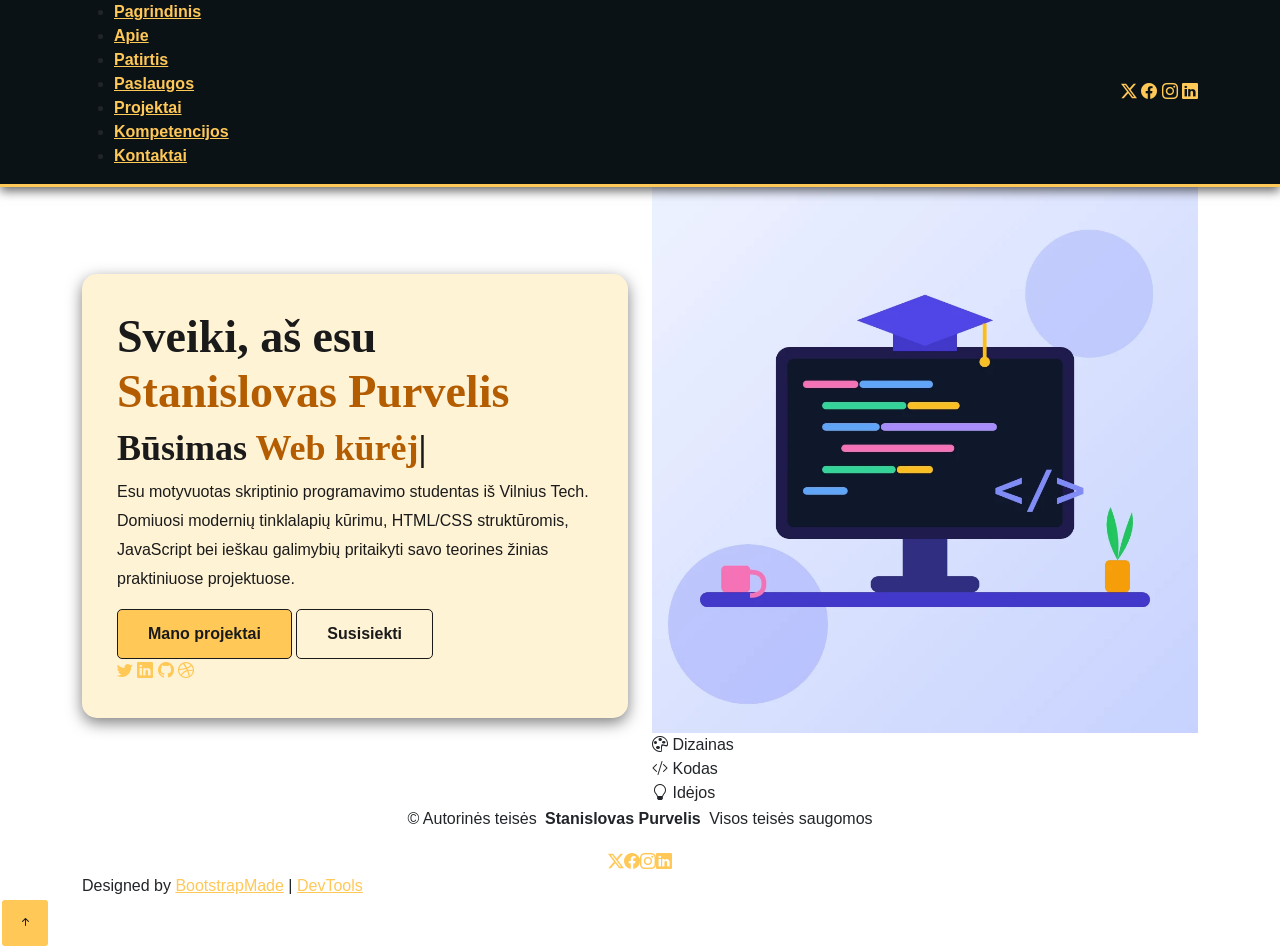
<file: index.html>
<!DOCTYPE html>
<html lang="lt">

<head>
  <meta charset="utf-8">
  <meta content="width=device-width, initial-scale=1.0" name="viewport">
  <title>Mano CV</title>
  <meta name="description" content="Stanislovas Purvelis CV puslapis">
  <meta name="keywords" content="CV, gyvenimo aprašymas, Vilnius Tech, programavimas, Stanislovas Purvelis">
  <meta name="author" content="Stanislovas Purvelis">

  <!-- Favicons -->
  <link href="assets/img/favicon.png" rel="icon">
  <link href="assets/img/apple-touch-icon.png" rel="apple-touch-icon">

  <!-- Fonts -->
  <link href="https://fonts.googleapis.com" rel="preconnect">
  <link href="https://fonts.gstatic.com" rel="preconnect" crossorigin>
  <link href="https://fonts.googleapis.com/css2?family=Roboto:ital,wght@0,100;0,300;0,400;0,500;0,700;0,900;1,100;1,300;1,400;1,500;1,700;1,900&family=Poppins:ital,wght@0,100;0,200;0,300;0,400;0,500;0,600;0,700;0,800;0,900;1,100;1,200;1,300;1,400;1,500;1,600;1,700;1,800;1,900&family=Raleway:ital,wght@0,100;0,200;0,300;0,400;0,500;0,600;0,700;0,800;0,900;1,100;1,200;1,300;1,400;1,500;1,600;1,700;1,800;1,900&display=swap" rel="stylesheet">

  <!-- Vendor CSS Files -->
  <link href="assets/vendor/bootstrap/css/bootstrap.min.css" rel="stylesheet">
  <link href="assets/vendor/bootstrap-icons/bootstrap-icons.css" rel="stylesheet">
  <link href="assets/vendor/aos/aos.css" rel="stylesheet">
  <link href="assets/vendor/swiper/swiper-bundle.min.css" rel="stylesheet">
  <link href="assets/vendor/glightbox/css/glightbox.min.css" rel="stylesheet">

  <!-- Main CSS File -->
  <link href="assets/css/custom.css" rel="stylesheet">

  <!-- =======================================================
  * Template Name: FolioOne
  * Template URL: https://bootstrapmade.com/folioone-bootstrap-portfolio-website-template/
  * Updated: Aug 23 2025 with Bootstrap v5.3.7
  * Author: BootstrapMade.com
  * License: https://bootstrapmade.com/license/
  ======================================================== -->
</head>

<body class="index-page">

  <header id="header" class="header d-flex align-items-center light-background sticky-top">
    <div class="container position-relative d-flex align-items-center justify-content-between">

      <!-- <a href="index.html" class="logo d-flex align-items-center me-auto me-xl-0">
      <img src="assets/img/logo.webp" alt="">
      <h1 class="sitename">FolioOne</h1> 
    </a> -->

      <nav id="navmenu" class="navmenu">
        <ul>
          <li><a href="index.html" class="active">Pagrindinis</a></li>
          <li><a href="about.html">Apie</a></li>
          <li><a href="resume.html">Patirtis</a></li>
          <li><a href="services.html">Paslaugos</a></li>
          <li><a href="portfolio.html">Projektai</a></li>
          <li><a href="kompetencijos.html">Kompetencijos</a></li>
          <li><a href="contact.html">Kontaktai</a></li>
        </ul>
        <i class="mobile-nav-toggle d-xl-none bi bi-list"></i>
      </nav>

      <div class="header-social-links">
        <a href="#" class="twitter"><i class="bi bi-twitter-x"></i></a>
        <a href="#" class="facebook"><i class="bi bi-facebook"></i></a>
        <a href="#" class="instagram"><i class="bi bi-instagram"></i></a>
        <a href="#" class="linkedin"><i class="bi bi-linkedin"></i></a>
      </div>

    </div>
  </header>

  <main class="main">

    <!-- Hero Section -->
    <section id="hero" class="hero section">

      <div class="container" data-aos="fade-up" data-aos-delay="100">

        <div class="row gy-4 align-items-center">
          <div class="col-lg-6 order-2 order-lg-1">
            <div class="hero-content">
              <h1 data-aos="fade-up" data-aos-delay="200">Sveiki, aš esu <span class="highlight">Stanislovas Purvelis</span></h1>
              <h2 data-aos="fade-up" data-aos-delay="300">Būsimas <span class="typed" data-typed-items="Web kūrėjas, IT studentas, Skriptų autorius"></span></h2>
              <p data-aos="fade-up" data-aos-delay="400">Esu motyvuotas skriptinio programavimo studentas iš Vilnius Tech. Domiuosi modernių tinklalapių kūrimu, HTML/CSS struktūromis, JavaScript bei ieškau galimybių pritaikyti savo teorines žinias praktiniuose projektuose.</p>
              <div class="hero-actions" data-aos="fade-up" data-aos-delay="500">
                <a href="portfolio.html" class="btn btn-primary">Mano projektai</a>
                <a href="contact.html" class="btn btn-outline">Susisiekti</a>
              </div>
              <div class="social-links" data-aos="fade-up" data-aos-delay="600">
                <a href="#"><i class="bi bi-twitter"></i></a>
                <a href="#"><i class="bi bi-linkedin"></i></a>
                <a href="#"><i class="bi bi-github"></i></a>
                <a href="#"><i class="bi bi-dribbble"></i></a>
              </div>
            </div>
          </div>
          <div class="col-lg-6 order-1 order-lg-2">
            <div class="hero-image" data-aos="zoom-in" data-aos-delay="300">
              <div class="image-wrapper">
                <img src="assets/img/profile/stanislovas-profile.webp" alt="Programuotojo darbo stalas su kodu monitoriuje" class="img-fluid">
                <div class="floating-elements">
                  <div class="floating-card design" data-aos="fade-left" data-aos-delay="700">
                    <i class="bi bi-palette"></i>
                    <span>Dizainas</span>
                  </div>
                  <div class="floating-card code" data-aos="fade-right" data-aos-delay="800">
                    <i class="bi bi-code-slash"></i>
                    <span>Kodas</span>
                  </div>
                  <div class="floating-card creativity" data-aos="fade-up" data-aos-delay="900">
                    <i class="bi bi-lightbulb"></i>
                    <span>Idėjos</span>
                  </div>
                </div>
              </div>
            </div>
          </div>
        </div>

      </div>

    </section><!-- /Hero Section -->

  </main>

  <footer id="footer" class="footer">

    <div class="container">
      <div class="copyright text-center ">
        <p>© <span>Autorinės teisės</span> <strong class="px-1 sitename">Stanislovas Purvelis</strong> <span>Visos teisės saugomos<br></span></p>
      </div>
      <div class="social-links d-flex justify-content-center">
        <a href=""><i class="bi bi-twitter-x"></i></a>
        <a href=""><i class="bi bi-facebook"></i></a>
        <a href=""><i class="bi bi-instagram"></i></a>
        <a href=""><i class="bi bi-linkedin"></i></a>
      </div>
      <div class="credits">
        <!-- All the links in the footer should remain intact. -->
        <!-- You can delete the links only if you've purchased the pro version. -->
        <!-- Licensing information: https://bootstrapmade.com/license/ -->
        <!-- Purchase the pro version with working PHP/AJAX contact form: [buy-url] -->
        Designed by <a href="https://bootstrapmade.com/">BootstrapMade</a> | <a href="https://bootstrapmade.com/tools/">DevTools</a>
      </div>
    </div>

  </footer>

  <!-- Scroll Top -->
  <a href="#" id="scroll-top" class="scroll-top d-flex align-items-center justify-content-center"><i class="bi bi-arrow-up-short"></i></a>

  <!-- Preloader -->
  <div id="preloader"></div>

  <!-- Vendor JS Files -->
  <script src="assets/vendor/bootstrap/js/bootstrap.bundle.min.js"></script>
  <script src="assets/vendor/php-email-form/validate.js"></script>
  <script src="assets/vendor/aos/aos.js"></script>
  <script src="assets/vendor/typed.js/typed.umd.js"></script>
  <script src="assets/vendor/waypoints/noframework.waypoints.js"></script>
  <script src="assets/vendor/purecounter/purecounter_vanilla.js"></script>
  <script src="assets/vendor/swiper/swiper-bundle.min.js"></script>
  <script src="assets/vendor/imagesloaded/imagesloaded.pkgd.min.js"></script>
  <script src="assets/vendor/isotope-layout/isotope.pkgd.min.js"></script>
  <script src="assets/vendor/glightbox/js/glightbox.min.js"></script>

  <!-- Main JS File -->
  <script src="assets/js/main.js"></script>

</body>

</html>
</file>
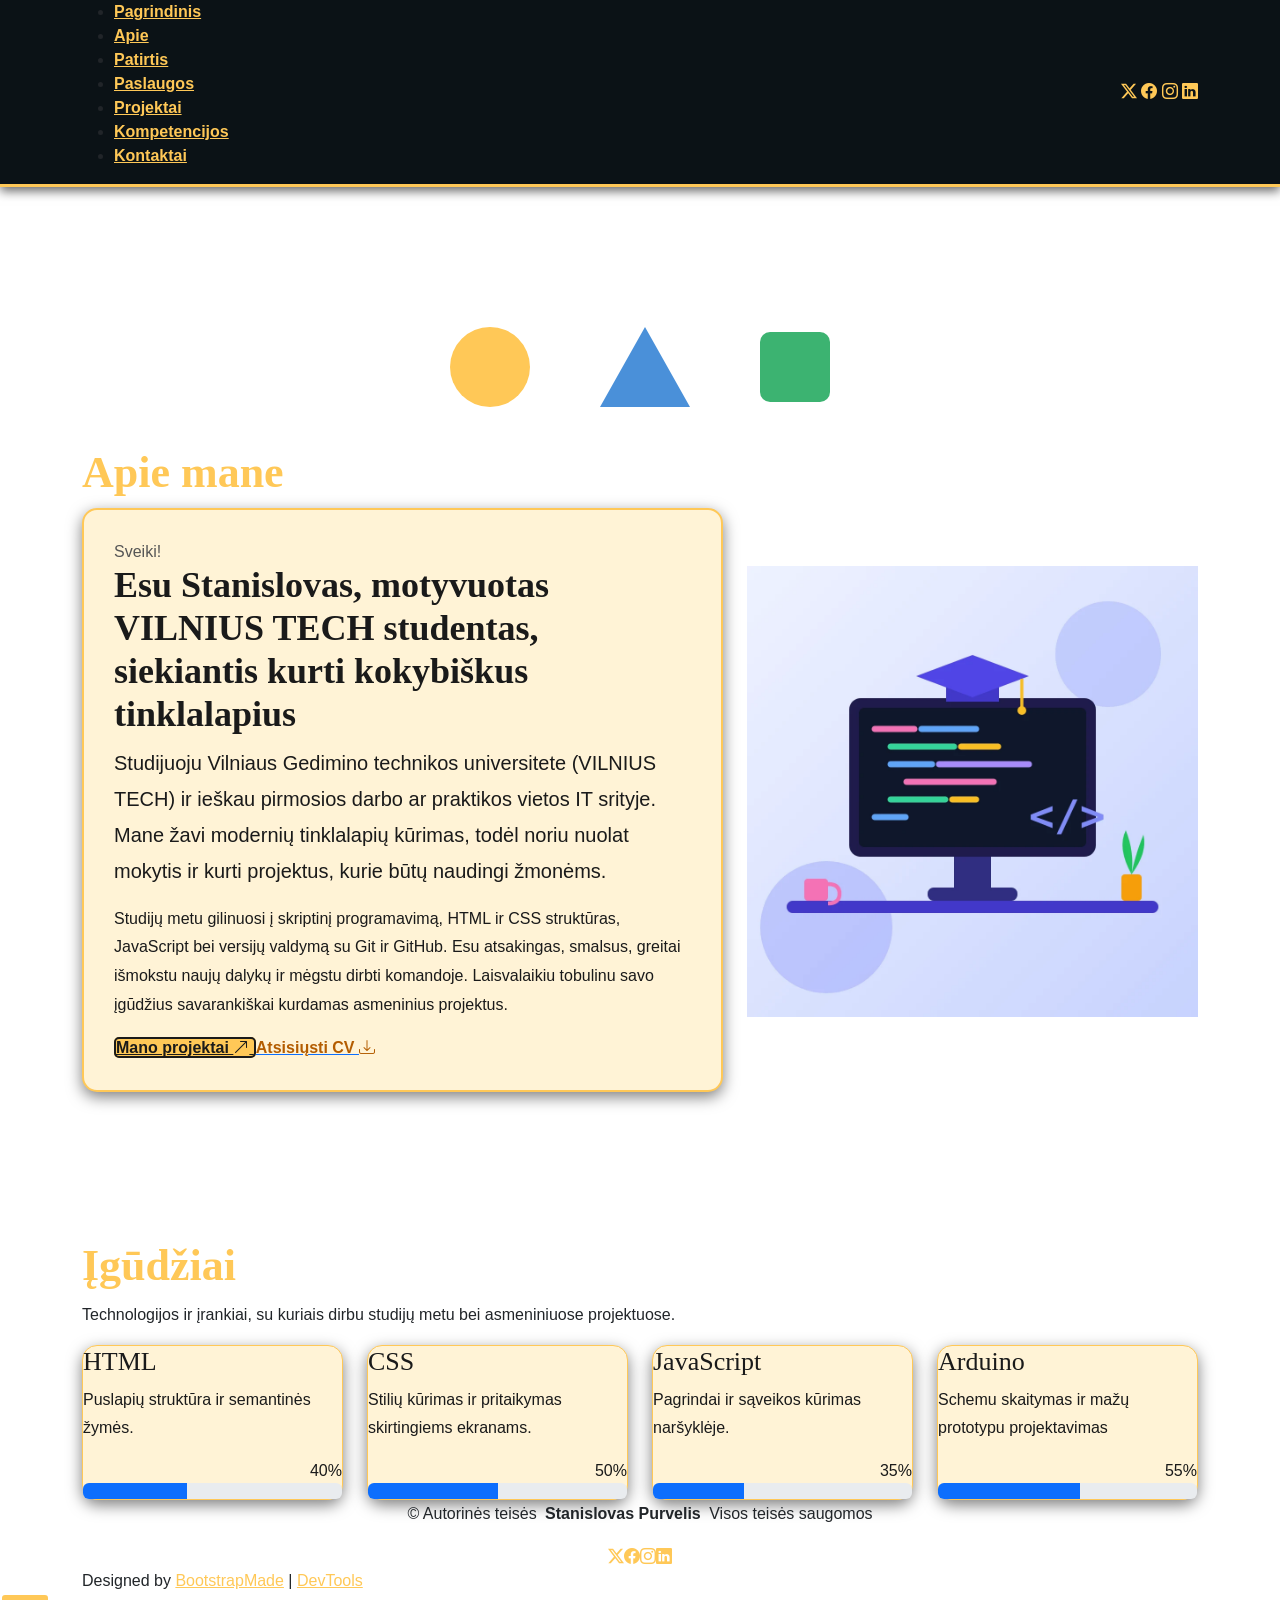
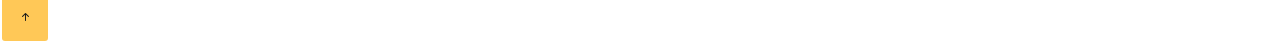
<file: about.html>
<!DOCTYPE html>
<html lang="lt">

<head>
  <meta charset="utf-8">
  <meta content="width=device-width, initial-scale=1.0" name="viewport">
  <title>Apie mane</title>
  <meta name="description" content="">
  <meta name="keywords" content="">

  <!-- Favicons -->
  <link href="assets/img/favicon.png" rel="icon">
  <link href="assets/img/apple-touch-icon.png" rel="apple-touch-icon">

  <!-- Fonts -->
  <link href="https://fonts.googleapis.com" rel="preconnect">
  <link href="https://fonts.gstatic.com" rel="preconnect" crossorigin>
  <link href="https://fonts.googleapis.com/css2?family=Roboto:ital,wght@0,100;0,300;0,400;0,500;0,700;0,900;1,100;1,300;1,400;1,500;1,700;1,900&family=Poppins:ital,wght@0,100;0,200;0,300;0,400;0,500;0,600;0,700;0,800;0,900;1,100;1,200;1,300;1,400;1,500;1,600;1,700;1,800;1,900&family=Raleway:ital,wght@0,100;0,200;0,300;0,400;0,500;0,600;0,700;0,800;0,900;1,100;1,200;1,300;1,400;1,500;1,600;1,700;1,800;1,900&display=swap" rel="stylesheet">

  <!-- Vendor CSS Files -->
  <link href="assets/vendor/bootstrap/css/bootstrap.min.css" rel="stylesheet">
  <link href="assets/vendor/bootstrap-icons/bootstrap-icons.css" rel="stylesheet">
  <link href="assets/vendor/aos/aos.css" rel="stylesheet">
  <link href="assets/vendor/swiper/swiper-bundle.min.css" rel="stylesheet">
  <link href="assets/vendor/glightbox/css/glightbox.min.css" rel="stylesheet">

  <!-- Main CSS File -->
  <link href="assets/css/custom.css" rel="stylesheet">

  <!-- =======================================================
  * Template Name: FolioOne
  * Template URL: https://bootstrapmade.com/folioone-bootstrap-portfolio-website-template/
  * Updated: Aug 23 2025 with Bootstrap v5.3.7
  * Author: BootstrapMade.com
  * License: https://bootstrapmade.com/license/
  ======================================================== -->
</head>

<body class="about-page">

  <header id="header" class="header d-flex align-items-center light-background sticky-top">
    <div class="container position-relative d-flex align-items-center justify-content-between">

      <!-- <a href="index.html" class="logo d-flex align-items-center me-auto me-xl-0">
      <img src="assets/img/logo.webp" alt="">
      <h1 class="sitename">FolioOne</h1> 
    </a> -->

      <nav id="navmenu" class="navmenu">
        <ul>
          <li><a href="index.html">Pagrindinis</a></li>
          <li><a href="about.html" class="active">Apie</a></li>
          <li><a href="resume.html">Patirtis</a></li>
          <li><a href="services.html">Paslaugos</a></li>
          <li><a href="portfolio.html">Projektai</a></li>
          <li><a href="kompetencijos.html">Kompetencijos</a></li>
          <li><a href="contact.html">Kontaktai</a></li>
        </ul>
        <i class="mobile-nav-toggle d-xl-none bi bi-list"></i>
      </nav>

      <div class="header-social-links">
        <a href="#" class="twitter"><i class="bi bi-twitter-x"></i></a>
        <a href="#" class="facebook"><i class="bi bi-facebook"></i></a>
        <a href="#" class="instagram"><i class="bi bi-instagram"></i></a>
        <a href="#" class="linkedin"><i class="bi bi-linkedin"></i></a>
      </div>

    </div>
  </header>

  <main class="main">

    <!-- About Section -->
    <section id="about" class="about section">

      <div class="container figuros">
        <div class="figura-apskritimas"></div>
        <div class="figura-trikampis"></div>
        <div class="figura-kvadratas"></div>
      </div>

      <!-- Section Title -->
      <div class="container section-title" data-aos="fade-up">
        <h2>Apie mane</h2>
      </div><!-- End Section Title -->

      <div class="container" data-aos="fade-up" data-aos-delay="100">

        <!-- Intro + Photo -->
        <div class="row align-items-center justify-content-between gy-5 mb-5">
          <div class="col-lg-7" data-aos="fade-right" data-aos-delay="150">
            <div class="intro-content">
              <span class="eyebrow">Sveiki!</span>
              <h2 class="headline">Esu Stanislovas, motyvuotas VILNIUS TECH studentas, siekiantis kurti kokybiškus tinklalapius</h2>
              <p class="lead">
                Studijuoju Vilniaus Gedimino technikos universitete (VILNIUS TECH) ir ieškau pirmosios darbo ar praktikos vietos IT srityje. Mane žavi modernių tinklalapių kūrimas, todėl noriu nuolat mokytis ir kurti projektus, kurie būtų naudingi žmonėms.
              </p>
              <p>
                Studijų metu gilinuosi į skriptinį programavimą, HTML ir CSS struktūras, JavaScript bei versijų valdymą su Git ir GitHub. Esu atsakingas, smalsus, greitai išmokstu naujų dalykų ir mėgstu dirbti komandoje. Laisvalaikiu tobulinu savo įgūdžius savarankiškai kurdamas asmeninius projektus.
              </p>

              <div class="cta-group">
                <a href="#portfolio" class="btn-ghost">
                  Mano projektai <i class="bi bi-arrow-up-right"></i>
                </a>
                <a href="#" class="link-underline">
                  Atsisiųsti CV <i class="bi bi-download"></i>
                </a>
              </div>
            </div>
          </div>

          <div class="col-lg-5" data-aos="zoom-in" data-aos-delay="250">
            <figure class="profile-figure text-center text-lg-end">
              <img src="assets/img/profile/stanislovas-profile.webp" alt="Programuotojo darbo vietos iliustracija" class="img-fluid profile-photo">
            </figure>
          </div>
        </div>
        <!-- End Intro + Photo -->
      </div>
    </section><!-- /About Section -->

    <!-- Skills Section -->
    <section id="skills" class="skills section">

      <!-- Section Title -->
      <div class="container section-title" data-aos="fade-up">
        <h2>Įgūdžiai</h2>
        <p>Technologijos ir įrankiai, su kuriais dirbu studijų metu bei asmeniniuose projektuose.</p>
      </div><!-- End Section Title -->

      <div class="container" data-aos="fade-up" data-aos-delay="100">

        <div class="row g-4 skills-animation">

          <div class="col-md-6 col-lg-3" data-aos="fade-up" data-aos-delay="100">
            <div class="skill-box">
              <h3>HTML</h3>
              <p>Puslapių struktūra ir semantinės žymės.</p>
              <span class="text-end d-block">40%</span>
              <div class="progress">
                <div class="progress-bar" role="progressbar" aria-valuenow="40" aria-valuemin="0" aria-valuemax="100"></div>
              </div>
            </div>
          </div>

          <div class="col-md-6 col-lg-3" data-aos="fade-up" data-aos-delay="200">
            <div class="skill-box">
              <h3>CSS</h3>
              <p>Stilių kūrimas ir pritaikymas skirtingiems ekranams.</p>
              <span class="text-end d-block">50%</span>
              <div class="progress">
                <div class="progress-bar" role="progressbar" aria-valuenow="50" aria-valuemin="0" aria-valuemax="100"></div>
              </div>
            </div>
          </div>

          <div class="col-md-6 col-lg-3" data-aos="fade-up" data-aos-delay="300">
            <div class="skill-box">
              <h3>JavaScript</h3>
              <p>Pagrindai ir sąveikos kūrimas naršyklėje.</p>
              <span class="text-end d-block">35%</span>
              <div class="progress">
                <div class="progress-bar" role="progressbar" aria-valuenow="35" aria-valuemin="0" aria-valuemax="100"></div>
              </div>
            </div>
          </div>

          <div class="col-md-6 col-lg-3" data-aos="fade-up" data-aos-delay="400">
            <div class="skill-box">
              <h3>Arduino</h3>
              <p>Schemu skaitymas ir mažų prototypu projektavimas</p>
              <span class="text-end d-block">55%</span>
              <div class="progress">
                <div class="progress-bar" role="progressbar" aria-valuenow="55" aria-valuemin="0" aria-valuemax="100">
                </div>
              </div>
            </div>
          </div>

        </div>

      </div>

    </section><!-- /Skills Section -->
  </main>

  <footer id="footer" class="footer">

    <div class="container">
      <div class="copyright text-center ">
        <p>© <span>Autorinės teisės</span> <strong class="px-1 sitename">Stanislovas Purvelis</strong> <span>Visos teisės saugomos<br></span></p>
      </div>
      <div class="social-links d-flex justify-content-center">
        <a href=""><i class="bi bi-twitter-x"></i></a>
        <a href=""><i class="bi bi-facebook"></i></a>
        <a href=""><i class="bi bi-instagram"></i></a>
        <a href=""><i class="bi bi-linkedin"></i></a>
      </div>
      <div class="credits">
        <!-- All the links in the footer should remain intact. -->
        <!-- You can delete the links only if you've purchased the pro version. -->
        <!-- Licensing information: https://bootstrapmade.com/license/ -->
        <!-- Purchase the pro version with working PHP/AJAX contact form: [buy-url] -->
        Designed by <a href="https://bootstrapmade.com/">BootstrapMade</a> | <a href="https://bootstrapmade.com/tools/">DevTools</a>
      </div>
    </div>

  </footer>

  <!-- Scroll Top -->
  <a href="#" id="scroll-top" class="scroll-top d-flex align-items-center justify-content-center"><i class="bi bi-arrow-up-short"></i></a>

  <!-- Preloader -->
  <div id="preloader"></div>

  <!-- Vendor JS Files -->
  <script src="assets/vendor/bootstrap/js/bootstrap.bundle.min.js"></script>
  <script src="assets/vendor/php-email-form/validate.js"></script>
  <script src="assets/vendor/aos/aos.js"></script>
  <script src="assets/vendor/typed.js/typed.umd.js"></script>
  <script src="assets/vendor/waypoints/noframework.waypoints.js"></script>
  <script src="assets/vendor/purecounter/purecounter_vanilla.js"></script>
  <script src="assets/vendor/swiper/swiper-bundle.min.js"></script>
  <script src="assets/vendor/imagesloaded/imagesloaded.pkgd.min.js"></script>
  <script src="assets/vendor/isotope-layout/isotope.pkgd.min.js"></script>
  <script src="assets/vendor/glightbox/js/glightbox.min.js"></script>

  <!-- Main JS File -->
  <script src="assets/js/main.js"></script>

</body>

</html>
</file>
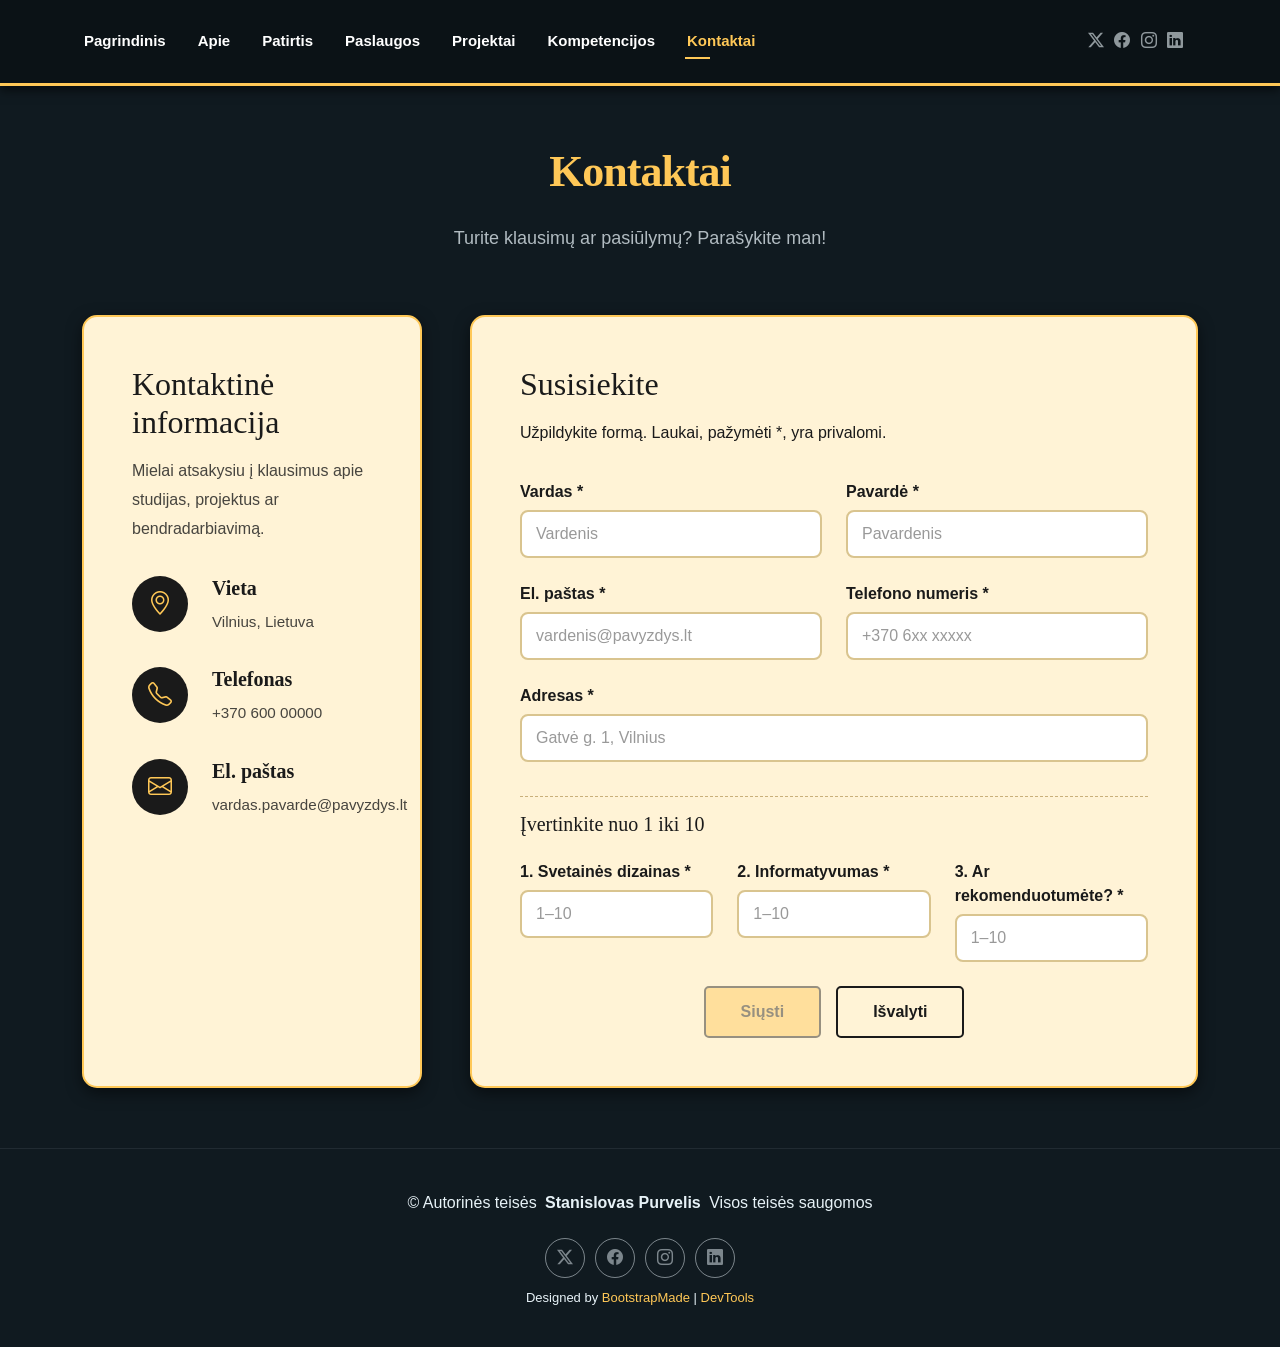
<file: contact.html>
<!DOCTYPE html>
<html lang="lt">

<head>
  <meta charset="utf-8">
  <meta content="width=device-width, initial-scale=1.0" name="viewport">
  <title>Kontaktai</title>
  <meta name="description" content="">
  <meta name="keywords" content="">

  <!-- Favicons -->
  <link href="assets/img/audicon.png" rel="icon">
  <link href="assets/img/apple-touch-icon.png" rel="apple-touch-icon">

  <!-- Fonts -->
  <link href="https://fonts.googleapis.com" rel="preconnect">
  <link href="https://fonts.gstatic.com" rel="preconnect" crossorigin>
  <link href="https://fonts.googleapis.com/css2?family=Roboto:ital,wght@0,100;0,300;0,400;0,500;0,700;0,900;1,100;1,300;1,400;1,500;1,700;1,900&family=Poppins:ital,wght@0,100;0,200;0,300;0,400;0,500;0,600;0,700;0,800;0,900;1,100;1,200;1,300;1,400;1,500;1,600;1,700;1,800;1,900&family=Raleway:ital,wght@0,100;0,200;0,300;0,400;0,500;0,600;0,700;0,800;0,900;1,100;1,200;1,300;1,400;1,500;1,600;1,700;1,800;1,900&display=swap" rel="stylesheet">

  <!-- Vendor CSS Files -->
  <link href="assets/vendor/bootstrap/css/bootstrap.min.css" rel="stylesheet">
  <link href="assets/vendor/bootstrap-icons/bootstrap-icons.css" rel="stylesheet">
  <link href="assets/vendor/aos/aos.css" rel="stylesheet">
  <link href="assets/vendor/swiper/swiper-bundle.min.css" rel="stylesheet">
  <link href="assets/vendor/glightbox/css/glightbox.min.css" rel="stylesheet">

  <!-- Main CSS File -->
  <link href="assets/css/main.css" rel="stylesheet">
  <link href="assets/css/custom.css" rel="stylesheet">

  <!-- =======================================================
  * Template Name: FolioOne
  * Template URL: https://bootstrapmade.com/folioone-bootstrap-portfolio-website-template/
  * Updated: Aug 23 2025 with Bootstrap v5.3.7
  * Author: BootstrapMade.com
  * License: https://bootstrapmade.com/license/
  ======================================================== -->
</head>

<body class="contact-page">

  <header id="header" class="header d-flex align-items-center light-background sticky-top">
    <div class="container position-relative d-flex align-items-center justify-content-between">

      <!-- <a href="index.html" class="logo d-flex align-items-center me-auto me-xl-0">
      <img src="assets/img/logo.webp" alt="">
      <h1 class="sitename">FolioOne</h1> 
    </a> -->

      <nav id="navmenu" class="navmenu">
        <ul>
          <li><a href="index.html">Pagrindinis</a></li>
          <li><a href="about.html">Apie</a></li>
          <li><a href="resume.html">Patirtis</a></li>
          <li><a href="services.html">Paslaugos</a></li>
          <li><a href="portfolio.html">Projektai</a></li>
          <li><a href="kompetencijos.html">Kompetencijos</a></li>
          <li><a href="contact.html" class="active">Kontaktai</a></li>
        </ul>
        <i class="mobile-nav-toggle d-xl-none bi bi-list"></i>
      </nav>

      <div class="header-social-links">
        <a href="#" class="twitter"><i class="bi bi-twitter-x"></i></a>
        <a href="#" class="facebook"><i class="bi bi-facebook"></i></a>
        <a href="#" class="instagram"><i class="bi bi-instagram"></i></a>
        <a href="#" class="linkedin"><i class="bi bi-linkedin"></i></a>
      </div>

    </div>
  </header>

  <main class="main">

    <!-- Contact Section -->
    <section id="contact" class="contact section">

      <!-- Section Title -->
      <div class="container section-title" data-aos="fade-up">
        <h2>Kontaktai</h2>
        <p>Turite klausimų ar pasiūlymų? Parašykite man!</p>
      </div><!-- End Section Title -->

      <div class="container" data-aos="fade-up" data-aos-delay="100">

        <div class="row g-4 g-lg-5">
          <div class="col-lg-4">
            <div class="info-box" data-aos="fade-up" data-aos-delay="200">
              <h3>Kontaktinė informacija</h3>
              <p>Mielai atsakysiu į klausimus apie studijas, projektus ar bendradarbiavimą.</p>

              <div class="info-item" data-aos="fade-up" data-aos-delay="300">
                <div class="icon-box">
                  <i class="bi bi-geo-alt"></i>
                </div>
                <div class="content">
                  <h4>Vieta</h4>
                  <p>Vilnius, Lietuva</p>
                </div>
              </div>

              <div class="info-item" data-aos="fade-up" data-aos-delay="400">
                <div class="icon-box">
                  <i class="bi bi-telephone"></i>
                </div>
                <div class="content">
                  <h4>Telefonas</h4>
                  <p>+370 600 00000</p>
                </div>
              </div>

              <div class="info-item" data-aos="fade-up" data-aos-delay="500">
                <div class="icon-box">
                  <i class="bi bi-envelope"></i>
                </div>
                <div class="content">
                  <h4>El. paštas</h4>
                  <p>vardas.pavarde@pavyzdys.lt</p>
                </div>
              </div>
            </div>
          </div>

          <div class="col-lg-8">
            <div class="contact-form" data-aos="fade-up" data-aos-delay="300">
              <h3>Susisiekite</h3>
              <p>Užpildykite formą. Laukai, pažymėti *, yra privalomi.</p>

              <form id="kontaktuForma" novalidate>
                <div class="row gy-4">

                  <div class="col-md-6">
                    <label for="vardas" class="form-label">Vardas *</label>
                    <input type="text" id="vardas" name="vardas" class="form-control" placeholder="Vardenis" required>
                    <div class="invalid-feedback"></div>
                  </div>

                  <div class="col-md-6">
                    <label for="pavarde" class="form-label">Pavardė *</label>
                    <input type="text" id="pavarde" name="pavarde" class="form-control" placeholder="Pavardenis" required>
                    <div class="invalid-feedback"></div>
                  </div>

                  <div class="col-md-6">
                    <label for="elPastas" class="form-label">El. paštas *</label>
                    <input type="email" id="elPastas" name="elPastas" class="form-control" placeholder="vardenis@pavyzdys.lt" required>
                    <div class="invalid-feedback"></div>
                  </div>

                  <div class="col-md-6">
                    <label for="telefonas" class="form-label">Telefono numeris *</label>
                    <input type="tel" id="telefonas" name="telefonas" class="form-control" placeholder="+370 6xx xxxxx" required maxlength="14">
                    <div class="invalid-feedback"></div>
                  </div>

                  <div class="col-12">
                    <label for="adresas" class="form-label">Adresas *</label>
                    <input type="text" id="adresas" name="adresas" class="form-control" placeholder="Gatvė g. 1, Vilnius" required>
                    <div class="invalid-feedback"></div>
                  </div>

                  
                  <div class="col-12">
                    <h4 class="vertinimo-antraste">Įvertinkite nuo 1 iki 10</h4>
                  </div>

                  <div class="col-md-4">
                    <label for="klausimas1" class="form-label">1. Svetainės dizainas *</label>
                    <input type="number" id="klausimas1" name="klausimas1" class="form-control" min="1" max="10" placeholder="1–10" required>
                    <div class="invalid-feedback"></div>
                  </div>

                  <div class="col-md-4">
                    <label for="klausimas2" class="form-label">2. Informatyvumas *</label>
                    <input type="number" id="klausimas2" name="klausimas2" class="form-control" min="1" max="10" placeholder="1–10" required>
                    <div class="invalid-feedback"></div>
                  </div>

                  <div class="col-md-4">
                    <label for="klausimas3" class="form-label">3. Ar rekomenduotumėte? *</label>
                    <input type="number" id="klausimas3" name="klausimas3" class="form-control" min="1" max="10" placeholder="1–10" required>
                    <div class="invalid-feedback"></div>
                  </div>

                  
                  <div class="col-12 text-center formos-mygtukai">
                    <button type="submit" id="siustiMygtukas" class="btn" disabled>Siųsti</button>
                    <button type="button" id="isvalytiMygtukas" class="btn btn-isvalyti">Išvalyti</button>
                  </div>

                </div>
              </form>

              
              <div id="formosRezultatai" class="formos-rezultatai"></div>

            </div>
          </div>

        </div>

      </div>

    </section><!-- /Contact Section -->

  </main>

  <footer id="footer" class="footer">

    <div class="container">
      <div class="copyright text-center ">
        <p>© <span>Autorinės teisės</span> <strong class="px-1 sitename">Stanislovas Purvelis</strong> <span>Visos teisės saugomos<br></span></p>
      </div>
      <div class="social-links d-flex justify-content-center">
        <a href=""><i class="bi bi-twitter-x"></i></a>
        <a href=""><i class="bi bi-facebook"></i></a>
        <a href=""><i class="bi bi-instagram"></i></a>
        <a href=""><i class="bi bi-linkedin"></i></a>
      </div>
      <div class="credits">
        <!-- All the links in the footer should remain intact. -->
        <!-- You can delete the links only if you've purchased the pro version. -->
        <!-- Licensing information: https://bootstrapmade.com/license/ -->
        <!-- Purchase the pro version with working PHP/AJAX contact form: [buy-url] -->
        Designed by <a href="https://bootstrapmade.com/">BootstrapMade</a> | <a href="https://bootstrapmade.com/tools/">DevTools</a>
      </div>
    </div>

  </footer>

  <!-- Scroll Top -->
  <a href="#" id="scroll-top" class="scroll-top d-flex align-items-center justify-content-center"><i class="bi bi-arrow-up-short"></i></a>

  <!-- Preloader -->
  <div id="preloader"></div>

  <!-- Vendor JS Files -->
  <script src="assets/vendor/bootstrap/js/bootstrap.bundle.min.js"></script>
  <script src="assets/vendor/php-email-form/validate.js"></script>
  <script src="assets/vendor/aos/aos.js"></script>
  <script src="assets/vendor/typed.js/typed.umd.js"></script>
  <script src="assets/vendor/waypoints/noframework.waypoints.js"></script>
  <script src="assets/vendor/purecounter/purecounter_vanilla.js"></script>
  <script src="assets/vendor/swiper/swiper-bundle.min.js"></script>
  <script src="assets/vendor/imagesloaded/imagesloaded.pkgd.min.js"></script>
  <script src="assets/vendor/isotope-layout/isotope.pkgd.min.js"></script>
  <script src="assets/vendor/glightbox/js/glightbox.min.js"></script>

  <!-- Main JS File -->
  <script src="assets/js/main.js"></script>
  <script src="assets/js/custom.js"></script>

</body>

</html>
</file>
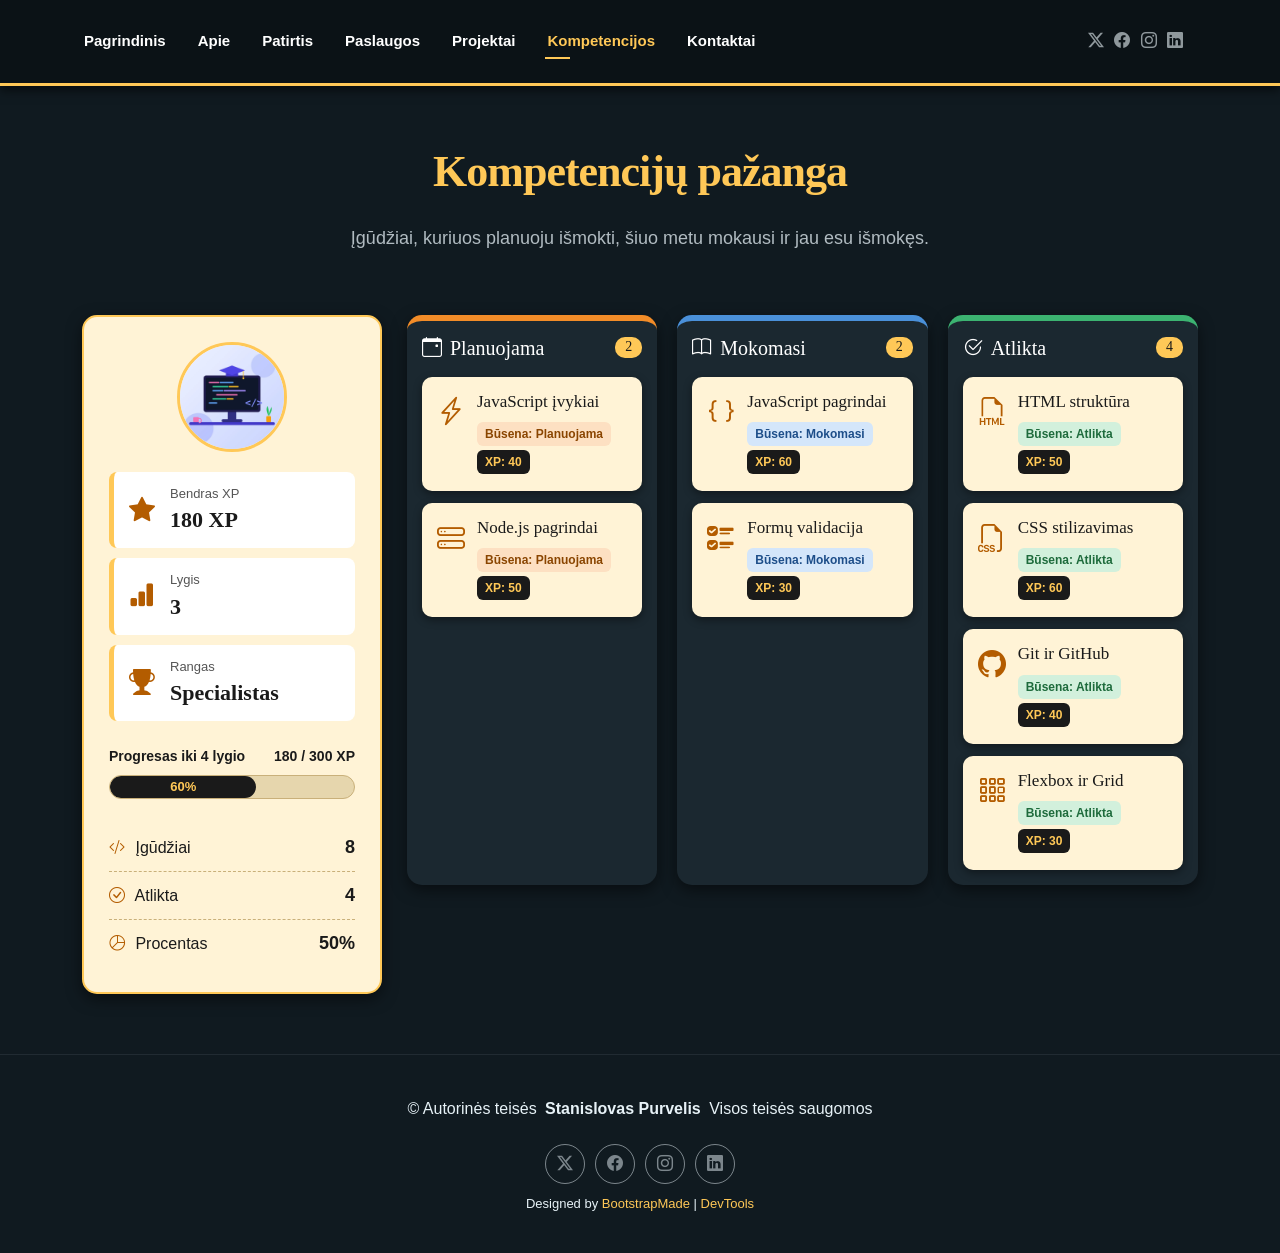
<file: kompetencijos.html>
<!DOCTYPE html>
<html lang="lt">

<head>
  <meta charset="utf-8">
  <meta content="width=device-width, initial-scale=1.0" name="viewport">
  <title>Kompetencijų pažanga</title>
  <meta name="description" content="Stanislovo Purvelio kompetencijų pažanga">
  <meta name="author" content="Stanislovas Purvelis">
  <meta name="keywords" content="">

  <!-- Favicons -->
  <link href="assets/img/favicon.png" rel="icon">
  <link href="assets/img/apple-touch-icon.png" rel="apple-touch-icon">

  <!-- Fonts -->
  <link href="https://fonts.googleapis.com" rel="preconnect">
  <link href="https://fonts.gstatic.com" rel="preconnect" crossorigin>
  <link href="https://fonts.googleapis.com/css2?family=Roboto:ital,wght@0,100;0,300;0,400;0,500;0,700;0,900;1,100;1,300;1,400;1,500;1,700;1,900&family=Poppins:ital,wght@0,100;0,200;0,300;0,400;0,500;0,600;0,700;0,800;0,900;1,100;1,200;1,300;1,400;1,500;1,600;1,700;1,800;1,900&family=Raleway:ital,wght@0,100;0,200;0,300;0,400;0,500;0,600;0,700;0,800;0,900;1,100;1,200;1,300;1,400;1,500;1,600;1,700;1,800;1,900&display=swap" rel="stylesheet">

  <!-- Vendor CSS Files -->
  <link href="assets/vendor/bootstrap/css/bootstrap.min.css" rel="stylesheet">
  <link href="assets/vendor/bootstrap-icons/bootstrap-icons.css" rel="stylesheet">
  <link href="assets/vendor/aos/aos.css" rel="stylesheet">
  <link href="assets/vendor/swiper/swiper-bundle.min.css" rel="stylesheet">
  <link href="assets/vendor/glightbox/css/glightbox.min.css" rel="stylesheet">

  <!-- Main CSS File -->
  <link href="assets/css/main.css" rel="stylesheet">
  <link href="assets/css/custom.css" rel="stylesheet">

  <!-- =======================================================
  * Template Name: FolioOne
  * Template URL: https://bootstrapmade.com/folioone-bootstrap-portfolio-website-template/
  * Updated: Aug 23 2025 with Bootstrap v5.3.7
  * Author: BootstrapMade.com
  * License: https://bootstrapmade.com/license/
  ======================================================== -->
</head>

<body class="kompetencijos-page">

  <header id="header" class="header d-flex align-items-center light-background sticky-top">
    <div class="container position-relative d-flex align-items-center justify-content-between">

      <!-- <a href="index.html" class="logo d-flex align-items-center me-auto me-xl-0">
      <img src="assets/img/logo.webp" alt="">
      <h1 class="sitename">FolioOne</h1> 
    </a> -->

      <nav id="navmenu" class="navmenu">
        <ul>
          <li><a href="index.html">Pagrindinis</a></li>
          <li><a href="about.html">Apie</a></li>
          <li><a href="resume.html">Patirtis</a></li>
          <li><a href="services.html">Paslaugos</a></li>
          <li><a href="portfolio.html">Projektai</a></li>
          <li><a href="kompetencijos.html" class="active">Kompetencijos</a></li>
          <li><a href="contact.html">Kontaktai</a></li>
        </ul>
        <i class="mobile-nav-toggle d-xl-none bi bi-list"></i>
      </nav>

      <div class="header-social-links">
        <a href="#" class="twitter"><i class="bi bi-twitter-x"></i></a>
        <a href="#" class="facebook"><i class="bi bi-facebook"></i></a>
        <a href="#" class="instagram"><i class="bi bi-instagram"></i></a>
        <a href="#" class="linkedin"><i class="bi bi-linkedin"></i></a>
      </div>

    </div>
  </header>

  <main class="main">

    <!-- Kompetencijų pažangos modulis -->
    <section id="kompetencijos" class="kompetencijos section">

      <!-- Section Title -->
      <div class="container section-title" data-aos="fade-up">
        <h2>Kompetencijų pažanga</h2>
        <p>Įgūdžiai, kuriuos planuoju išmokti, šiuo metu mokausi ir jau esu išmokęs.</p>
      </div><!-- End Section Title -->

      <div class="container" data-aos="fade-up" data-aos-delay="100">

        <!-- Visas modulis: kairėje informacija, dešinėje lenta (CSS Grid) -->
        <div class="komp-modulis">

          <!-- ===== KAIRĖ PUSĖ: XP, lygis, rangas, progresas, statistika ===== -->
          <aside class="komp-panelis">

            <img src="assets/img/profile/stanislovas-profile.webp" alt="Stanislovo Purvelio profilio paveikslėlis" class="komp-foto">

            <!-- 3. XP, lygis ir rangas -->
            <div class="komp-info">
              <div class="info-langelis">
                <i class="bi bi-star-fill"></i>
                <div>
                  <span class="info-pavadinimas">Bendras XP</span>
                  <strong class="info-reiksme">180 XP</strong>
                </div>
              </div>
              <div class="info-langelis">
                <i class="bi bi-bar-chart-fill"></i>
                <div>
                  <span class="info-pavadinimas">Lygis</span>
                  <strong class="info-reiksme">3</strong>
                </div>
              </div>
              <div class="info-langelis">
                <i class="bi bi-trophy-fill"></i>
                <div>
                  <span class="info-pavadinimas">Rangas</span>
                  <strong class="info-reiksme">Specialistas</strong>
                </div>
              </div>
            </div>

            <!-- 4. Progreso juosta iki kito lygio -->
            <div class="xp-progresas">
              <div class="xp-progresas-tekstas">
                <span>Progresas iki 4 lygio</span>
                <span>180 / 300 XP</span>
              </div>
              <div class="xp-juosta">
                <div class="xp-juosta-uzpildyta" style="width: 60%;">60%</div>
              </div>
            </div>

            <!-- 5. Statistika -->
            <ul class="komp-statistika">
              <li><span><i class="bi bi-code-slash"></i> Įgūdžiai</span> <strong>8</strong></li>
              <li><span><i class="bi bi-check-circle"></i> Atlikta</span> <strong>4</strong></li>
              <li><span><i class="bi bi-pie-chart"></i> Procentas</span> <strong>50%</strong></li>
            </ul>

          </aside>

          <!-- ===== DEŠINĖ PUSĖ: įgūdžių lenta (Kanban) ===== -->
          <div class="kanban">

            <!-- Kategorija: Planuojama -->
            <div class="kanban-col planuojama">
              <h3 class="kanban-title"><i class="bi bi-calendar-event"></i> Planuojama <span class="kiekis">2</span></h3>

              <!-- Įgūdžio kortelė -->
              <div class="skill-card">
                <i class="bi bi-lightning-charge skill-icon"></i>
                <div class="skill-text">
                  <h4>JavaScript įvykiai</h4>
                  <span class="busena">Būsena: Planuojama</span>
                  <span class="xp">XP: 40</span>
                </div>
              </div>

              <!-- Įgūdžio kortelė -->
              <div class="skill-card">
                <i class="bi bi-hdd-stack skill-icon"></i>
                <div class="skill-text">
                  <h4>Node.js pagrindai</h4>
                  <span class="busena">Būsena: Planuojama</span>
                  <span class="xp">XP: 50</span>
                </div>
              </div>

            </div>

            <!-- Kategorija: Mokomasi -->
            <div class="kanban-col mokomasi">
              <h3 class="kanban-title"><i class="bi bi-book"></i> Mokomasi <span class="kiekis">2</span></h3>

              <!-- Įgūdžio kortelė -->
              <div class="skill-card">
                <i class="bi bi-braces skill-icon"></i>
                <div class="skill-text">
                  <h4>JavaScript pagrindai</h4>
                  <span class="busena">Būsena: Mokomasi</span>
                  <span class="xp">XP: 60</span>
                </div>
              </div>

              <!-- Įgūdžio kortelė -->
              <div class="skill-card">
                <i class="bi bi-ui-checks skill-icon"></i>
                <div class="skill-text">
                  <h4>Formų validacija</h4>
                  <span class="busena">Būsena: Mokomasi</span>
                  <span class="xp">XP: 30</span>
                </div>
              </div>

            </div>

            <!-- Kategorija: Atlikta -->
            <div class="kanban-col atlikta">
              <h3 class="kanban-title"><i class="bi bi-check2-circle"></i> Atlikta <span class="kiekis">4</span></h3>

              <!-- Įgūdžio kortelė -->
              <div class="skill-card">
                <i class="bi bi-filetype-html skill-icon"></i>
                <div class="skill-text">
                  <h4>HTML struktūra</h4>
                  <span class="busena">Būsena: Atlikta</span>
                  <span class="xp">XP: 50</span>
                </div>
              </div>

              <!-- Įgūdžio kortelė -->
              <div class="skill-card">
                <i class="bi bi-filetype-css skill-icon"></i>
                <div class="skill-text">
                  <h4>CSS stilizavimas</h4>
                  <span class="busena">Būsena: Atlikta</span>
                  <span class="xp">XP: 60</span>
                </div>
              </div>

              <!-- Įgūdžio kortelė -->
              <div class="skill-card">
                <i class="bi bi-github skill-icon"></i>
                <div class="skill-text">
                  <h4>Git ir GitHub</h4>
                  <span class="busena">Būsena: Atlikta</span>
                  <span class="xp">XP: 40</span>
                </div>
              </div>

              <!-- Įgūdžio kortelė -->
              <div class="skill-card">
                <i class="bi bi-grid-3x3-gap skill-icon"></i>
                <div class="skill-text">
                  <h4>Flexbox ir Grid</h4>
                  <span class="busena">Būsena: Atlikta</span>
                  <span class="xp">XP: 30</span>
                </div>
              </div>

            </div>

          </div><!-- End Kanban -->

        </div><!-- End komp-modulis -->

      </div>

    </section><!-- /Kompetencijų pažangos modulis -->

  </main>

  <footer id="footer" class="footer">

    <div class="container">
      <div class="copyright text-center ">
        <p>© <span>Autorinės teisės</span> <strong class="px-1 sitename">Stanislovas Purvelis</strong> <span>Visos teisės saugomos<br></span></p>
      </div>
      <div class="social-links d-flex justify-content-center">
        <a href=""><i class="bi bi-twitter-x"></i></a>
        <a href=""><i class="bi bi-facebook"></i></a>
        <a href=""><i class="bi bi-instagram"></i></a>
        <a href=""><i class="bi bi-linkedin"></i></a>
      </div>
      <div class="credits">
        <!-- All the links in the footer should remain intact. -->
        <!-- You can delete the links only if you've purchased the pro version. -->
        <!-- Licensing information: https://bootstrapmade.com/license/ -->
        <!-- Purchase the pro version with working PHP/AJAX contact form: [buy-url] -->
        Designed by <a href="https://bootstrapmade.com/">BootstrapMade</a> | <a href="https://bootstrapmade.com/tools/">DevTools</a>
      </div>
    </div>

  </footer>

  <!-- Scroll Top -->
  <a href="#" id="scroll-top" class="scroll-top d-flex align-items-center justify-content-center"><i class="bi bi-arrow-up-short"></i></a>

  <!-- Preloader -->
  <div id="preloader"></div>

  <!-- Vendor JS Files -->
  <script src="assets/vendor/bootstrap/js/bootstrap.bundle.min.js"></script>
  <script src="assets/vendor/php-email-form/validate.js"></script>
  <script src="assets/vendor/aos/aos.js"></script>
  <script src="assets/vendor/typed.js/typed.umd.js"></script>
  <script src="assets/vendor/waypoints/noframework.waypoints.js"></script>
  <script src="assets/vendor/purecounter/purecounter_vanilla.js"></script>
  <script src="assets/vendor/swiper/swiper-bundle.min.js"></script>
  <script src="assets/vendor/imagesloaded/imagesloaded.pkgd.min.js"></script>
  <script src="assets/vendor/isotope-layout/isotope.pkgd.min.js"></script>
  <script src="assets/vendor/glightbox/js/glightbox.min.js"></script>

  <!-- Main JS File -->
  <script src="assets/js/main.js"></script>

</body>

</html>
</file>
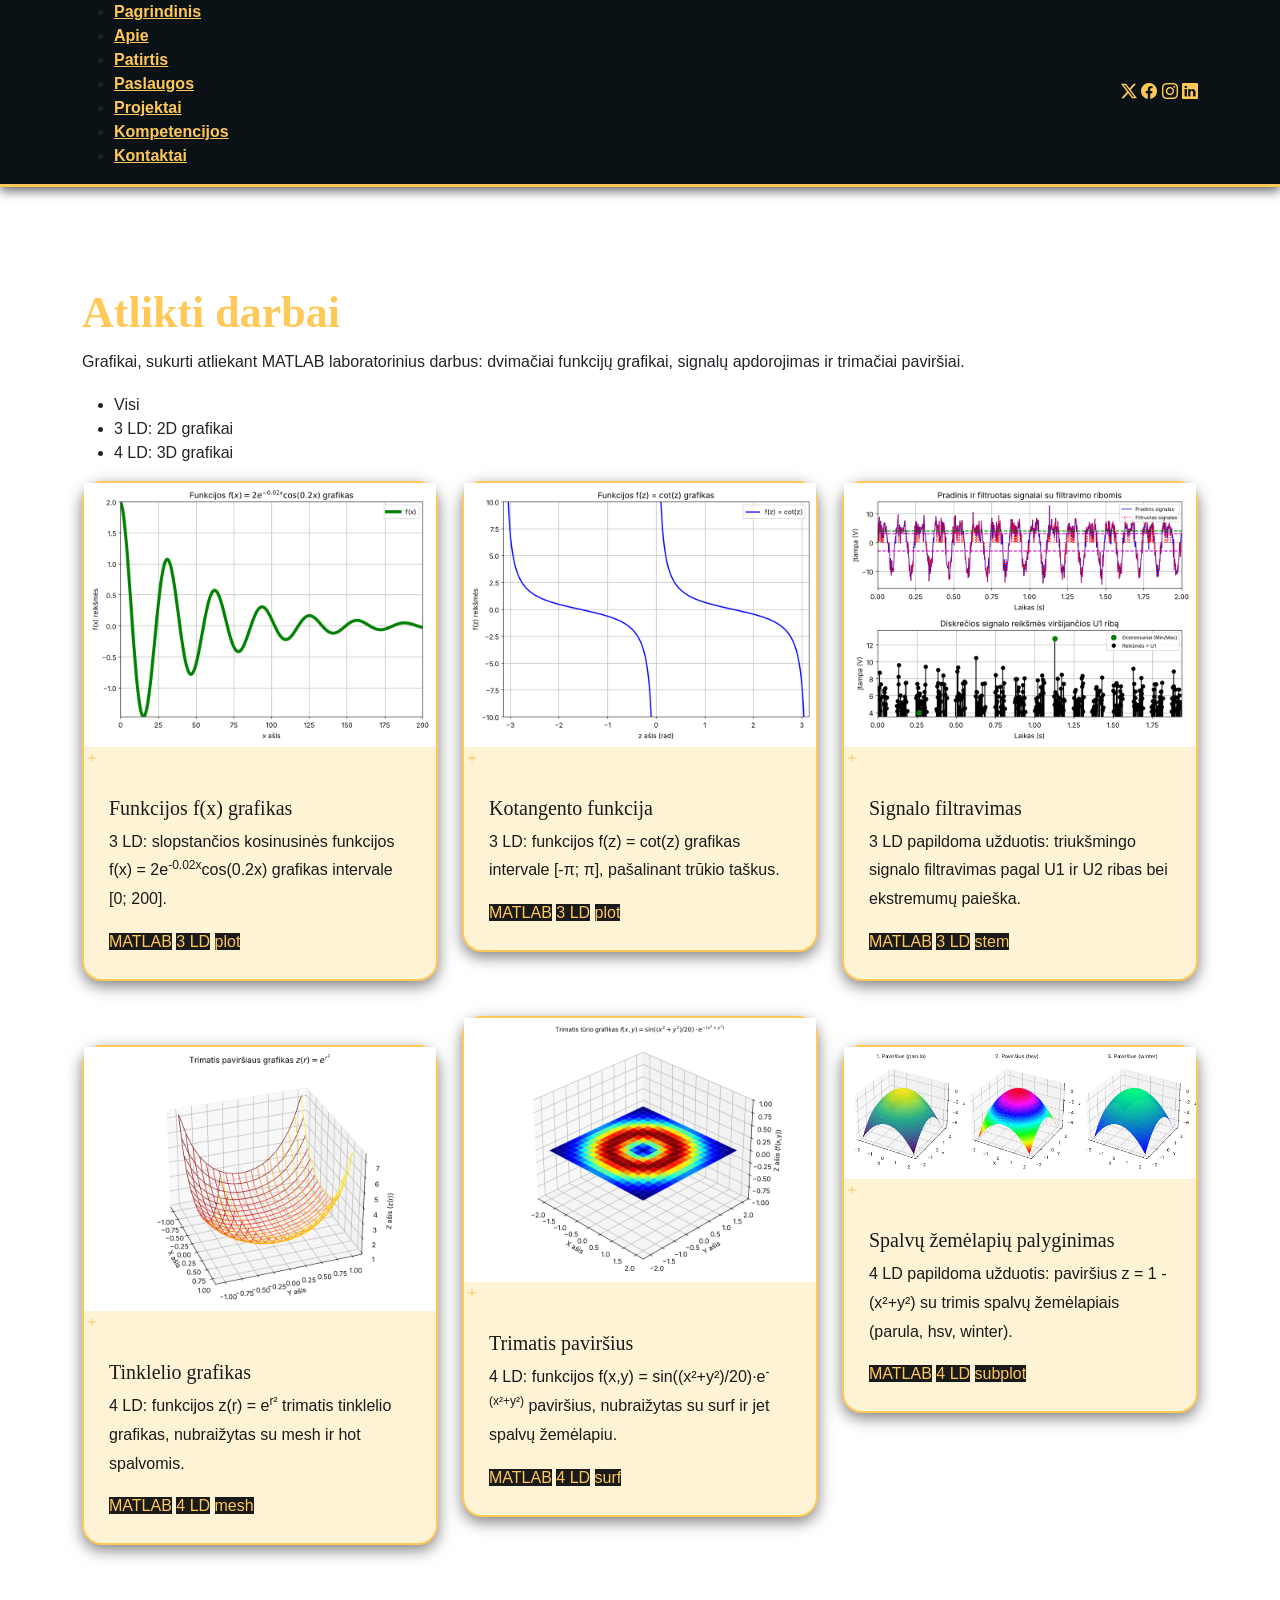
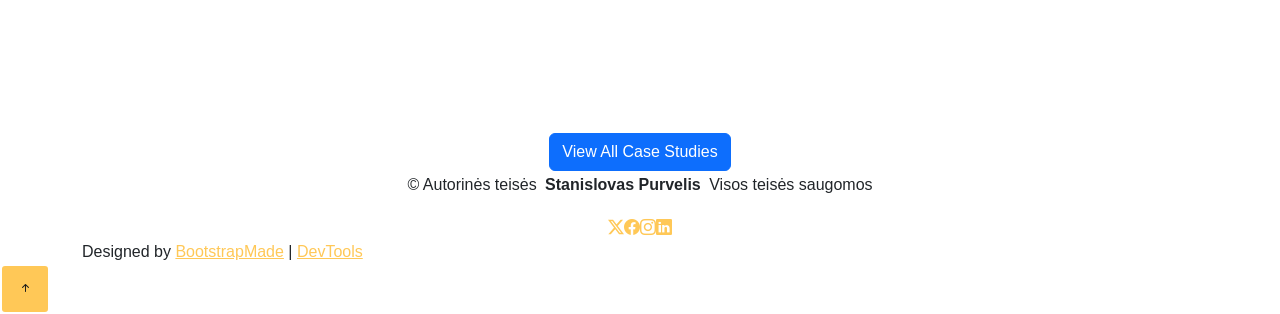
<file: portfolio.html>
<!DOCTYPE html>
<html lang="lt">

<head>
  <meta charset="utf-8">
  <meta content="width=device-width, initial-scale=1.0" name="viewport">
  <title>Portfolio - FolioOne Bootstrap Template</title>
  <meta name="description" content="">
  <meta name="keywords" content="">

  <!-- Favicons -->
  <link href="assets/img/favicon.png" rel="icon">
  <link href="assets/img/apple-touch-icon.png" rel="apple-touch-icon">

  <!-- Fonts -->
  <link href="https://fonts.googleapis.com" rel="preconnect">
  <link href="https://fonts.gstatic.com" rel="preconnect" crossorigin>
  <link href="https://fonts.googleapis.com/css2?family=Roboto:ital,wght@0,100;0,300;0,400;0,500;0,700;0,900;1,100;1,300;1,400;1,500;1,700;1,900&family=Poppins:ital,wght@0,100;0,200;0,300;0,400;0,500;0,600;0,700;0,800;0,900;1,100;1,200;1,300;1,400;1,500;1,600;1,700;1,800;1,900&family=Raleway:ital,wght@0,100;0,200;0,300;0,400;0,500;0,600;0,700;0,800;0,900;1,100;1,200;1,300;1,400;1,500;1,600;1,700;1,800;1,900&display=swap" rel="stylesheet">

  <!-- Vendor CSS Files -->
  <link href="assets/vendor/bootstrap/css/bootstrap.min.css" rel="stylesheet">
  <link href="assets/vendor/bootstrap-icons/bootstrap-icons.css" rel="stylesheet">
  <link href="assets/vendor/aos/aos.css" rel="stylesheet">
  <link href="assets/vendor/swiper/swiper-bundle.min.css" rel="stylesheet">
  <link href="assets/vendor/glightbox/css/glightbox.min.css" rel="stylesheet">

  <!-- Main CSS File -->
  <link href="assets/css/custom.css" rel="stylesheet">

  <!-- =======================================================
  * Template Name: FolioOne
  * Template URL: https://bootstrapmade.com/folioone-bootstrap-portfolio-website-template/
  * Updated: Aug 23 2025 with Bootstrap v5.3.7
  * Author: BootstrapMade.com
  * License: https://bootstrapmade.com/license/
  ======================================================== -->
</head>

<body class="portfolio-page">

  <header id="header" class="header d-flex align-items-center light-background sticky-top">
    <div class="container position-relative d-flex align-items-center justify-content-between">

      <!-- <a href="index.html" class="logo d-flex align-items-center me-auto me-xl-0">
      <img src="assets/img/logo.webp" alt="">
      <h1 class="sitename">FolioOne</h1> 
    </a> -->

      <nav id="navmenu" class="navmenu">
        <ul>
          <li><a href="index.html">Pagrindinis</a></li>
          <li><a href="about.html">Apie</a></li>
          <li><a href="resume.html">Patirtis</a></li>
          <li><a href="services.html">Paslaugos</a></li>
          <li><a href="portfolio.html" class="active">Projektai</a></li>
          <li><a href="kompetencijos.html">Kompetencijos</a></li>
          <li><a href="contact.html">Kontaktai</a></li>
        </ul>
        <i class="mobile-nav-toggle d-xl-none bi bi-list"></i>
      </nav>

      <div class="header-social-links">
        <a href="#" class="twitter"><i class="bi bi-twitter-x"></i></a>
        <a href="#" class="facebook"><i class="bi bi-facebook"></i></a>
        <a href="#" class="instagram"><i class="bi bi-instagram"></i></a>
        <a href="#" class="linkedin"><i class="bi bi-linkedin"></i></a>
      </div>

    </div>
  </header>

  <main class="main">

    <!-- Portfolio Section -->
    <section id="portfolio" class="portfolio section">

      <!-- Section Title -->
      <div class="container section-title" data-aos="fade-up">
        <h2>Atlikti darbai</h2>
        <p>Grafikai, sukurti atliekant MATLAB laboratorinius darbus: dvimačiai funkcijų grafikai, signalų apdorojimas ir trimačiai paviršiai.</p>
      </div><!-- End Section Title -->

      <div class="container" data-aos="fade-up" data-aos-delay="100">

        <div class="isotope-layout" data-default-filter="*" data-layout="masonry" data-sort="original-order">
          <ul class="portfolio-filters isotope-filters" data-aos="fade-up" data-aos-delay="200">
            <li data-filter="*" class="filter-active">Visi</li>
            <li data-filter=".filter-ld3">3 LD: 2D grafikai</li>
            <li data-filter=".filter-ld4">4 LD: 3D grafikai</li>
          </ul><!-- End Portfolio Filters -->

          <div class="row gy-4 isotope-container" data-aos="fade-up" data-aos-delay="300">

            <div class="col-lg-4 col-md-6 portfolio-item isotope-item filter-ld3">
              <div class="portfolio-card">
                <div class="portfolio-img">
                  <img src="assets/img/portfolio/ld3-funkcija-fx.png" alt="MATLAB grafikas: slopstanti kosinusinė funkcija f(x), žalia kreivė su legenda ir tinkleliu" class="img-fluid">
                  <div class="portfolio-overlay">
                    <a href="assets/img/portfolio/ld3-funkcija-fx.png" class="glightbox portfolio-lightbox" title="Funkcijos f(x) grafikas"><i class="bi bi-plus"></i></a>
                  </div>
                </div>
                <div class="portfolio-info">
                  <h4>Funkcijos f(x) grafikas</h4>
                  <p>3 LD: slopstančios kosinusinės funkcijos f(x) = 2e<sup>-0.02x</sup>cos(0.2x) grafikas intervale [0; 200].</p>
                  <div class="portfolio-tags">
                    <span>MATLAB</span>
                    <span>3 LD</span>
                    <span>plot</span>
                  </div>
                </div>
              </div>
            </div>

            <div class="col-lg-4 col-md-6 portfolio-item isotope-item filter-ld3">
              <div class="portfolio-card">
                <div class="portfolio-img">
                  <img src="assets/img/portfolio/ld3-cot-funkcija.png" alt="MATLAB grafikas: kotangento funkcija su dviem šakomis tarp -π ir π" class="img-fluid">
                  <div class="portfolio-overlay">
                    <a href="assets/img/portfolio/ld3-cot-funkcija.png" class="glightbox portfolio-lightbox" title="Kotangento funkcija"><i class="bi bi-plus"></i></a>
                  </div>
                </div>
                <div class="portfolio-info">
                  <h4>Kotangento funkcija</h4>
                  <p>3 LD: funkcijos f(z) = cot(z) grafikas intervale [-π; π], pašalinant trūkio taškus.</p>
                  <div class="portfolio-tags">
                    <span>MATLAB</span>
                    <span>3 LD</span>
                    <span>plot</span>
                  </div>
                </div>
              </div>
            </div>

            <div class="col-lg-4 col-md-6 portfolio-item isotope-item filter-ld3">
              <div class="portfolio-card">
                <div class="portfolio-img">
                  <img src="assets/img/portfolio/ld3-signalo-filtravimas.png" alt="MATLAB grafikai: triukšmingas ir filtruotas signalas su ribomis bei diskrečios reikšmės virš U1" class="img-fluid">
                  <div class="portfolio-overlay">
                    <a href="assets/img/portfolio/ld3-signalo-filtravimas.png" class="glightbox portfolio-lightbox" title="Signalo filtravimas"><i class="bi bi-plus"></i></a>
                  </div>
                </div>
                <div class="portfolio-info">
                  <h4>Signalo filtravimas</h4>
                  <p>3 LD papildoma užduotis: triukšmingo signalo filtravimas pagal U1 ir U2 ribas bei ekstremumų paieška.</p>
                  <div class="portfolio-tags">
                    <span>MATLAB</span>
                    <span>3 LD</span>
                    <span>stem</span>
                  </div>
                </div>
              </div>
            </div>

            <div class="col-lg-4 col-md-6 portfolio-item isotope-item filter-ld4">
              <div class="portfolio-card">
                <div class="portfolio-img">
                  <img src="assets/img/portfolio/ld4-trimatis-pavirsius.png" alt="MATLAB trimatis paviršiaus grafikas su jet spalvų žemėlapiu" class="img-fluid">
                  <div class="portfolio-overlay">
                    <a href="assets/img/portfolio/ld4-trimatis-pavirsius.png" class="glightbox portfolio-lightbox" title="Trimatis paviršius"><i class="bi bi-plus"></i></a>
                  </div>
                </div>
                <div class="portfolio-info">
                  <h4>Trimatis paviršius</h4>
                  <p>4 LD: funkcijos f(x,y) = sin((x²+y²)/20)·e<sup>-(x²+y²)</sup> paviršius, nubraižytas su surf ir jet spalvų žemėlapiu.</p>
                  <div class="portfolio-tags">
                    <span>MATLAB</span>
                    <span>4 LD</span>
                    <span>surf</span>
                  </div>
                </div>
              </div>
            </div>

            <div class="col-lg-4 col-md-6 portfolio-item isotope-item filter-ld4">
              <div class="portfolio-card">
                <div class="portfolio-img">
                  <img src="assets/img/portfolio/ld4-tinklelio-grafikas.png" alt="MATLAB trimatis tinklelio grafikas, parabolės formos paviršius" class="img-fluid">
                  <div class="portfolio-overlay">
                    <a href="assets/img/portfolio/ld4-tinklelio-grafikas.png" class="glightbox portfolio-lightbox" title="Tinklelio grafikas"><i class="bi bi-plus"></i></a>
                  </div>
                </div>
                <div class="portfolio-info">
                  <h4>Tinklelio grafikas</h4>
                  <p>4 LD: funkcijos z(r) = e<sup>r²</sup> trimatis tinklelio grafikas, nubraižytas su mesh ir hot spalvomis.</p>
                  <div class="portfolio-tags">
                    <span>MATLAB</span>
                    <span>4 LD</span>
                    <span>mesh</span>
                  </div>
                </div>
              </div>
            </div>

            <div class="col-lg-4 col-md-6 portfolio-item isotope-item filter-ld4">
              <div class="portfolio-card">
                <div class="portfolio-img">
                  <img src="assets/img/portfolio/ld4-spalvu-zemelapiai.png" alt="Trys MATLAB paviršiaus grafikai šalia vienas kito su skirtingais spalvų žemėlapiais" class="img-fluid">
                  <div class="portfolio-overlay">
                    <a href="assets/img/portfolio/ld4-spalvu-zemelapiai.png" class="glightbox portfolio-lightbox" title="Spalvų žemėlapių palyginimas"><i class="bi bi-plus"></i></a>
                  </div>
                </div>
                <div class="portfolio-info">
                  <h4>Spalvų žemėlapių palyginimas</h4>
                  <p>4 LD papildoma užduotis: paviršius z = 1 - (x²+y²) su trimis spalvų žemėlapiais (parula, hsv, winter).</p>
                  <div class="portfolio-tags">
                    <span>MATLAB</span>
                    <span>4 LD</span>
                    <span>subplot</span>
                  </div>
                </div>
              </div>
            </div>

          </div><!-- End Portfolio Items Container -->

        </div>

      </div>

    </section><!-- /Portfolio Section -->

        </div>

        <div class="text-center mt-5" data-aos="fade-up" data-aos-delay="400">
          <a href="#portfolio" class="btn btn-primary">View All Case Studies</a>
        </div>

      </div>

    </section><!-- /Portfolio Section -->

  </main>

  <footer id="footer" class="footer">

    <div class="container">
      <div class="copyright text-center ">
        <p>© <span>Autorinės teisės</span> <strong class="px-1 sitename">Stanislovas Purvelis</strong> <span>Visos teisės saugomos<br></span></p>
      </div>
      <div class="social-links d-flex justify-content-center">
        <a href=""><i class="bi bi-twitter-x"></i></a>
        <a href=""><i class="bi bi-facebook"></i></a>
        <a href=""><i class="bi bi-instagram"></i></a>
        <a href=""><i class="bi bi-linkedin"></i></a>
      </div>
      <div class="credits">
        <!-- All the links in the footer should remain intact. -->
        <!-- You can delete the links only if you've purchased the pro version. -->
        <!-- Licensing information: https://bootstrapmade.com/license/ -->
        <!-- Purchase the pro version with working PHP/AJAX contact form: [buy-url] -->
        Designed by <a href="https://bootstrapmade.com/">BootstrapMade</a> | <a href="https://bootstrapmade.com/tools/">DevTools</a>
      </div>
    </div>

  </footer>

  <!-- Scroll Top -->
  <a href="#" id="scroll-top" class="scroll-top d-flex align-items-center justify-content-center"><i class="bi bi-arrow-up-short"></i></a>

  <!-- Preloader -->
  <div id="preloader"></div>

  <!-- Vendor JS Files -->
  <script src="assets/vendor/bootstrap/js/bootstrap.bundle.min.js"></script>
  <script src="assets/vendor/php-email-form/validate.js"></script>
  <script src="assets/vendor/aos/aos.js"></script>
  <script src="assets/vendor/typed.js/typed.umd.js"></script>
  <script src="assets/vendor/waypoints/noframework.waypoints.js"></script>
  <script src="assets/vendor/purecounter/purecounter_vanilla.js"></script>
  <script src="assets/vendor/swiper/swiper-bundle.min.js"></script>
  <script src="assets/vendor/imagesloaded/imagesloaded.pkgd.min.js"></script>
  <script src="assets/vendor/isotope-layout/isotope.pkgd.min.js"></script>
  <script src="assets/vendor/glightbox/js/glightbox.min.js"></script>

  <!-- Main JS File -->
  <script src="assets/js/main.js"></script>

</body>

</html>
</file>
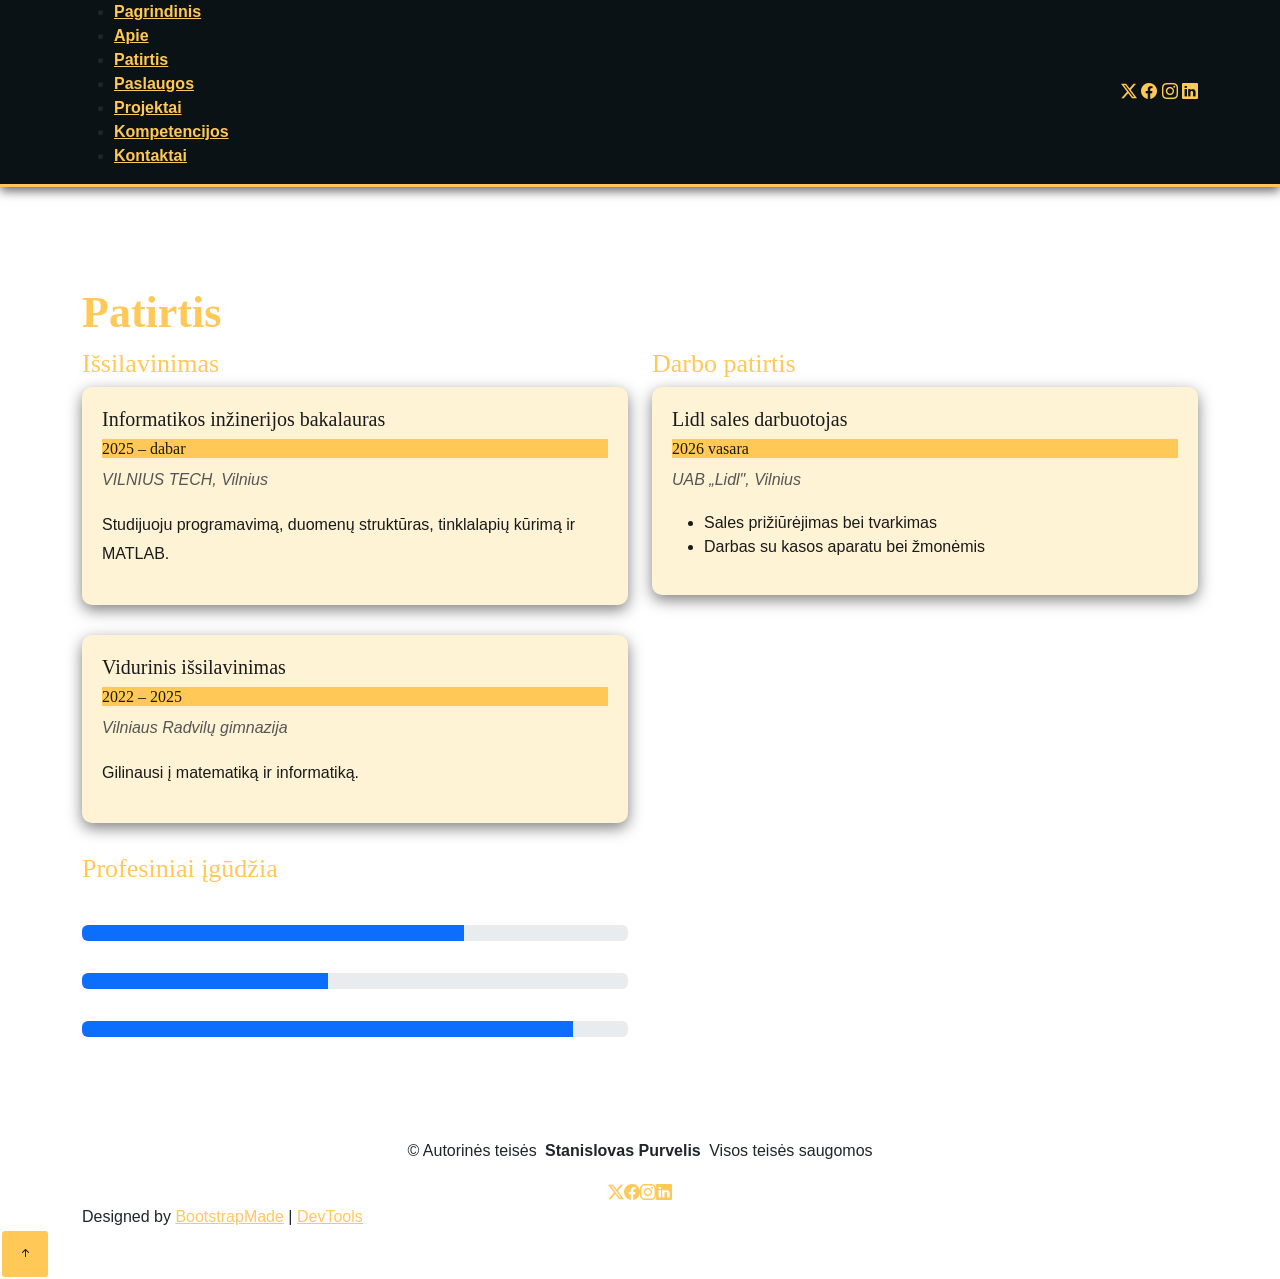
<file: resume.html>
<!DOCTYPE html>
<html lang="lt">

<head>
  <meta charset="utf-8">
  <meta content="width=device-width, initial-scale=1.0" name="viewport">
  <title>Resume - FolioOne Bootstrap Template</title>
  <meta name="description" content="">
  <meta name="keywords" content="">

  <!-- Favicons -->
  <link href="assets/img/favicon.png" rel="icon">
  <link href="assets/img/apple-touch-icon.png" rel="apple-touch-icon">

  <!-- Fonts -->
  <link href="https://fonts.googleapis.com" rel="preconnect">
  <link href="https://fonts.gstatic.com" rel="preconnect" crossorigin>
  <link href="https://fonts.googleapis.com/css2?family=Roboto:ital,wght@0,100;0,300;0,400;0,500;0,700;0,900;1,100;1,300;1,400;1,500;1,700;1,900&family=Poppins:ital,wght@0,100;0,200;0,300;0,400;0,500;0,600;0,700;0,800;0,900;1,100;1,200;1,300;1,400;1,500;1,600;1,700;1,800;1,900&family=Raleway:ital,wght@0,100;0,200;0,300;0,400;0,500;0,600;0,700;0,800;0,900;1,100;1,200;1,300;1,400;1,500;1,600;1,700;1,800;1,900&display=swap" rel="stylesheet">

  <!-- Vendor CSS Files -->
  <link href="assets/vendor/bootstrap/css/bootstrap.min.css" rel="stylesheet">
  <link href="assets/vendor/bootstrap-icons/bootstrap-icons.css" rel="stylesheet">
  <link href="assets/vendor/aos/aos.css" rel="stylesheet">
  <link href="assets/vendor/swiper/swiper-bundle.min.css" rel="stylesheet">
  <link href="assets/vendor/glightbox/css/glightbox.min.css" rel="stylesheet">

  <!-- Main CSS File -->
  <link href="assets/css/custom.css" rel="stylesheet">

  <!-- =======================================================
  * Template Name: FolioOne
  * Template URL: https://bootstrapmade.com/folioone-bootstrap-portfolio-website-template/
  * Updated: Aug 23 2025 with Bootstrap v5.3.7
  * Author: BootstrapMade.com
  * License: https://bootstrapmade.com/license/
  ======================================================== -->
</head>

<body class="resume-page">

  <header id="header" class="header d-flex align-items-center light-background sticky-top">
    <div class="container position-relative d-flex align-items-center justify-content-between">

      <!-- <a href="index.html" class="logo d-flex align-items-center me-auto me-xl-0">
      <img src="assets/img/logo.webp" alt="">
      <h1 class="sitename">FolioOne</h1> 
    </a> -->

      <nav id="navmenu" class="navmenu">
        <ul>
          <li><a href="index.html">Pagrindinis</a></li>
          <li><a href="about.html">Apie</a></li>
          <li><a href="resume.html" class="active">Patirtis</a></li>
          <li><a href="services.html">Paslaugos</a></li>
          <li><a href="portfolio.html">Projektai</a></li>
          <li><a href="kompetencijos.html">Kompetencijos</a></li>
          <li><a href="contact.html">Kontaktai</a></li>
        </ul>
        <i class="mobile-nav-toggle d-xl-none bi bi-list"></i>
      </nav>

      <div class="header-social-links">
        <a href="#" class="twitter"><i class="bi bi-twitter-x"></i></a>
        <a href="#" class="facebook"><i class="bi bi-facebook"></i></a>
        <a href="#" class="instagram"><i class="bi bi-instagram"></i></a>
        <a href="#" class="linkedin"><i class="bi bi-linkedin"></i></a>
      </div>

    </div>
  </header>

  <main class="main">

    <!-- Resume Section -->
    <section id="resume" class="resume section">

      <!-- Section Title -->
      <div class="container section-title" data-aos="fade-up">
        <h2>Patirtis</h2>
      </div><!-- End Section Title -->

      <div class="container" data-aos="fade-up" data-aos-delay="100">

        <div class="row">
          <div class="col-lg-6">

            <!-- Education Section -->
            <div class="resume-item" data-aos="fade-up">
              <h3 class="resume-title">Išsilavinimas</h3>

              <div class="resume-content">
                <article class="education-item">
                  <h4>Informatikos inžinerijos bakalauras</h4>
                  <h5>2025 – dabar</h5>
                  <p class="institution"><em>VILNIUS TECH, Vilnius</em></p>
                  <p>Studijuoju programavimą, duomenų struktūras, tinklalapių kūrimą ir MATLAB.</p>
                </article>

                <article class="education-item">
                  <h4>Vidurinis išsilavinimas</h4>
                  <h5>2022 – 2025</h5>
                  <p class="institution"><em>Vilniaus Radvilų gimnazija</em></p>
                  <p>Gilinausi į matematiką ir informatiką.</p>
                </article>
              </div>
            </div><!-- End Education Section -->

            <!-- Professional Skills Section -->
            <div class="resume-item skills-animation" data-aos="fade-up">
              <h3 class="resume-title">Profesiniai įgūdžia</h3>

              <div class="resume-content">
                <div class="skill-item">
                  <h4>Automobiliu diagnostika</h4>
                  <div class="progress">
                    <div class="progress-bar" role="progressbar" aria-valuenow="70" aria-valuemin="0" aria-valuemax="100"></div>
                  </div>
                </div>

                <div class="skill-item">
                  <h4>Autocad</h4>
                  <div class="progress">
                    <div class="progress-bar" role="progressbar" aria-valuenow="45" aria-valuemin="0" aria-valuemax="100"></div>
                  </div>
                </div>

                <div class="skill-item">
                  <h4>Sim racing</h4>
                  <div class="progress">
                    <div class="progress-bar" role="progressbar" aria-valuenow="90" aria-valuemin="0" aria-valuemax="100"></div>
                  </div>
                </div>
              </div>
            </div><!-- End Professional Skills Section -->
          </div>

          <div class="col-lg-6">
            <!-- Experience Section -->
            <div class="resume-item" data-aos="fade-up" data-aos-delay="100">
              <h3 class="resume-title">Darbo patirtis</h3>

              <div class="resume-content">
                <article class="experience-item">
                  <h4>Lidl sales darbuotojas</h4>
                  <h5>2026 vasara</h5>
                  <p class="company"><em>UAB „Lidl", Vilnius</em></p>
                  <ul>
                    <li>Sales prižiūrėjimas bei tvarkimas</li>
                    <li>Darbas su kasos aparatu bei žmonėmis</li>
                  </ul>
                </article>

                
              </div>
            </div><!-- End Experience Section -->
          </div>
        </div>

      </div>

    </section><!-- /Resume Section -->

  </main>

  <footer id="footer" class="footer">

    <div class="container">
      <div class="copyright text-center ">
        <p>© <span>Autorinės teisės</span> <strong class="px-1 sitename">Stanislovas Purvelis</strong> <span>Visos teisės saugomos<br></span></p>
      </div>
      <div class="social-links d-flex justify-content-center">
        <a href=""><i class="bi bi-twitter-x"></i></a>
        <a href=""><i class="bi bi-facebook"></i></a>
        <a href=""><i class="bi bi-instagram"></i></a>
        <a href=""><i class="bi bi-linkedin"></i></a>
      </div>
      <div class="credits">
        <!-- All the links in the footer should remain intact. -->
        <!-- You can delete the links only if you've purchased the pro version. -->
        <!-- Licensing information: https://bootstrapmade.com/license/ -->
        <!-- Purchase the pro version with working PHP/AJAX contact form: [buy-url] -->
        Designed by <a href="https://bootstrapmade.com/">BootstrapMade</a> | <a href="https://bootstrapmade.com/tools/">DevTools</a>
      </div>
    </div>

  </footer>

  <!-- Scroll Top -->
  <a href="#" id="scroll-top" class="scroll-top d-flex align-items-center justify-content-center"><i class="bi bi-arrow-up-short"></i></a>

  <!-- Preloader -->
  <div id="preloader"></div>

  <!-- Vendor JS Files -->
  <script src="assets/vendor/bootstrap/js/bootstrap.bundle.min.js"></script>
  <script src="assets/vendor/php-email-form/validate.js"></script>
  <script src="assets/vendor/aos/aos.js"></script>
  <script src="assets/vendor/typed.js/typed.umd.js"></script>
  <script src="assets/vendor/waypoints/noframework.waypoints.js"></script>
  <script src="assets/vendor/purecounter/purecounter_vanilla.js"></script>
  <script src="assets/vendor/swiper/swiper-bundle.min.js"></script>
  <script src="assets/vendor/imagesloaded/imagesloaded.pkgd.min.js"></script>
  <script src="assets/vendor/isotope-layout/isotope.pkgd.min.js"></script>
  <script src="assets/vendor/glightbox/js/glightbox.min.js"></script>

  <!-- Main JS File -->
  <script src="assets/js/main.js"></script>

</body>

</html>
</file>
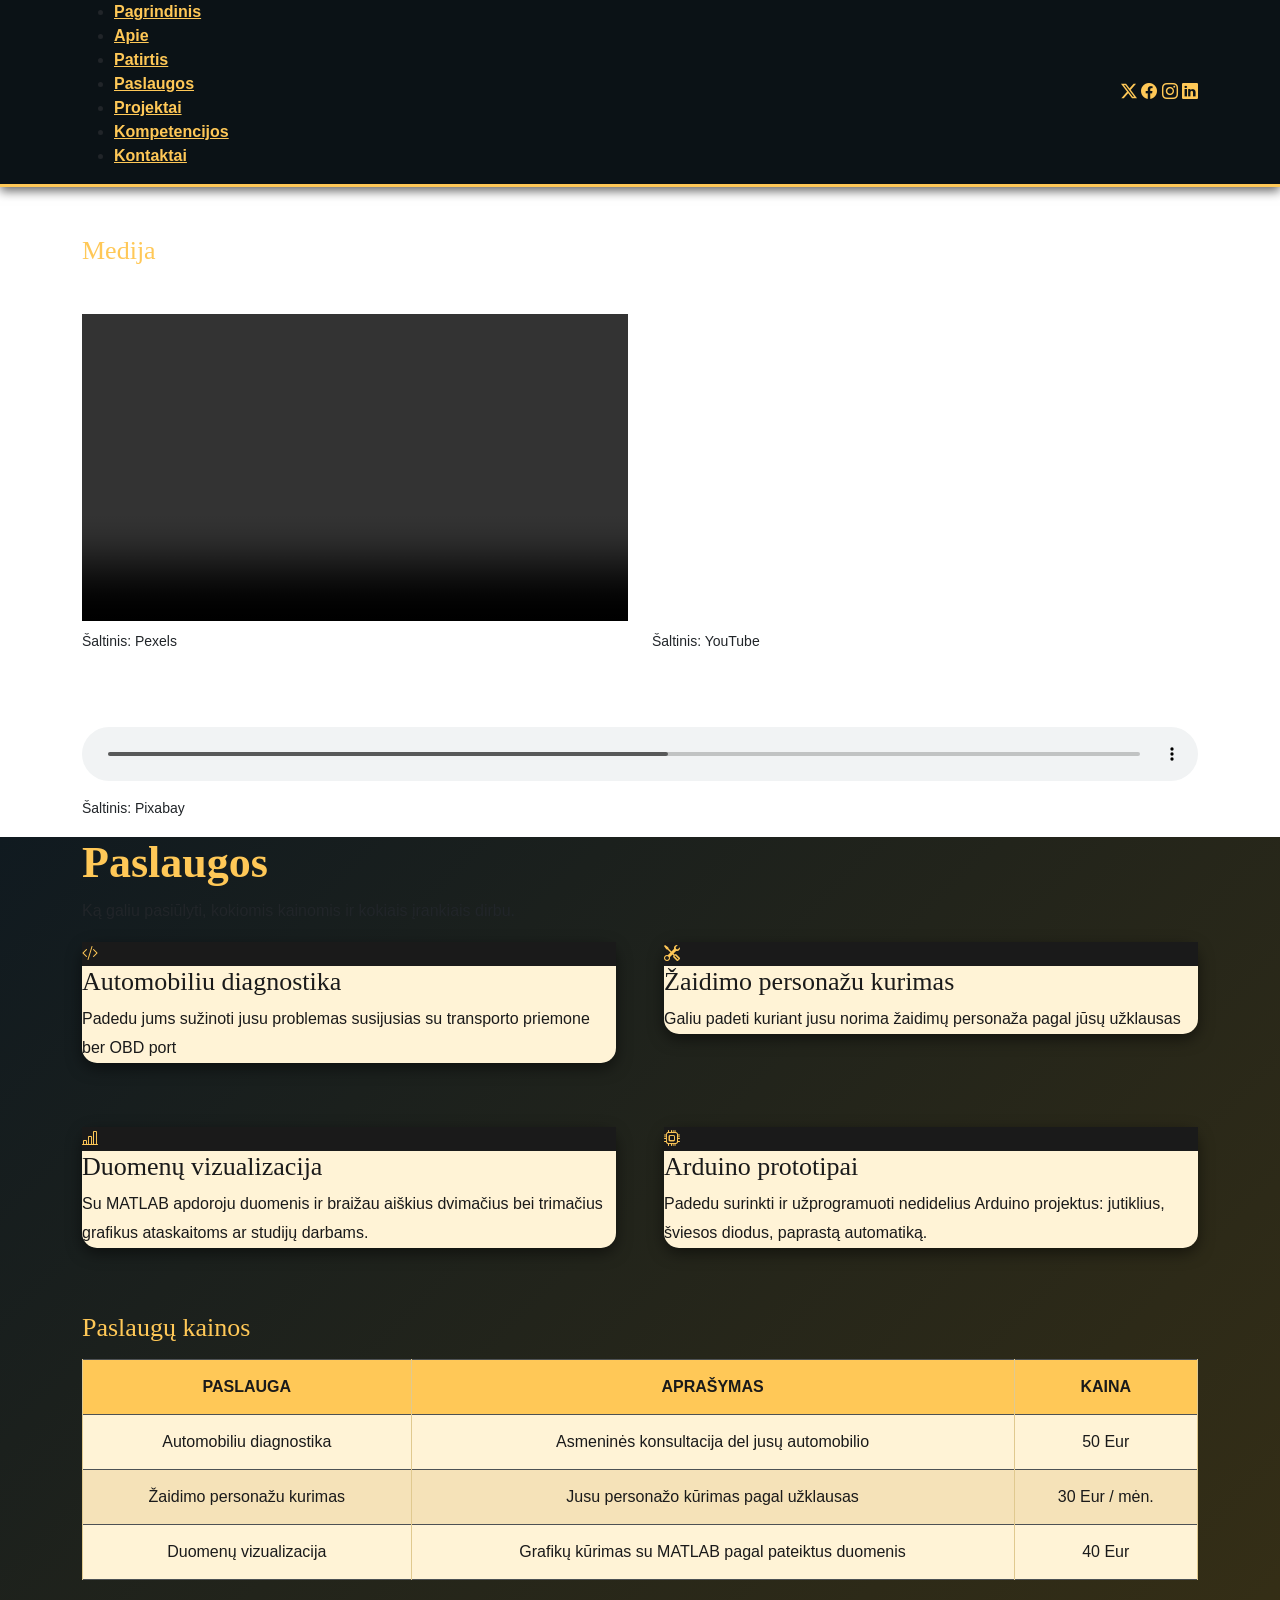
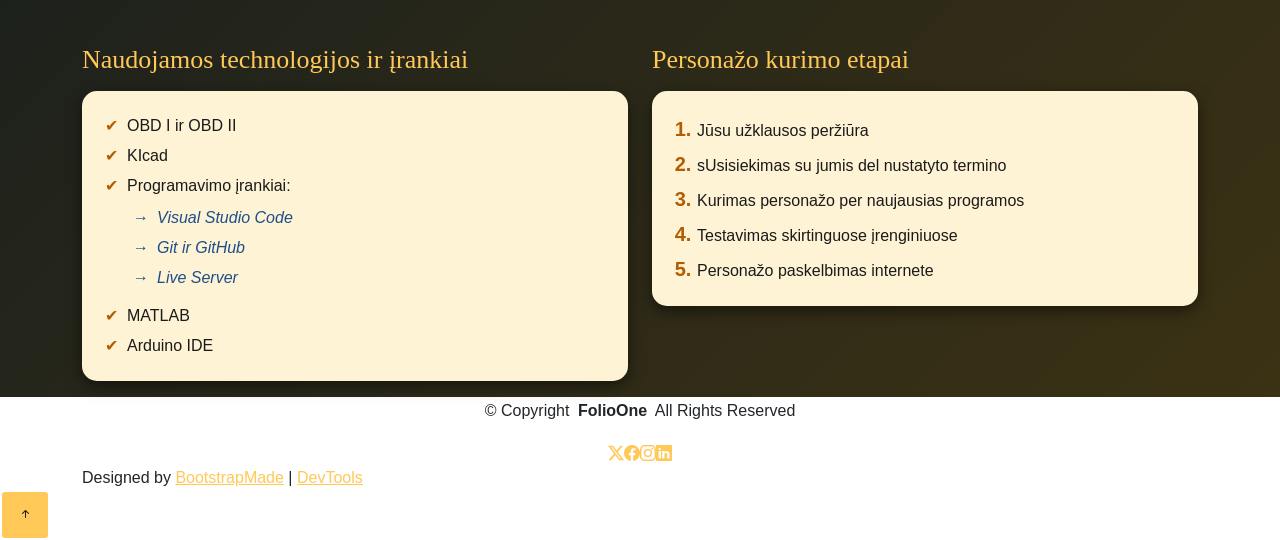
<file: services.html>
<!DOCTYPE html>
<html lang="en">

<head>
  <meta charset="utf-8">
  <meta content="width=device-width, initial-scale=1.0" name="viewport">
  <title>Services - FolioOne Bootstrap Template</title>
  <meta name="description" content="">
  <meta name="keywords" content="">

  <!-- Favicons -->
  <link href="assets/img/favicon.png" rel="icon">
  <link href="assets/img/apple-touch-icon.png" rel="apple-touch-icon">

  <!-- Fonts -->
  <link href="https://fonts.googleapis.com" rel="preconnect">
  <link href="https://fonts.gstatic.com" rel="preconnect" crossorigin>
  <link href="https://fonts.googleapis.com/css2?family=Roboto:ital,wght@0,100;0,300;0,400;0,500;0,700;0,900;1,100;1,300;1,400;1,500;1,700;1,900&family=Poppins:ital,wght@0,100;0,200;0,300;0,400;0,500;0,600;0,700;0,800;0,900;1,100;1,200;1,300;1,400;1,500;1,600;1,700;1,800;1,900&family=Raleway:ital,wght@0,100;0,200;0,300;0,400;0,500;0,600;0,700;0,800;0,900;1,100;1,200;1,300;1,400;1,500;1,600;1,700;1,800;1,900&display=swap" rel="stylesheet">

  <!-- Vendor CSS Files -->
  <link href="assets/vendor/bootstrap/css/bootstrap.min.css" rel="stylesheet">
  <link href="assets/vendor/bootstrap-icons/bootstrap-icons.css" rel="stylesheet">
  <link href="assets/vendor/aos/aos.css" rel="stylesheet">
  <link href="assets/vendor/swiper/swiper-bundle.min.css" rel="stylesheet">
  <link href="assets/vendor/glightbox/css/glightbox.min.css" rel="stylesheet">

  <!-- Main CSS File -->
  <link href="assets/css/custom.css" rel="stylesheet">

  <!-- =======================================================
  * Template Name: FolioOne
  * Template URL: https://bootstrapmade.com/folioone-bootstrap-portfolio-website-template/
  * Updated: Aug 23 2025 with Bootstrap v5.3.7
  * Author: BootstrapMade.com
  * License: https://bootstrapmade.com/license/
  ======================================================== -->
</head>

<body class="services-page">

  <header id="header" class="header d-flex align-items-center light-background sticky-top">
    <div class="container position-relative d-flex align-items-center justify-content-between">

      <!-- <a href="index.html" class="logo d-flex align-items-center me-auto me-xl-0">
      <img src="assets/img/logo.webp" alt="">
      <h1 class="sitename">FolioOne</h1> 
    </a> -->

      <nav id="navmenu" class="navmenu">
        <ul>
          <li><a href="index.html">Pagrindinis</a></li>
          <li><a href="about.html">Apie</a></li>
          <li><a href="resume.html">Patirtis</a></li>
          <li><a href="services.html" class="active">Paslaugos</a></li>
          <li><a href="portfolio.html">Projektai</a></li>
          <li><a href="kompetencijos.html">Kompetencijos</a></li>
          <li><a href="contact.html">Kontaktai</a></li>
        </ul>
        <i class="mobile-nav-toggle d-xl-none bi bi-list"></i>
      </nav>

      <div class="header-social-links">
        <a href="#" class="twitter"><i class="bi bi-twitter-x"></i></a>
        <a href="#" class="facebook"><i class="bi bi-facebook"></i></a>
        <a href="#" class="instagram"><i class="bi bi-instagram"></i></a>
        <a href="#" class="linkedin"><i class="bi bi-linkedin"></i></a>
      </div>

    </div>
  </header>

  <main class="main">
    
 <!-- Medija (papildoma užduotis) -->
      <div class="container mt-5" data-aos="fade-up">
        <h3 class="mb-3">Medija</h3>
        <div class="row g-4">

          <!-- Vaizdo įrašas su <video> -->
          <div class="col-lg-6">
            <h4>Darbas prie kompiuterio</h4>
            <div class="ratio ratio-16x9">
              <video controls muted preload="metadata">
                <source src="assets/media/typing.mp4" type="video/mp4">
                Jūsų naršyklė nepalaiko vaizdo įrašų.
              </video>
            </div>
            <p class="small mt-2">Šaltinis: Pexels</p>
          </div>

          <!-- YouTube įrašas su <iframe> -->
          <div class="col-lg-6">
            <h4>Vaizdo įrašas iš YouTube</h4>
            <div class="ratio ratio-16x9">
              <iframe src="https://www.youtube.com/embed/BoUVIhtqjAw"
                      title="YouTube vaizdo įrašas"
                      allow="accelerometer; autoplay; clipboard-write; encrypted-media; gyroscope; picture-in-picture"
                      allowfullscreen></iframe>
            </div>
            <p class="small mt-2">Šaltinis: YouTube</p>
          </div>

          <!-- Garso įrašas su <audio> -->
          <div class="col-12">
            <h4>Garso įrašas: laikrodžio tiksėjimas</h4>
            <audio controls preload="metadata" class="w-100">
              <source src="assets/media/clock.mp3" type="audio/mpeg">
              Jūsų naršyklė nepalaiko garso įrašų.
            </audio>
            <p class="small mt-2">Šaltinis: Pixabay</p>
          </div>

        </div>
      </div><!-- End Medija -->

    <!-- Services Section -->
    <section id="services" class="services section">

      <!-- Section Title -->
      <div class="container section-title" data-aos="fade-up">
        <h2>Paslaugos</h2>
        <p>Ką galiu pasiūlyti, kokiomis kainomis ir kokiais įrankiais dirbu.</p>
      </div><!-- End Section Title -->

      <div class="container" data-aos="fade-up" data-aos-delay="100">

        <div class="row justify-content-center g-5">

          <div class="col-md-6" data-aos="fade-right" data-aos-delay="100">
            <div class="service-item">
              <div class="service-icon">
                <i class="bi bi-code-slash"></i>
              </div>
              <div class="service-content">
                <h3>Automobiliu diagnostika</h3>
                <p>Padedu jums sužinoti jusu problemas susijusias su transporto priemone ber OBD port</p>
              </div>
            </div>
          </div><!-- End Service Item -->

          <div class="col-md-6" data-aos="fade-left" data-aos-delay="100">
            <div class="service-item">
              <div class="service-icon">
                <i class="bi bi-tools"></i>
              </div>
              <div class="service-content">
                <h3>Žaidimo personažu kurimas</h3>
                <p>Galiu padeti kuriant jusu norima žaidimų personaža pagal jūsų užklausas</p>
              </div>
            </div>
          </div><!-- End Service Item -->

          <div class="col-md-6" data-aos="fade-right" data-aos-delay="200">
            <div class="service-item">
              <div class="service-icon">
                <i class="bi bi-bar-chart-line"></i>
              </div>
              <div class="service-content">
                <h3>Duomenų vizualizacija</h3>
                <p>Su MATLAB apdoroju duomenis ir braižau aiškius dvimačius bei trimačius grafikus ataskaitoms ar studijų darbams.</p>
              </div>
            </div>
          </div><!-- End Service Item -->

          <div class="col-md-6" data-aos="fade-left" data-aos-delay="200">
            <div class="service-item">
              <div class="service-icon">
                <i class="bi bi-cpu"></i>
              </div>
              <div class="service-content">
                <h3>Arduino prototipai</h3>
                <p>Padedu surinkti ir užprogramuoti nedidelius Arduino projektus: jutiklius, šviesos diodus, paprastą automatiką.</p>
              </div>
            </div>
          </div><!-- End Service Item -->

        </div>

      </div>

      <!-- Kainų lentelė (4x3: antraštinė eilutė + 3 įrašai) -->
      <div class="container mt-5" data-aos="fade-up">
        <h3 class="mb-3">Paslaugų kainos</h3>
        <div class="table-responsive">
          <table class="table table-dark table-striped table-bordered align-middle">
            <thead>
              <tr>
                <th scope="col">Paslauga</th>
                <th scope="col">Aprašymas</th>
                <th scope="col">Kaina</th>
              </tr>
            </thead>
            <tbody>
              <tr>
                <td>Automobiliu diagnostika</td>
                <td>Asmeninės konsultacija del jusų automobilio</td>
                <td>50 Eur</td>
              </tr>
              <tr>
                <td>Žaidimo personažu kurimas</td>
                <td>Jusu personažo kūrimas pagal užklausas</td>
                <td>30 Eur / mėn.</td>
              </tr>
              <tr>
                <td>Duomenų vizualizacija</td>
                <td>Grafikų kūrimas su MATLAB pagal pateiktus duomenis</td>
                <td>40 Eur</td>
              </tr>
            </tbody>
          </table>
        </div>
      </div><!-- End Kainų lentelė -->

            <!-- Sąrašai -->
      <div class="container mt-5" data-aos="fade-up">
        <div class="row g-4">

          <!-- Nenumeruotas sąrašas su įdėtiniu sąrašu -->
          <div class="col-md-6">
            <h3 class="mb-3">Naudojamos technologijos ir įrankiai</h3>
            <ul>
              <li>OBD I ir OBD II</li>
              <li>KIcad</li>
              <li>Programavimo įrankiai:
                <ul>
                  <li>Visual Studio Code</li>
                  <li>Git ir GitHub</li>
                  <li>Live Server</li>
                </ul>
              </li>
              <li>MATLAB</li>
              <li>Arduino IDE</li>
            </ul>
          </div>

          <!-- Numeruotas sąrašas: pirmos paslaugos etapai -->
          <div class="col-md-6">
            <h3 class="mb-3">Personažo kurimo etapai</h3>
            <ol>
              <li>Jūsu užklausos peržiūra</li>
              <li>sUsisiekimas su jumis del nustatyto termino</li>
              <li>Kurimas personažo per naujausias programos</li>
              <li>Testavimas skirtinguose įrenginiuose</li>
              <li>Personažo paskelbimas internete</li>
            </ol>
          </div>

        </div>
      </div><!-- End Sąrašai -->

    </section><!-- /Services Section -->

  </main>

  <footer id="footer" class="footer">

    <div class="container">
      <div class="copyright text-center ">
        <p>© <span>Copyright</span> <strong class="px-1 sitename">FolioOne</strong> <span>All Rights Reserved<br></span></p>
      </div>
      <div class="social-links d-flex justify-content-center">
        <a href=""><i class="bi bi-twitter-x"></i></a>
        <a href=""><i class="bi bi-facebook"></i></a>
        <a href=""><i class="bi bi-instagram"></i></a>
        <a href=""><i class="bi bi-linkedin"></i></a>
      </div>
      <div class="credits">
        <!-- All the links in the footer should remain intact. -->
        <!-- You can delete the links only if you've purchased the pro version. -->
        <!-- Licensing information: https://bootstrapmade.com/license/ -->
        <!-- Purchase the pro version with working PHP/AJAX contact form: [buy-url] -->
        Designed by <a href="https://bootstrapmade.com/">BootstrapMade</a> | <a href="https://bootstrapmade.com/tools/">DevTools</a>
      </div>
    </div>

  </footer>

  <!-- Scroll Top -->
  <a href="#" id="scroll-top" class="scroll-top d-flex align-items-center justify-content-center"><i class="bi bi-arrow-up-short"></i></a>

  <!-- Preloader -->
  <div id="preloader"></div>

  <!-- Vendor JS Files -->
  <script src="assets/vendor/bootstrap/js/bootstrap.bundle.min.js"></script>
  <script src="assets/vendor/php-email-form/validate.js"></script>
  <script src="assets/vendor/aos/aos.js"></script>
  <script src="assets/vendor/typed.js/typed.umd.js"></script>
  <script src="assets/vendor/waypoints/noframework.waypoints.js"></script>
  <script src="assets/vendor/purecounter/purecounter_vanilla.js"></script>
  <script src="assets/vendor/swiper/swiper-bundle.min.js"></script>
  <script src="assets/vendor/imagesloaded/imagesloaded.pkgd.min.js"></script>
  <script src="assets/vendor/isotope-layout/isotope.pkgd.min.js"></script>
  <script src="assets/vendor/glightbox/js/glightbox.min.js"></script>

  <!-- Main JS File -->
  <script src="assets/js/main.js"></script>

</body>

</html>
</file>
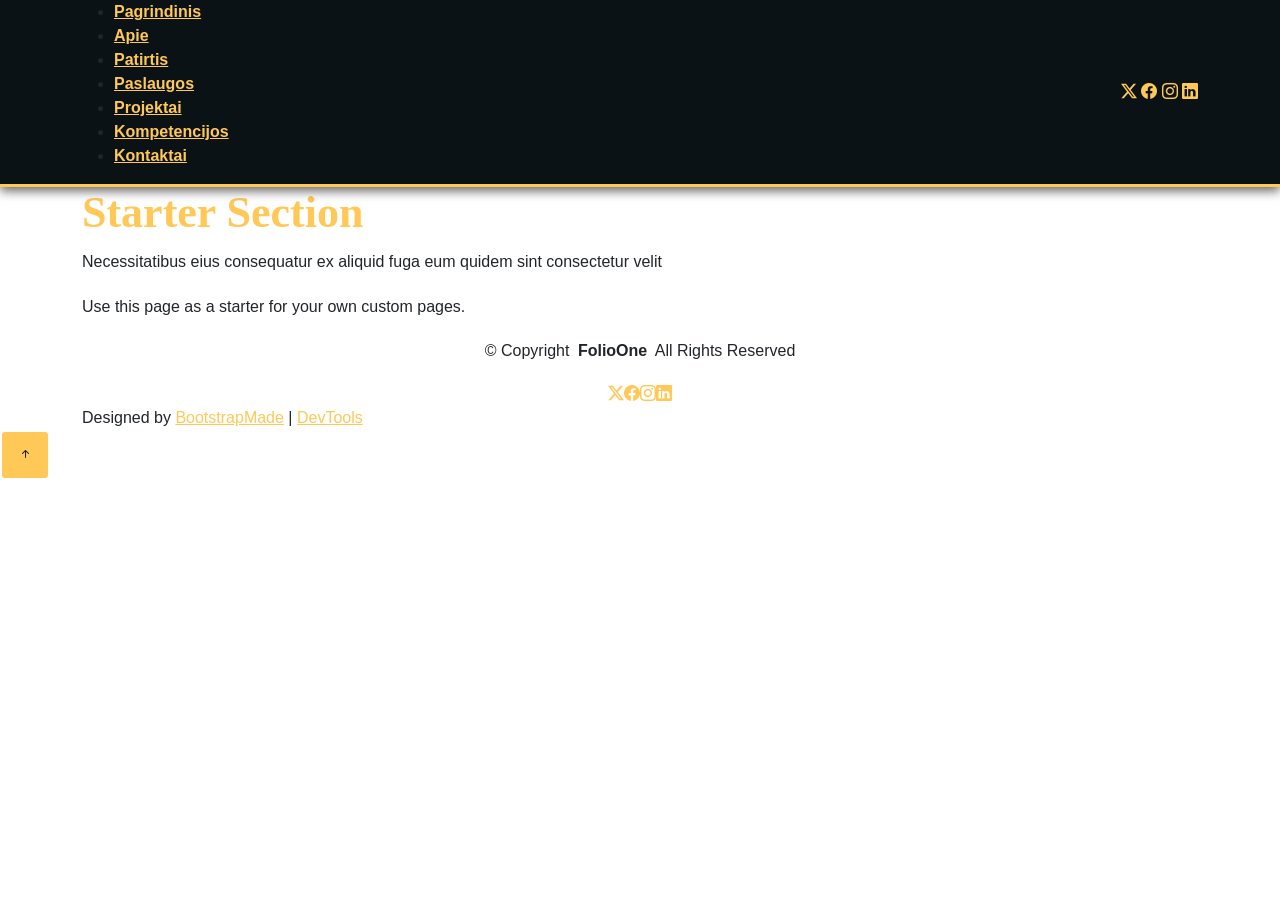
<file: starter-page.html>
<!DOCTYPE html>
<html lang="en">

<head>
  <meta charset="utf-8">
  <meta content="width=device-width, initial-scale=1.0" name="viewport">
  <title>Starter Page - FolioOne Bootstrap Template</title>
  <meta name="description" content="">
  <meta name="keywords" content="">

  <!-- Favicons -->
  <link href="assets/img/favicon.png" rel="icon">
  <link href="assets/img/apple-touch-icon.png" rel="apple-touch-icon">

  <!-- Fonts -->
  <link href="https://fonts.googleapis.com" rel="preconnect">
  <link href="https://fonts.gstatic.com" rel="preconnect" crossorigin>
  <link href="https://fonts.googleapis.com/css2?family=Roboto:ital,wght@0,100;0,300;0,400;0,500;0,700;0,900;1,100;1,300;1,400;1,500;1,700;1,900&family=Poppins:ital,wght@0,100;0,200;0,300;0,400;0,500;0,600;0,700;0,800;0,900;1,100;1,200;1,300;1,400;1,500;1,600;1,700;1,800;1,900&family=Raleway:ital,wght@0,100;0,200;0,300;0,400;0,500;0,600;0,700;0,800;0,900;1,100;1,200;1,300;1,400;1,500;1,600;1,700;1,800;1,900&display=swap" rel="stylesheet">

  <!-- Vendor CSS Files -->
  <link href="assets/vendor/bootstrap/css/bootstrap.min.css" rel="stylesheet">
  <link href="assets/vendor/bootstrap-icons/bootstrap-icons.css" rel="stylesheet">
  <link href="assets/vendor/aos/aos.css" rel="stylesheet">
  <link href="assets/vendor/swiper/swiper-bundle.min.css" rel="stylesheet">
  <link href="assets/vendor/glightbox/css/glightbox.min.css" rel="stylesheet">

  <!-- Main CSS File -->
  <link href="assets/css/custom.css" rel="stylesheet">

  <!-- =======================================================
  * Template Name: FolioOne
  * Template URL: https://bootstrapmade.com/folioone-bootstrap-portfolio-website-template/
  * Updated: Aug 23 2025 with Bootstrap v5.3.7
  * Author: BootstrapMade.com
  * License: https://bootstrapmade.com/license/
  ======================================================== -->
</head>

<body class="starter-page-page">

  <header id="header" class="header d-flex align-items-center light-background sticky-top">
    <div class="container position-relative d-flex align-items-center justify-content-between">

      <!-- <a href="index.html" class="logo d-flex align-items-center me-auto me-xl-0">
      <img src="assets/img/logo.webp" alt="">
      <h1 class="sitename">FolioOne</h1> 
    </a> -->

      <nav id="navmenu" class="navmenu">
        <ul>
          <li><a href="index.html">Pagrindinis</a></li>
          <li><a href="about.html">Apie</a></li>
          <li><a href="resume.html">Patirtis</a></li>
          <li><a href="services.html">Paslaugos</a></li>
          <li><a href="portfolio.html">Projektai</a></li>
          <li><a href="kompetencijos.html">Kompetencijos</a></li>
          <li><a href="contact.html">Kontaktai</a></li>
        </ul>
        <i class="mobile-nav-toggle d-xl-none bi bi-list"></i>
      </nav>

      <div class="header-social-links">
        <a href="#" class="twitter"><i class="bi bi-twitter-x"></i></a>
        <a href="#" class="facebook"><i class="bi bi-facebook"></i></a>
        <a href="#" class="instagram"><i class="bi bi-instagram"></i></a>
        <a href="#" class="linkedin"><i class="bi bi-linkedin"></i></a>
      </div>

    </div>
  </header>

  <main class="main">

    <!-- Starter Section Section -->
    <section id="starter-section" class="starter-section section">

      <!-- Section Title -->
      <div class="container section-title" data-aos="fade-up">
        <h2>Starter Section</h2>
        <p>Necessitatibus eius consequatur ex aliquid fuga eum quidem sint consectetur velit</p>
      </div><!-- End Section Title -->

      <div class="container" data-aos="fade-up">
        <p>Use this page as a starter for your own custom pages.</p>
      </div>

    </section><!-- /Starter Section Section -->

  </main>

  <footer id="footer" class="footer">

    <div class="container">
      <div class="copyright text-center ">
        <p>© <span>Copyright</span> <strong class="px-1 sitename">FolioOne</strong> <span>All Rights Reserved<br></span></p>
      </div>
      <div class="social-links d-flex justify-content-center">
        <a href=""><i class="bi bi-twitter-x"></i></a>
        <a href=""><i class="bi bi-facebook"></i></a>
        <a href=""><i class="bi bi-instagram"></i></a>
        <a href=""><i class="bi bi-linkedin"></i></a>
      </div>
      <div class="credits">
        <!-- All the links in the footer should remain intact. -->
        <!-- You can delete the links only if you've purchased the pro version. -->
        <!-- Licensing information: https://bootstrapmade.com/license/ -->
        <!-- Purchase the pro version with working PHP/AJAX contact form: [buy-url] -->
        Designed by <a href="https://bootstrapmade.com/">BootstrapMade</a> | <a href="https://bootstrapmade.com/tools/">DevTools</a>
      </div>
    </div>

  </footer>

  <!-- Scroll Top -->
  <a href="#" id="scroll-top" class="scroll-top d-flex align-items-center justify-content-center"><i class="bi bi-arrow-up-short"></i></a>

  <!-- Preloader -->
  <div id="preloader"></div>

  <!-- Vendor JS Files -->
  <script src="assets/vendor/bootstrap/js/bootstrap.bundle.min.js"></script>
  <script src="assets/vendor/php-email-form/validate.js"></script>
  <script src="assets/vendor/aos/aos.js"></script>
  <script src="assets/vendor/typed.js/typed.umd.js"></script>
  <script src="assets/vendor/waypoints/noframework.waypoints.js"></script>
  <script src="assets/vendor/purecounter/purecounter_vanilla.js"></script>
  <script src="assets/vendor/swiper/swiper-bundle.min.js"></script>
  <script src="assets/vendor/imagesloaded/imagesloaded.pkgd.min.js"></script>
  <script src="assets/vendor/isotope-layout/isotope.pkgd.min.js"></script>
  <script src="assets/vendor/glightbox/js/glightbox.min.js"></script>

  <!-- Main JS File -->
  <script src="assets/js/main.js"></script>

</body>

</html>
</file>
<file: assets/css/custom.css>
:root {
  --accent-color: #ffc857;     
  --contrast-color: #1a1a1a;   
  --nav-hover-color: #ffc857;  
  --default-font: Verdana, Arial, sans-serif;
  --heading-font: Georgia, "Times New Roman", serif;
  --nav-font: Verdana, Arial, sans-serif;
}



body {
  font-family: Verdana, Arial, sans-serif;
}

/* 2b. Antraštės */
h1, h2, h3, h4, h5, h6 {
  font-family: Georgia, "Times New Roman", serif;
  color: #ffffff;
}

h1 {
  font-size: 46px;
  font-weight: bold;
}

h2 {
  font-size: 36px;
  font-weight: bold;
}

h3 {
  font-size: 26px;
  color: #ffc857;          
}

h4 {
  font-size: 20px;
}

h5 {
  font-size: 16px;
}

h6 {
  font-size: 14px;
}


.section-title h2 {
  font-size: 44px;
  font-weight: bold;
  color: #ffc857;
}

/* 2c. Pastraipos */
p {
  font-size: 16px;
  line-height: 1.8;
}





.hero .hero-actions .btn {
  border-radius: 5px;       
  padding: 12px 30px;
  font-weight: bold;
}

.hero .hero-actions .btn.btn-primary {
  background-color: #ffc857;
  border-color: #1a1a1a;
  color: #1a1a1a;
}

.hero .hero-actions .btn.btn-primary:hover {
  background-color: #e0a800;
}

.hero .hero-actions .btn.btn-primary:active {
  background-color: #b38600;
  transform: scale(0.95);   
}

.hero .hero-actions .btn.btn-outline {
  background-color: transparent;
  color: #1a1a1a;
  border-color: #1a1a1a;
}

.hero .hero-actions .btn.btn-outline:hover {
  background-color: #1a1a1a;
  color: #ffc857;
}

.hero .hero-actions .btn.btn-outline:active {
  transform: scale(0.95);
}


.about .intro-content .cta-group .btn-ghost {
  background-color: #ffc857;
  color: #1a1a1a;
  border: 2px solid #1a1a1a;
  border-radius: 5px;
  font-weight: bold;
}

.about .intro-content .cta-group .btn-ghost:hover {
  background-color: #1a1a1a;
  color: #ffc857;
}

.about .intro-content .cta-group .btn-ghost:active {
  transform: scale(0.95);
}


a {
  color: #ffc857;
}

a:hover {
  color: #ffffff;
  text-decoration: underline;
}


.about .intro-content .cta-group .link-underline {
  color: #b35c00;
  font-weight: bold;
}


.about,
.resume,
.portfolio {
  padding-top: 100px;
  padding-bottom: 100px;
}


.hero .hero-content {
  padding: 35px;
  background-color: #fff3d6;
  border-radius: 15px;
  box-shadow: 0 5px 15px rgba(0, 0, 0, 0.5);
}

.hero .hero-content h1,
.hero .hero-content h2,
.hero .hero-content p {
  color: #1a1a1a;
}

.hero .hero-content h1 .highlight,
.hero .hero-content h2 .typed {
  color: #b35c00;
}


.about .intro-content {
  padding: 30px;
  background-color: #fff3d6;
  border: 2px solid #ffc857;
  border-radius: 15px;
  box-shadow: 0 5px 15px rgba(0, 0, 0, 0.5);
}

.about .intro-content .headline,
.about .intro-content .lead,
.about .intro-content p {
  color: #1a1a1a;
}

.about .intro-content .eyebrow {
  color: #555555;
}


.skills .skill-box {
  background-color: #fff3d6;
  border: 1px solid #ffc857;
  border-radius: 15px;
  box-shadow: 0 5px 15px rgba(0, 0, 0, 0.5);
}

.skills .skill-box h3,
.skills .skill-box p,
.skills .skill-box span {
  color: #1a1a1a;
  opacity: 1;                  
}


.resume .resume-item article {
  padding: 20px;
  margin-bottom: 30px;
  background-color: #fff3d6;
  border-radius: 10px;
  box-shadow: 0 5px 15px rgba(0, 0, 0, 0.5);
}

.resume .resume-item article h4,
.resume .resume-item article p,
.resume .resume-item article li {
  color: #1a1a1a;
}

.resume .resume-item article .institution,
.resume .resume-item article .company {
  color: #555555;              
}

.resume .resume-item article h5 {
  color: #1a1a1a;
  background-color: #ffc857;
}


.portfolio .portfolio-card {
  margin-bottom: 40px;
  background-color: #fff3d6;
  border: 2px solid #ffc857;
  border-radius: 20px;
  box-shadow: 0 5px 15px rgba(0, 0, 0, 0.5);
}

.portfolio .portfolio-card .portfolio-info {
  padding: 25px;
}

.portfolio .portfolio-card .portfolio-info h4,
.portfolio .portfolio-card .portfolio-info p {
  color: #1a1a1a;
}

.portfolio .portfolio-card .portfolio-info .portfolio-tags span {
  background-color: #1a1a1a;
  color: #ffc857;
}


.services .service-item {
  background-color: #fff3d6;
  border-radius: 15px;
  box-shadow: 0 5px 15px rgba(0, 0, 0, 0.5);
}

.services .service-content h3,
.services .service-content p {
  color: #1a1a1a;
}

.services .service-icon {
  background-color: #1a1a1a;
  color: #ffc857;
}



.header {
  background-color: #0b1216;           
  border-bottom: 3px solid #ffc857;    
  box-shadow: 0 4px 10px rgba(0, 0, 0, 0.6);  
}

.navmenu a {
  font-weight: bold;
}

.navmenu .active {
  color: #ffc857;
}


.scroll-top {
  background-color: #ffc857;   
  border: 2px solid #ffffff;   
  border-radius: 5px;          
  width: 50px;
  height: 50px;
}

.scroll-top i {
  color: #1a1a1a;
}

.scroll-top:hover {
  background-color: #e0a800;
}



.services ul,
.services ol {
  padding: 20px 20px 20px 45px;
  background-color: #fff3d6;
  border-radius: 15px;
  box-shadow: 0 5px 15px rgba(0, 0, 0, 0.5);
}

.services ul li,
.services ol li {
  color: #1a1a1a;
  padding: 3px 0;
}


.services ul li::marker {
  content: "✔  ";
  color: #b35c00;
}


.services ol li::marker {
  color: #b35c00;
  font-weight: bold;
  font-size: 20px;
}


.services ul ul {
  padding: 5px 0 5px 30px;
  background-color: transparent;   
  box-shadow: none;
}

.services ul ul li {
  font-style: italic;
  color: #1d4e89;                  
}

.services ul ul li::marker {
  content: "→  ";
  color: #1d4e89;
}


.services th,
.services td {
  padding: 15px;
  text-align: center;
  box-shadow: none;            
  background-color: #fff3d6;
  color: #1a1a1a;
  border-color: #e0c98f;
}


.services th {
  background-color: #ffc857;
  text-transform: uppercase;
}


.services tbody tr:nth-child(even) td {
  background-color: #f5e2b8;
}


.services tbody tr:hover td {
  background-color: #ffd98a;
}



.komp-modulis {
  display: grid;
  grid-template-columns: 300px 1fr;   
  gap: 25px;
  align-items: start;
}

.komp-panelis {
  padding: 25px;
  background-color: #fff3d6;
  border: 2px solid #ffc857;
  border-radius: 15px;
  box-shadow: 0 5px 15px rgba(0, 0, 0, 0.5);
  color: #1a1a1a;
}

.komp-foto {
  display: block;
  width: 110px;
  height: 110px;                
  margin: 0 auto 20px;
  border: 3px solid #ffc857;
  border-radius: 50%;
}


.komp-info {
  display: flex;
  flex-direction: column;
  gap: 10px;
}

.info-langelis {
  display: flex;
  align-items: center;
  gap: 15px;
  padding: 12px 15px;
  background-color: #ffffff;
  border-left: 5px solid #ffc857;
  border-radius: 8px;
}

.info-langelis i {
  font-size: 26px;
  color: #b35c00;
}

.info-pavadinimas {
  display: block;
  font-size: 13px;
  color: #555555;
}

.info-reiksme {
  font-family: Georgia, "Times New Roman", serif;
  font-size: 22px;
  color: #1a1a1a;
}


.xp-progresas {
  margin: 25px 0;
}

.xp-progresas-tekstas {
  display: flex;
  justify-content: space-between;   
  margin-bottom: 8px;
  font-size: 14px;
  font-weight: bold;
}

.xp-juosta {
  height: 24px;
  background-color: #e6d6ad;        
  border: 1px solid #c9b07a;
  border-radius: 12px;
  overflow: hidden;                
}

.xp-juosta-uzpildyta {
  height: 100%;
  background-color: #1a1a1a;        
  color: #ffc857;
  font-size: 13px;
  font-weight: bold;
  line-height: 22px;
  text-align: center;
  border-radius: 12px;
}


.komp-statistika {
  list-style: none;
  padding: 0;
  margin: 0;
}

.komp-statistika li {
  display: flex;
  justify-content: space-between;
  align-items: center;
  padding: 10px 0;
  border-bottom: 1px dashed #c9b07a;
}

.komp-statistika li:last-child {
  border-bottom: none;
}

.komp-statistika i {
  color: #b35c00;
  margin-right: 6px;
}

.komp-statistika strong {
  font-size: 18px;
}


.kanban {
  display: grid;
  grid-template-columns: repeat(3, 1fr);
  gap: 20px;
}


.kanban-col {
  display: flex;
  flex-direction: column;
  gap: 12px;
  padding: 15px;
  background-color: #1b2830;
  border-radius: 15px;
  border-top: 6px solid #ffc857;
  box-shadow: 0 5px 15px rgba(0, 0, 0, 0.5);
}


.kanban-col.planuojama { border-top-color: #f28c28; }   
.kanban-col.mokomasi   { border-top-color: #4a90d9; }   
.kanban-col.atlikta    { border-top-color: #3cb371; }   

.kanban-title {
  display: flex;
  align-items: center;
  gap: 8px;
  margin: 0 0 5px;
  font-size: 20px;
  color: #ffffff;
}


.kanban-title .kiekis {
  margin-left: auto;              
  padding: 2px 10px;
  font-size: 14px;
  color: #1a1a1a;
  background-color: #ffc857;
  border-radius: 10px;
}

.skill-card {
  display: flex;
  gap: 12px;
  padding: 15px;
  background-color: #fff3d6;
  border-radius: 10px;
  box-shadow: 0 3px 8px rgba(0, 0, 0, 0.4);
  transition: transform 0.2s;
}

.skill-card:hover {
  transform: translateY(-4px);    
}

.skill-icon {
  font-size: 28px;
  color: #b35c00;
}

.skill-text h4 {
  margin: 0 0 8px;
  font-size: 17px;
  color: #1a1a1a;
}


.skill-text .busena,
.skill-text .xp {
  display: inline-block;
  margin: 2px 4px 2px 0;
  padding: 3px 8px;
  font-size: 12px;
  font-weight: bold;
  border-radius: 6px;
}

.skill-text .xp {
  color: #ffc857;
  background-color: #1a1a1a;
}

.planuojama .busena { background-color: #fde0c2; color: #8a4500; }
.mokomasi .busena   { background-color: #d4e6fa; color: #1d4e89; }
.atlikta .busena    { background-color: #d2f0dc; color: #1e6b3c; }

@media (max-width: 1100px) {
  .komp-modulis {
    grid-template-columns: 1fr;
  }
}

@media (max-width: 768px) {
  .kanban {
    grid-template-columns: 1fr;
  }
}


.services.section {
  background: linear-gradient(-45deg, #101a20, #1d3b4a, #4a3a10, #101a20);
  background-size: 400% 400%;            
  animation: gradientoJudejimas 12s ease infinite;   
}

@keyframes gradientoJudejimas {
  0%   { background-position: 0% 50%; }
  50%  { background-position: 100% 50%; }
  100% { background-position: 0% 50%; }
}

.figuros {
  display: flex;
  justify-content: center;
  align-items: center;
  gap: 70px;
  padding: 40px 0;
}

.figura-apskritimas {
  width: 80px;
  height: 80px;
  background-color: #ffc857;
  border-radius: 50%;
  animation: plaukimas 3s ease-in-out infinite;
}

.figura-trikampis {
  width: 0;
  height: 0;
  border-left: 45px solid transparent;
  border-right: 45px solid transparent;
  border-bottom: 80px solid #4a90d9;
  animation: sukimasis 4s linear infinite;
}

.figura-kvadratas {
  width: 70px;
  height: 70px;
  background-color: #3cb371;
  border-radius: 10px;
  animation: pulsavimas 2s ease-in-out infinite;
}

@keyframes plaukimas {
  0%   { transform: translateY(0); }
  50%  { transform: translateY(-25px); }
  100% { transform: translateY(0); }
}

@keyframes sukimasis {
  from { transform: rotate(0deg); }
  to   { transform: rotate(360deg); }
}

@keyframes pulsavimas {
  0%   { transform: scale(1); }
  50%  { transform: scale(1.3); }
  100% { transform: scale(1); }
}


.contact .info-box,
.contact .contact-form {
  background-color: #fff3d6;
  border: 2px solid #ffc857;
  border-radius: 15px;
  box-shadow: 0 5px 15px rgba(0, 0, 0, 0.5);
}

.contact .info-box h3,
.contact .info-box p,
.contact .info-item .content h4,
.contact .contact-form h3,
.contact .contact-form p {
  color: #1a1a1a;
}

.contact .info-item .icon-box {
  background-color: #1a1a1a;
}

.contact .info-item .icon-box i {
  color: #ffc857;
}

.contact .contact-form .form-label {
  font-weight: bold;
  color: #1a1a1a;
  margin-bottom: 6px;
}

.vertinimo-antraste {
  margin: 10px 0 0;
  padding-top: 15px;
  font-size: 20px;
  color: #1a1a1a;
  border-top: 1px dashed #c9b07a;
}

.contact .contact-form .form-control {
  background-color: #ffffff;
  color: #1a1a1a;
  border: 2px solid #d9c48f;
  border-radius: 8px;
  padding: 10px 14px;
}

.contact .contact-form .form-control:focus {
  border-color: #b35c00;
}

.contact .contact-form .form-control::placeholder {
  color: #999999;
}

.contact .contact-form .form-control.is-invalid {
  border-color: #dc3545;
  background-color: #fff5f5;
}

.contact .contact-form .form-control.is-valid {
  border-color: #2e9e5b;
}

.contact .contact-form .invalid-feedback {
  color: #c0392b;
  font-size: 13px;
  font-weight: bold;
}

.formos-mygtukai {
  display: flex;
  justify-content: center;
  gap: 15px;
}

.contact .contact-form .btn {
  padding: 12px 35px;
  font-weight: bold;
  color: #1a1a1a;
  background-color: #ffc857;
  border: 2px solid #1a1a1a;
  border-radius: 5px;
}

.contact .contact-form .btn:hover {
  background-color: #1a1a1a;
  color: #ffc857;
}

.contact .contact-form .btn.btn-isvalyti {
  background-color: transparent;
}

.contact .contact-form .btn.btn-isvalyti:hover {
  background-color: #1a1a1a;
}

.contact .contact-form .btn:disabled {
  opacity: 0.45;
  cursor: not-allowed;
  background-color: #ffc857;
  color: #1a1a1a;
}

.formos-rezultatai:not(:empty) {
  margin-top: 25px;
  padding: 20px 25px;
  background-color: #ffffff;
  border-left: 5px solid #2e9e5b;
  border-radius: 8px;
}

.formos-rezultatai h4 {
  margin: 0 0 10px;
  color: #1a1a1a;
}

.contact .contact-form .formos-rezultatai p {
  margin: 0 0 4px;
  color: #1a1a1a;
}

.contact .contact-form .formos-rezultatai .vidurkis {
  margin-top: 12px;
  padding-top: 10px;
  border-top: 1px dashed #c9b07a;
  font-size: 18px;
  font-weight: bold;
  color: #b35c00;
}
</file>
<file: assets/css/main.css>
/**
* Template Name: FolioOne
* Template URL: https://bootstrapmade.com/folioone-bootstrap-portfolio-website-template/
* Updated: Aug 23 2025 with Bootstrap v5.3.7
* Author: BootstrapMade.com
* License: https://bootstrapmade.com/license/
*/

/*--------------------------------------------------------------
# Font & Color Variables
# Help: https://bootstrapmade.com/color-system/
--------------------------------------------------------------*/
/* Fonts */
:root {
  --default-font: "Roboto",  system-ui, -apple-system, "Segoe UI", Roboto, "Helvetica Neue", Arial, "Noto Sans", "Liberation Sans", sans-serif, "Apple Color Emoji", "Segoe UI Emoji", "Segoe UI Symbol", "Noto Color Emoji";
  --heading-font: "Raleway",  sans-serif;
  --nav-font: "Poppins",  sans-serif;
}

/* Global Colors - The following color variables are used throughout the website. Updating them here will change the color scheme of the entire website */
:root { 
  --background-color: #101a20; /* Background color for the entire website, including individual sections */
  --default-color: #e7f2f7; /* Default color used for the majority of the text content across the entire website */
  --heading-color: #ffffff; /* Color for headings, subheadings and title throughout the website */
  --accent-color: #1387c1; /* Accent color that represents your brand on the website. It's used for buttons, links, and other elements that need to stand out */
  --surface-color: #141f26; /* The surface color is used as a background of boxed elements within sections, such as cards, icon boxes, or other elements that require a visual separation from the global background. */
  --contrast-color: #ffffff; /* Contrast color for text, ensuring readability against backgrounds of accent, heading, or default colors. */
}

/* Nav Menu Colors - The following color variables are used specifically for the navigation menu. They are separate from the global colors to allow for more customization options */
:root {
  --nav-color: #ffffff;  /* The default color of the main navmenu links */
  --nav-hover-color: #1387c1; /* Applied to main navmenu links when they are hovered over or active */
  --nav-mobile-background-color: #213642; /* Used as the background color for mobile navigation menu */
  --nav-dropdown-background-color: #051117; /* Used as the background color for dropdown items that appear when hovering over primary navigation items */
  --nav-dropdown-color: #e7f2f7; /* Used for navigation links of the dropdown items in the navigation menu. */
  --nav-dropdown-hover-color: #1387c1; /* Similar to --nav-hover-color, this color is applied to dropdown navigation links when they are hovered over. */
}

/* Color Presets - These classes override global colors when applied to any section or element, providing reuse of the sam color scheme. */

.light-background {
  --background-color: #142027;
  --surface-color: #325264;
}

.dark-background {
  --background-color: #0b1419;
  --default-color: #ffffff;
  --heading-color: #ffffff;
  --surface-color: #252525;
  --contrast-color: #ffffff;
}

/* Smooth scroll */
:root {
  scroll-behavior: smooth;
}

/*--------------------------------------------------------------
# General Styling & Shared Classes
--------------------------------------------------------------*/
body {
  color: var(--default-color);
  background-color: var(--background-color);
  font-family: var(--default-font);
}

a {
  color: var(--accent-color);
  text-decoration: none;
  transition: 0.3s;
}

a:hover {
  color: color-mix(in srgb, var(--accent-color), transparent 25%);
  text-decoration: none;
}

h1,
h2,
h3,
h4,
h5,
h6 {
  color: var(--heading-color);
  font-family: var(--heading-font);
}

/* PHP Email Form Messages
------------------------------*/
.php-email-form .error-message {
  display: none;
  background: #df1529;
  color: #ffffff;
  text-align: left;
  padding: 15px;
  margin-bottom: 24px;
  font-weight: 600;
}

.php-email-form .sent-message {
  display: none;
  color: #ffffff;
  background: #059652;
  text-align: center;
  padding: 15px;
  margin-bottom: 24px;
  font-weight: 600;
}

.php-email-form .loading {
  display: none;
  background: var(--surface-color);
  text-align: center;
  padding: 15px;
  margin-bottom: 24px;
}

.php-email-form .loading:before {
  content: "";
  display: inline-block;
  border-radius: 50%;
  width: 24px;
  height: 24px;
  margin: 0 10px -6px 0;
  border: 3px solid var(--accent-color);
  border-top-color: var(--surface-color);
  animation: php-email-form-loading 1s linear infinite;
}

@keyframes php-email-form-loading {
  0% {
    transform: rotate(0deg);
  }

  100% {
    transform: rotate(360deg);
  }
}

/*--------------------------------------------------------------
# Global Header
--------------------------------------------------------------*/
.header {
  --background-color: rgba(255, 255, 255, 0);
  color: var(--default-color);
  background-color: var(--background-color);
  padding: 15px 0;
  transition: all 0.5s;
  z-index: 997;
  border-bottom: 1px solid color-mix(in srgb, var(--default-color), transparent 92%);
}

.header .logo {
  line-height: 1;
}

.header .logo img {
  max-height: 36px;
  margin-right: 8px;
}

.header .logo h1 {
  font-size: 32px;
  margin: 0;
  font-weight: 400;
  color: var(--heading-color);
}

.header .header-social-links {
  padding-right: 15px;
}

.header .header-social-links a {
  color: color-mix(in srgb, var(--default-color), transparent 40%);
  padding-left: 6px;
  display: inline-block;
  transition: 0.3s;
  font-size: 16px;
}

.header .header-social-links a:hover {
  color: var(--default-color);
}

.header .header-social-links a i {
  line-height: 0px;
}

@media (max-width: 1200px) {
  .header .logo {
    order: 1;
  }

  .header .header-social-links {
    order: 2;
  }

  .header .navmenu {
    order: 3;
  }
}

/* Global Header on Scroll
------------------------------*/
.scrolled .header {
  --background-color: rgba(16, 26, 32, 0.9);
}

/*--------------------------------------------------------------
# Navigation Menu
--------------------------------------------------------------*/
/* Desktop Navigation */
@media (min-width: 1200px) {
  .navmenu {
    padding: 0;
  }

  .navmenu ul {
    margin: 0;
    padding: 0;
    display: flex;
    list-style: none;
    align-items: center;
  }

  .navmenu li {
    position: relative;
  }

  .navmenu>ul>li {
    white-space: nowrap;
    padding: 15px 28px 15px 0;
  }

  .navmenu>ul>li:last-child {
    padding-right: 0;
  }

  .navmenu a,
  .navmenu a:focus {
    color: var(--nav-color);
    font-size: 15px;
    padding: 0 2px;
    font-family: var(--nav-font);
    font-weight: 400;
    display: flex;
    align-items: center;
    justify-content: space-between;
    white-space: nowrap;
    transition: 0.3s;
    position: relative;
  }

  .navmenu a i,
  .navmenu a:focus i {
    font-size: 12px;
    line-height: 0;
    margin-left: 5px;
    transition: 0.3s;
  }

  .navmenu>ul>li>a:before {
    content: "";
    position: absolute;
    height: 2px;
    bottom: -6px;
    left: 0;
    background-color: var(--nav-hover-color);
    visibility: hidden;
    width: 0px;
    transition: all 0.3s ease-in-out 0s;
  }

  .navmenu a:hover:before,
  .navmenu li:hover>a:before,
  .navmenu .active:before {
    visibility: visible;
    width: 25px;
  }

  .navmenu li:hover>a,
  .navmenu .active,
  .navmenu .active:focus {
    color: var(--nav-hover-color);
  }

  .navmenu .dropdown ul {
    margin: 0;
    padding: 10px 0;
    background: var(--nav-dropdown-background-color);
    display: block;
    position: absolute;
    visibility: hidden;
    left: -5px;
    top: 130%;
    opacity: 0;
    transition: 0.3s;
    border-radius: 4px;
    z-index: 99;
    box-shadow: 0px 0px 30px rgba(0, 0, 0, 0.1);
  }

  .navmenu .dropdown ul li {
    min-width: 200px;
  }

  .navmenu .dropdown ul a {
    padding: 10px 20px;
    font-size: 15px;
    text-transform: none;
    color: var(--nav-dropdown-color);
  }

  .navmenu .dropdown ul a i {
    font-size: 12px;
  }

  .navmenu .dropdown ul a:hover,
  .navmenu .dropdown ul .active:hover,
  .navmenu .dropdown ul li:hover>a {
    color: var(--nav-dropdown-hover-color);
  }

  .navmenu .dropdown:hover>ul {
    opacity: 1;
    top: 100%;
    visibility: visible;
  }

  .navmenu .dropdown .dropdown ul {
    top: 0;
    left: -90%;
    visibility: hidden;
  }

  .navmenu .dropdown .dropdown:hover>ul {
    opacity: 1;
    top: 0;
    left: -100%;
    visibility: visible;
  }
}

/* Mobile Navigation */
@media (max-width: 1199px) {
  .mobile-nav-toggle {
    color: var(--nav-color);
    font-size: 28px;
    line-height: 0;
    margin-right: 10px;
    cursor: pointer;
    transition: color 0.3s;
  }

  .navmenu {
    padding: 0;
    z-index: 9997;
  }

  .navmenu ul {
    display: none;
    list-style: none;
    position: absolute;
    inset: 60px 20px 20px 20px;
    padding: 10px 0;
    margin: 0;
    border-radius: 6px;
    background-color: var(--nav-mobile-background-color);
    border: 1px solid color-mix(in srgb, var(--default-color), transparent 90%);
    box-shadow: none;
    overflow-y: auto;
    transition: 0.3s;
    z-index: 9998;
  }

  .navmenu a,
  .navmenu a:focus {
    color: var(--nav-dropdown-color);
    padding: 10px 20px;
    font-family: var(--nav-font);
    font-size: 17px;
    font-weight: 500;
    display: flex;
    align-items: center;
    justify-content: space-between;
    white-space: nowrap;
    transition: 0.3s;
  }

  .navmenu a i,
  .navmenu a:focus i {
    font-size: 12px;
    line-height: 0;
    margin-left: 5px;
    width: 30px;
    height: 30px;
    display: flex;
    align-items: center;
    justify-content: center;
    border-radius: 50%;
    transition: 0.3s;
    background-color: color-mix(in srgb, var(--accent-color), transparent 90%);
  }

  .navmenu a i:hover,
  .navmenu a:focus i:hover {
    background-color: var(--accent-color);
    color: var(--contrast-color);
  }

  .navmenu a:hover,
  .navmenu .active,
  .navmenu .active:focus {
    color: var(--nav-dropdown-hover-color);
  }

  .navmenu .active i,
  .navmenu .active:focus i {
    background-color: var(--accent-color);
    color: var(--contrast-color);
    transform: rotate(180deg);
  }

  .navmenu .dropdown ul {
    position: static;
    display: none;
    z-index: 99;
    padding: 10px 0;
    margin: 10px 20px;
    background-color: var(--nav-dropdown-background-color);
    transition: all 0.5s ease-in-out;
  }

  .navmenu .dropdown ul ul {
    background-color: rgba(33, 37, 41, 0.1);
  }

  .navmenu .dropdown>.dropdown-active {
    display: block;
    background-color: rgba(33, 37, 41, 0.03);
  }

  .mobile-nav-active {
    overflow: hidden;
  }

  .mobile-nav-active .mobile-nav-toggle {
    color: #fff;
    position: absolute;
    font-size: 32px;
    top: 15px;
    right: 15px;
    margin-right: 0;
    z-index: 9999;
  }

  .mobile-nav-active .navmenu {
    position: fixed;
    overflow: hidden;
    inset: 0;
    background: rgba(33, 37, 41, 0.8);
    transition: 0.3s;
  }

  .mobile-nav-active .navmenu>ul {
    display: block;
  }
}

/*--------------------------------------------------------------
# Global Footer
--------------------------------------------------------------*/
.footer {
  color: var(--default-color);
  background-color: var(--background-color);
  font-size: 14px;
  padding: 40px 0;
  position: relative;
  border-top: 1px solid color-mix(in srgb, var(--default-color), transparent 92%);
}

.footer .copyright p {
  margin-bottom: 0;
}

.footer .social-links {
  margin-top: 20px;
}

.footer .social-links a {
  display: flex;
  align-items: center;
  justify-content: center;
  width: 40px;
  height: 40px;
  border-radius: 50%;
  border: 1px solid color-mix(in srgb, var(--default-color), transparent 50%);
  font-size: 16px;
  color: color-mix(in srgb, var(--default-color), transparent 50%);
  margin: 0 5px;
  transition: 0.3s;
}

.footer .social-links a:hover {
  color: var(--accent-color);
  border-color: var(--accent-color);
}

.footer .credits {
  margin-top: 10px;
  font-size: 13px;
  text-align: center;
}

/*--------------------------------------------------------------
# Preloader
--------------------------------------------------------------*/
#preloader {
  position: fixed;
  inset: 0;
  z-index: 9999;
  overflow: hidden;
  background-color: var(--background-color);
  transition: all 0.6s ease-out;
  width: 100%;
  height: 100vh;
}

#preloader:before,
#preloader:after {
  content: "";
  position: absolute;
  border: 4px solid var(--accent-color);
  border-radius: 50%;
  animation: animate-preloader 2s cubic-bezier(0, 0.2, 0.8, 1) infinite;
}

#preloader:after {
  animation-delay: -0.5s;
}

@keyframes animate-preloader {
  0% {
    width: 10px;
    height: 10px;
    top: calc(50% - 5px);
    left: calc(50% - 5px);
    opacity: 1;
  }

  100% {
    width: 72px;
    height: 72px;
    top: calc(50% - 36px);
    left: calc(50% - 36px);
    opacity: 0;
  }
}

/*--------------------------------------------------------------
# Scroll Top Button
--------------------------------------------------------------*/
.scroll-top {
  position: fixed;
  visibility: hidden;
  opacity: 0;
  right: 15px;
  bottom: -15px;
  z-index: 99999;
  background-color: var(--accent-color);
  width: 44px;
  height: 44px;
  border-radius: 50px;
  transition: all 0.4s;
}

.scroll-top i {
  font-size: 24px;
  color: var(--contrast-color);
  line-height: 0;
}

.scroll-top:hover {
  background-color: color-mix(in srgb, var(--accent-color), transparent 20%);
  color: var(--contrast-color);
}

.scroll-top.active {
  visibility: visible;
  opacity: 1;
  bottom: 15px;
}

/*--------------------------------------------------------------
# Disable aos animation delay on mobile devices
--------------------------------------------------------------*/
@media screen and (max-width: 768px) {
  [data-aos-delay] {
    transition-delay: 0 !important;
  }
}

/*--------------------------------------------------------------
# Global Page Titles & Breadcrumbs
--------------------------------------------------------------*/
.page-title {
  color: var(--default-color);
  background-color: var(--background-color);
  position: relative;
}

.page-title .heading {
  padding: 80px 0;
  border-top: 1px solid color-mix(in srgb, var(--default-color), transparent 90%);
}

.page-title .heading h1 {
  font-size: 38px;
  font-weight: 700;
}

.page-title nav {
  background-color: color-mix(in srgb, var(--default-color), transparent 96%);
  padding: 20px 0;
}

.page-title nav ol {
  display: flex;
  flex-wrap: wrap;
  list-style: none;
  padding: 0;
  margin: 0;
  font-size: 16px;
  font-weight: 400;
}

.page-title nav ol li+li {
  padding-left: 10px;
}

.page-title nav ol li+li::before {
  content: "/";
  display: inline-block;
  padding-right: 10px;
  color: color-mix(in srgb, var(--default-color), transparent 70%);
}

/*--------------------------------------------------------------
# Global Sections
--------------------------------------------------------------*/
section,
.section {
  color: var(--default-color);
  background-color: var(--background-color);
  padding: 60px 0;
  scroll-margin-top: 100px;
  overflow: clip;
}

@media (max-width: 1199px) {

  section,
  .section {
    scroll-margin-top: 66px;
  }
}

/*--------------------------------------------------------------
# Global Section Titles
--------------------------------------------------------------*/
.section-title {
  text-align: center;
  padding-bottom: 60px;
  position: relative;
}

.section-title h2 {
  font-size: 3.5rem;
  font-weight: 400;
  line-height: 1.2;
  color: var(--heading-color);
  margin-bottom: 1.5rem;
  letter-spacing: -1px;
}

@media (max-width: 768px) {
  .section-title h2 {
    font-size: 2.5rem;
  }
}

.section-title p {
  font-size: 1.125rem;
  line-height: 1.8;
  color: color-mix(in srgb, var(--default-color), transparent 25%);
  max-width: 900px;
  margin: 0 auto;
  text-wrap: balance;
}

/*--------------------------------------------------------------
# Hero Section
--------------------------------------------------------------*/
.hero {
  padding: 80px 0;
  min-height: 100vh;
  display: flex;
  align-items: center;
}

.hero .hero-content h1 {
  font-size: 3.5rem;
  font-weight: 700;
  margin-bottom: 1rem;
  line-height: 1.2;
}

.hero .hero-content h1 .highlight {
  color: var(--accent-color);
  position: relative;
}

.hero .hero-content h1 .highlight::after {
  content: "";
  position: absolute;
  bottom: 0;
  left: 0;
  width: 100%;
  height: 3px;
  background: linear-gradient(90deg, var(--accent-color), color-mix(in srgb, var(--accent-color), transparent 50%));
  border-radius: 2px;
}

@media (max-width: 768px) {
  .hero .hero-content h1 {
    font-size: 2.5rem;
  }
}

.hero .hero-content h2 {
  font-size: 1.5rem;
  font-weight: 400;
  margin-bottom: 2rem;
  color: color-mix(in srgb, var(--default-color), transparent 20%);
}

.hero .hero-content h2 .typed {
  color: var(--accent-color);
  font-weight: 600;
}

@media (max-width: 768px) {
  .hero .hero-content h2 {
    font-size: 1.25rem;
  }
}

.hero .hero-content p {
  font-size: 1.1rem;
  line-height: 1.6;
  margin-bottom: 2.5rem;
  color: color-mix(in srgb, var(--default-color), transparent 30%);
}

.hero .hero-actions {
  display: flex;
  gap: 1rem;
  margin-bottom: 3rem;
}

.hero .hero-actions .btn {
  padding: 12px 30px;
  border-radius: 50px;
  font-weight: 600;
  text-decoration: none;
  transition: all 0.3s ease;
  border: 2px solid;
}

.hero .hero-actions .btn.btn-primary {
  background: var(--accent-color);
  color: var(--contrast-color);
  border-color: var(--accent-color);
}

.hero .hero-actions .btn.btn-primary:hover {
  background: color-mix(in srgb, var(--accent-color), black 15%);
  border-color: color-mix(in srgb, var(--accent-color), black 15%);
  transform: translateY(-2px);
}

.hero .hero-actions .btn.btn-outline {
  background: transparent;
  color: var(--accent-color);
  border-color: var(--accent-color);
}

.hero .hero-actions .btn.btn-outline:hover {
  transform: translateY(-2px);
}

@media (max-width: 576px) {
  .hero .hero-actions {
    flex-direction: column;
  }

  .hero .hero-actions .btn {
    text-align: center;
  }
}

.hero .social-links {
  display: flex;
  gap: 1rem;
}

.hero .social-links a {
  width: 45px;
  height: 45px;
  background: var(--surface-color);
  border-radius: 50%;
  display: flex;
  align-items: center;
  justify-content: center;
  color: var(--default-color);
  font-size: 1.2rem;
  transition: all 0.3s ease;
}

.hero .social-links a:hover {
  background: var(--accent-color);
  color: var(--contrast-color);
  transform: translateY(-3px);
  box-shadow: 0 8px 25px color-mix(in srgb, var(--accent-color), transparent 70%);
}

.hero .hero-image {
  position: relative;
}

.hero .hero-image .image-wrapper {
  position: relative;
  max-width: 450px;
  margin: 0 auto;
}

.hero .hero-image .image-wrapper img {
  border-radius: 20px;
  box-shadow: 0 5px 15px color-mix(in srgb, var(--default-color), transparent 95%);
  transition: transform 0.3s ease;
}

.hero .hero-image .image-wrapper img:hover {
  transform: scale(1.02);
}

.hero .hero-image .floating-elements {
  position: absolute;
  top: 0;
  left: 0;
  right: 0;
  bottom: 0;
  pointer-events: none;
}

.hero .hero-image .floating-elements .floating-card {
  position: absolute;
  background: var(--surface-color);
  padding: 15px 20px;
  border-radius: 15px;
  box-shadow: 0 10px 30px color-mix(in srgb, var(--default-color), transparent 90%);
  display: flex;
  align-items: center;
  gap: 10px;
  font-weight: 600;
  animation: float 3s ease-in-out infinite;
}

.hero .hero-image .floating-elements .floating-card i {
  font-size: 1.5rem;
  color: var(--accent-color);
}

.hero .hero-image .floating-elements .floating-card.design {
  top: 10%;
  right: -10%;
  animation-delay: 0s;
}

.hero .hero-image .floating-elements .floating-card.code {
  bottom: 30%;
  left: -15%;
  animation-delay: 1s;
}

.hero .hero-image .floating-elements .floating-card.creativity {
  top: 60%;
  right: -5%;
  animation-delay: 2s;
}

@media (max-width: 992px) {
  .hero .hero-image .floating-elements .floating-card {
    display: none;
  }
}

@keyframes float {

  0%,
  100% {
    transform: translateY(0px);
  }

  50% {
    transform: translateY(-10px);
  }
}

@media (max-width: 992px) {
  .hero .hero-content {
    text-align: center;
    margin-bottom: 3rem;
  }
}

/*--------------------------------------------------------------
# About Section
--------------------------------------------------------------*/
.about .intro-content .eyebrow {
  display: inline-block;
  letter-spacing: 0.12em;
  text-transform: uppercase;
  font-size: 12px;
  color: color-mix(in srgb, var(--default-color), transparent 40%);
  margin-bottom: 16px;
}

.about .intro-content .headline {
  font-family: var(--heading-font);
  font-weight: 300;
  line-height: 1.2;
  font-size: clamp(28px, 4vw, 44px);
  margin: 0 0 24px 0;
}

.about .intro-content .lead {
  font-size: 18px;
  line-height: 1.8;
  color: color-mix(in srgb, var(--default-color), transparent 10%);
  margin-bottom: 24px;
}

.about .intro-content p {
  line-height: 1.8;
  margin-bottom: 24px;
  color: color-mix(in srgb, var(--default-color), transparent 5%);
}

.about .intro-content .cta-group {
  display: flex;
  gap: 24px;
  align-items: center;
  margin-top: 24px;
}

.about .intro-content .cta-group .btn-ghost {
  display: inline-flex;
  align-items: center;
  gap: 8px;
  padding: 12px 18px;
  border-radius: 6px;
  color: var(--accent-color);
  background: color-mix(in srgb, var(--accent-color), transparent 92%);
  border: 1px solid color-mix(in srgb, var(--accent-color), transparent 70%);
  transition: 0.3s ease-in-out;
}

.about .intro-content .cta-group .btn-ghost:hover,
.about .intro-content .cta-group .btn-ghost:focus {
  color: var(--contrast-color);
  background: var(--accent-color);
  border-color: var(--accent-color);
  outline: none;
  box-shadow: 0 0 0 3px color-mix(in srgb, var(--accent-color), transparent 70%);
}

.about .intro-content .cta-group .link-underline {
  display: inline-flex;
  align-items: center;
  gap: 8px;
  position: relative;
  color: var(--accent-color);
  padding-bottom: 4px;
  transition: 0.3s ease-in-out;
}

.about .intro-content .cta-group .link-underline::after {
  content: "";
  position: absolute;
  left: 0;
  right: 0;
  bottom: 0;
  height: 1px;
  background: color-mix(in srgb, var(--accent-color), transparent 40%);
  transform: scaleX(0.4);
  transform-origin: left;
  transition: 0.3s ease-in-out;
}

.about .intro-content .cta-group .link-underline:hover,
.about .intro-content .cta-group .link-underline:focus {
  color: color-mix(in srgb, var(--accent-color), transparent 10%);
  outline: none;
}

.about .intro-content .cta-group .link-underline:hover::after,
.about .intro-content .cta-group .link-underline:focus::after {
  transform: scaleX(1);
}

.about .profile-figure {
  margin: 0;
}

.about .profile-figure .profile-photo {
  width: 88%;
  max-width: 440px;
  border-radius: 18px;
  box-shadow: 0 10px 30px color-mix(in srgb, var(--default-color), transparent 92%);
  transform: translateY(0);
  transition: transform 0.3s ease-in-out;
}

.about .profile-figure .profile-caption {
  margin-top: 24px;
  display: flex;
  align-items: center;
  justify-content: center;
}

.about .profile-figure .profile-caption .meta {
  font-size: 14px;
  color: color-mix(in srgb, var(--default-color), transparent 20%);
}

.about .profile-figure .profile-caption .meta .funfact {
  font-size: 13px;
  margin-top: 4px;
  color: color-mix(in srgb, var(--default-color), transparent 35%);
}

.about .profile-figure:hover .profile-photo {
  transform: translateY(-4px);
}

.about .skill-item {
  padding: 24px;
  border-radius: 6px;
  transition: 0.3s ease-in-out;
  background: color-mix(in srgb, var(--surface-color), var(--accent-color) 2%);
  border: 1px solid color-mix(in srgb, var(--default-color), transparent 88%);
  height: 100%;
}

.about .skill-item i {
  font-size: 24px;
  color: var(--accent-color);
  margin-bottom: 16px;
  display: inline-block;
}

.about .skill-item h3 {
  font-size: 16px;
  margin-bottom: 6px;
  font-weight: 500;
}

.about .skill-item p {
  margin: 0;
  font-size: 14px;
  color: color-mix(in srgb, var(--default-color), transparent 25%);
}

.about .skill-item:hover {
  transform: translateY(-3px);
  border-color: color-mix(in srgb, var(--accent-color), transparent 60%);
  box-shadow: 0 10px 30px color-mix(in srgb, var(--default-color), transparent 92%);
}

.about .timeline-item {
  position: relative;
  padding-left: 26px;
}

.about .timeline-item time {
  display: inline-block;
  font-size: 12px;
  letter-spacing: 0.08em;
  text-transform: uppercase;
  color: color-mix(in srgb, var(--default-color), transparent 45%);
  margin-bottom: 6px;
}

.about .timeline-item h4 {
  font-size: 18px;
  font-weight: 400;
  margin: 0 0 6px;
}

.about .timeline-item p {
  font-size: 14px;
  color: color-mix(in srgb, var(--default-color), transparent 25%);
  margin: 0;
}

.about .timeline-item .dot {
  position: absolute;
  left: 0;
  top: 4px;
  width: 10px;
  height: 10px;
  border-radius: 50%;
  background: var(--accent-color);
  box-shadow: 0 0 0 6px color-mix(in srgb, var(--accent-color), transparent 80%);
}

.about .personal-quote {
  padding: 24px 0;
}

.about .personal-quote p {
  font-family: var(--heading-font);
  font-weight: 300;
  font-size: clamp(20px, 3vw, 28px);
  line-height: 1.5;
  color: color-mix(in srgb, var(--default-color), transparent 5%);
  margin: 0 auto;
  max-width: 800px;
}

.about .fact-pill {
  display: flex;
  align-items: center;
  justify-content: center;
  gap: 10px;
  padding: 10px 14px;
  border-radius: 999px;
  border: 1px solid color-mix(in srgb, var(--default-color), transparent 85%);
  background: var(--surface-color);
  color: color-mix(in srgb, var(--default-color), transparent 10%);
  transition: 0.3s ease-in-out;
}

.about .fact-pill i {
  color: var(--accent-color);
}

.about .fact-pill span {
  font-size: 14px;
}

.about .fact-pill:hover {
  transform: translateY(-2px);
  border-color: color-mix(in srgb, var(--accent-color), transparent 60%);
  box-shadow: 0 10px 30px color-mix(in srgb, var(--default-color), transparent 92%);
}

.about .fact-pill:focus-within {
  box-shadow: 0 0 0 3px color-mix(in srgb, var(--accent-color), transparent 70%);
}

@media (max-width: 992px) {
  .about .profile-figure {
    text-align: center !important;
  }

  .about .profile-figure .profile-photo {
    width: 72%;
  }

  .about .intro-content .cta-group {
    flex-wrap: wrap;
  }
}

@media (max-width: 576px) {
  .about .profile-figure .profile-photo {
    width: 100%;
  }
}

/*--------------------------------------------------------------
# Skills Section
--------------------------------------------------------------*/
.skills .skill-box {
  background-color: var(--surface-color);
  padding: 2rem;
  border-radius: 8px;
  box-shadow: 0 0 20px rgba(0, 0, 0, 0.05);
}

.skills .skill-box h3 {
  font-size: 1.2rem;
  margin-bottom: 1rem;
  font-weight: 600;
}

.skills .skill-box p {
  font-size: 0.9rem;
  margin-bottom: 0.8rem;
  opacity: 0.6;
}

.skills .skill-box .progress {
  background-color: color-mix(in srgb, var(--accent-color), transparent 85%);
  border-radius: 50px;
  height: 8px;
  margin-top: 5px;
  overflow: hidden;
}

.skills .skill-box .progress .progress-bar {
  background-color: var(--accent-color);
  height: 100%;
  position: relative;
  border-radius: 50px;
  transition: 0.9s;
  width: 1px;
}

/*--------------------------------------------------------------
# Stats Section
--------------------------------------------------------------*/
.stats .avatars {
  position: relative;
}

.stats .avatars img {
  width: 60px;
  height: 60px;
  border: 3px solid var(--accent-color);
  margin-right: -15px;
  transition: transform 0.3s ease;
}

.stats .avatars img:hover {
  transform: translateY(-5px);
  z-index: 2;
}

.stats .counters h2 {
  color: var(--heading-color);
  font-size: 48px;
  font-weight: 700;
  margin-bottom: 10px;
}

.stats .counters h2 span {
  display: inline-block;
}

.stats .counters p {
  color: var(--default-color);
  font-size: 18px;
  margin: 0;
  opacity: 0.9;
}

@media (max-width: 991px) {
  .stats .row {
    text-align: center;
  }

  .stats .avatars {
    justify-content: center;
    margin-bottom: 40px;
  }

  .stats .counters h2 {
    font-size: 36px;
  }

  .stats .counters p {
    font-size: 16px;
  }

  .stats .counters .col-md-4 {
    margin-bottom: 30px;
  }

  .stats .counters .col-md-4:last-child {
    margin-bottom: 0;
  }
}

@media (max-width: 576px) {
  .stats {
    padding: 60px 0;
  }

  .stats .avatars {
    flex-wrap: wrap;
    justify-content: center;
  }

  .stats .avatars img {
    margin: 0 -8px;
  }
}

/*--------------------------------------------------------------
# Testimonials Section
--------------------------------------------------------------*/
.testimonials .testimonials-carousel,
.testimonials .testimonials-slider {
  overflow: hidden;
}

.testimonials .testimonial-item .testimonial-content {
  border-left: 3px solid var(--accent-color);
  padding-left: 30px;
}

.testimonials .testimonial-item .testimonial-img {
  border-radius: 50%;
  border: 4px solid var(--background-color);
  margin: 0 auto;
}

.testimonials .testimonial-item h3 {
  font-size: 20px;
  font-weight: bold;
  margin: 10px 0 5px 0;
}

.testimonials .testimonial-item h4 {
  font-size: 14px;
  color: color-mix(in srgb, var(--default-color), transparent 40%);
  margin: 0 0 10px 0;
}

.testimonials .testimonial-item .stars i {
  color: #ffc107;
  margin: 0 1px;
}

.testimonials .testimonial-item .quote-icon-left,
.testimonials .testimonial-item .quote-icon-right {
  color: color-mix(in srgb, var(--accent-color), transparent 50%);
  font-size: 26px;
  line-height: 0;
}

.testimonials .testimonial-item .quote-icon-left {
  display: inline-block;
  left: -5px;
  position: relative;
}

.testimonials .testimonial-item .quote-icon-right {
  display: inline-block;
  right: -5px;
  position: relative;
  top: 10px;
  transform: scale(-1, -1);
}

.testimonials .testimonial-item p {
  font-style: italic;
}

.testimonials .swiper-wrapper {
  height: auto;
}

.testimonials .swiper-pagination {
  margin-top: 30px;
  position: relative;
}

.testimonials .swiper-pagination .swiper-pagination-bullet {
  width: 12px;
  height: 12px;
  background-color: color-mix(in srgb, var(--default-color), transparent 85%);
  opacity: 1;
}

.testimonials .swiper-pagination .swiper-pagination-bullet-active {
  background-color: var(--accent-color);
}

/*--------------------------------------------------------------
# Resume Section
--------------------------------------------------------------*/
.resume .resume-item {
  margin-bottom: 3rem;
}

.resume .resume-item .resume-title {
  font-size: 1.75rem;
  font-weight: 700;
  margin-bottom: 1.5rem;
  padding-bottom: 1.5rem;
  position: relative;
  color: var(--heading-color);
}

.resume .resume-item .resume-title::after {
  content: "";
  position: absolute;
  display: block;
  width: 50px;
  height: 3px;
  background: var(--accent-color);
  bottom: 0;
  left: 0;
}

.resume .resume-item .resume-content {
  padding-left: 1.25rem;
  border-left: 2px solid color-mix(in srgb, var(--accent-color), transparent 85%);
}

.resume .resume-item article {
  position: relative;
  margin-bottom: 2.5rem;
}

.resume .resume-item article::before {
  content: "";
  position: absolute;
  width: 16px;
  height: 16px;
  border-radius: 50%;
  left: -1.8rem;
  top: 0.25rem;
  background: var(--background-color);
  border: 2px solid var(--accent-color);
}

.resume .resume-item article h4 {
  font-size: 1.25rem;
  font-weight: 600;
  margin-bottom: 0.5rem;
  color: var(--heading-color);
}

.resume .resume-item article h5 {
  font-size: 1rem;
  background: color-mix(in srgb, var(--accent-color), transparent 92%);
  padding: 0.375rem 0.75rem;
  display: inline-block;
  font-weight: 600;
  margin: 0.5rem 0;
  color: var(--accent-color);
  border-radius: 4px;
}

.resume .resume-item article .institution,
.resume .resume-item article .company {
  font-size: 1rem;
  margin-bottom: 1rem;
  color: color-mix(in srgb, var(--default-color), transparent 25%);
}

.resume .resume-item article p {
  margin-bottom: 1rem;
}

.resume .resume-item article ul {
  padding-left: 1.25rem;
  margin-bottom: 0;
}

.resume .resume-item article ul li {
  padding-bottom: 0.75rem;
  position: relative;
}

.resume .resume-item article ul li:last-child {
  padding-bottom: 0;
}

.resume .skill-item {
  margin-bottom: 2rem;
}

.resume .skill-item h4 {
  font-size: 1rem;
  font-weight: 600;
  margin-bottom: 0.75rem;
  color: var(--heading-color);
}

.resume .skill-item .progress {
  height: 0.75rem;
  background-color: color-mix(in srgb, var(--accent-color), transparent 92%);
  border-radius: 1rem;
  overflow: visible;
}

.resume .skill-item .progress .progress-bar {
  background-color: var(--accent-color);
  position: relative;
  border-radius: 1rem;
  width: 0;
  transition: width 1s ease;
}

.resume .skill-item .progress .progress-bar::after {
  content: attr(aria-valuenow) "%";
  position: absolute;
  right: 0;
  top: -1.75rem;
  font-size: 0.875rem;
  font-weight: 600;
  color: var(--accent-color);
}

@media (max-width: 991.98px) {
  .resume .resume-item {
    margin-bottom: 2rem;
  }
}

@media (max-width: 767.98px) {
  .resume .resume-content {
    padding-left: 1rem !important;
  }

  .resume article::before {
    left: -2rem !important;
  }
}

/*--------------------------------------------------------------
# Services Section
--------------------------------------------------------------*/
.services .service-item {
  display: flex;
  background-color: var(--surface-color);
  border-radius: 12px;
  padding: 2rem;
  height: 100%;
  position: relative;
  overflow: hidden;
  box-shadow: 0 5px 20px rgba(0, 0, 0, 0.03);
  transition: all 0.4s ease;
}

.services .service-item::before {
  content: "";
  position: absolute;
  left: 0;
  top: 0;
  height: 100%;
  width: 4px;
  background-color: var(--accent-color);
  transform: scaleY(0);
  transform-origin: bottom;
  transition: transform 0.4s cubic-bezier(0.65, 0, 0.35, 1);
}

.services .service-item:hover {
  box-shadow: 0 10px 30px rgba(0, 0, 0, 0.08);
  transform: translateY(-5px);
}

.services .service-item:hover::before {
  transform: scaleY(1);
}

.services .service-item:hover .service-icon {
  background-color: var(--accent-color);
  color: var(--contrast-color);
  transform: rotateY(180deg);
}

.services .service-item:hover .service-icon i {
  transform: rotateY(180deg);
}

.services .service-item:hover .service-link i {
  transform: translateX(5px);
}

.services .service-icon {
  flex-shrink: 0;
  width: 70px;
  height: 70px;
  border-radius: 12px;
  background-color: color-mix(in srgb, var(--accent-color), transparent 90%);
  color: var(--accent-color);
  display: flex;
  align-items: center;
  justify-content: center;
  margin-right: 1.5rem;
  transition: all 0.5s ease;
}

.services .service-icon i {
  font-size: 2rem;
  transition: transform 0.5s ease;
}

.services .service-content {
  flex-grow: 1;
}

.services .service-content h3 {
  font-size: 1.4rem;
  margin-bottom: 1rem;
  font-weight: 700;
  color: var(--heading-color);
}

.services .service-content p {
  margin-bottom: 1.25rem;
  color: color-mix(in srgb, var(--default-color), transparent 20%);
}

.services .service-link {
  display: inline-flex;
  align-items: center;
  color: var(--accent-color);
  font-weight: 600;
  text-decoration: none;
  transition: color 0.3s ease;
}

.services .service-link span {
  margin-right: 0.5rem;
}

.services .service-link i {
  transition: transform 0.3s ease;
}

.services .service-link:hover {
  color: color-mix(in srgb, var(--accent-color), transparent 25%);
}

@media (max-width: 767.98px) {
  .services .service-item {
    padding: 1.5rem;
    margin-bottom: 1rem;
  }

  .services .service-icon {
    width: 60px;
    height: 60px;
    margin-right: 1rem;
  }

  .services .service-icon i {
    font-size: 1.5rem;
  }

  .services .service-content h3 {
    font-size: 1.2rem;
    margin-bottom: 0.75rem;
  }

  .services .service-content p {
    margin-bottom: 1rem;
    font-size: 0.95rem;
  }
}

@media (max-width: 575.98px) {
  .services .service-item {
    flex-direction: column;
    text-align: center;
  }

  .services .service-item::before {
    width: 100%;
    height: 4px;
    transform: scaleX(0);
    transform-origin: left;
  }

  .services .service-item:hover::before {
    transform: scaleX(1);
  }

  .services .service-icon {
    margin-right: 0;
    margin-bottom: 1.25rem;
  }

  .services .service-link {
    justify-content: center;
  }
}

/*--------------------------------------------------------------
# Service Details Section
--------------------------------------------------------------*/
.service-details .service-hero {
  margin-bottom: 4rem;
}

.service-details .service-hero .service-meta {
  display: flex;
  align-items: center;
  gap: 1rem;
  margin-bottom: 1.5rem;
}

.service-details .service-hero .service-meta .service-category {
  background: color-mix(in srgb, var(--accent-color), transparent 85%);
  color: var(--accent-color);
  padding: 0.5rem 1rem;
  border-radius: 20px;
  font-size: 0.85rem;
  font-weight: 500;
  letter-spacing: 0.5px;
}

.service-details .service-hero .service-meta .reading-time {
  color: color-mix(in srgb, var(--default-color), transparent 50%);
  font-size: 0.9rem;
  font-weight: 300;
}

.service-details .service-hero h1 {
  font-size: 3.5rem;
  font-weight: 300;
  line-height: 1.2;
  margin-bottom: 1.5rem;
  color: var(--heading-color);
  letter-spacing: -0.02em;
}

.service-details .service-hero .service-description {
  font-size: 1.25rem;
  line-height: 1.7;
  color: color-mix(in srgb, var(--default-color), transparent 25%);
  font-weight: 300;
  margin: 0;
}

.service-details .service-visual {
  margin-bottom: 4rem;
  overflow: hidden;
  border-radius: 4px;
}

.service-details .service-visual img {
  width: 100%;
  height: 400px;
  object-fit: cover;
  transition: transform 0.5s ease;
}

.service-details .service-visual img:hover {
  transform: scale(1.02);
}

.service-details .service-narrative {
  margin-bottom: 5rem;
}

.service-details .service-narrative h3 {
  font-size: 2rem;
  font-weight: 300;
  margin-bottom: 2rem;
  color: var(--heading-color);
  letter-spacing: -0.01em;
}

.service-details .service-narrative p {
  font-size: 1.1rem;
  line-height: 1.8;
  margin-bottom: 2rem;
  color: var(--default-color);
  font-weight: 300;
}

.service-details .benefits-grid {
  display: grid;
  grid-template-columns: repeat(auto-fit, minmax(280px, 1fr));
  gap: 2.5rem;
  margin-top: 3rem;
}

.service-details .benefits-grid .benefit-card {
  text-align: center;
  padding: 0;
}

.service-details .benefits-grid .benefit-card .benefit-icon {
  width: 60px;
  height: 60px;
  background: color-mix(in srgb, var(--accent-color), transparent 90%);
  border-radius: 50%;
  display: flex;
  align-items: center;
  justify-content: center;
  margin: 0 auto 1.5rem;
  transition: all 0.3s ease;
}

.service-details .benefits-grid .benefit-card .benefit-icon i {
  font-size: 1.5rem;
  color: var(--accent-color);
}

.service-details .benefits-grid .benefit-card:hover .benefit-icon {
  background: var(--accent-color);
  transform: translateY(-2px);
}

.service-details .benefits-grid .benefit-card:hover .benefit-icon i {
  color: var(--contrast-color);
}

.service-details .benefits-grid .benefit-card h4 {
  font-size: 1.2rem;
  font-weight: 400;
  margin-bottom: 1rem;
  color: var(--heading-color);
}

.service-details .benefits-grid .benefit-card p {
  font-size: 1rem;
  line-height: 1.6;
  color: color-mix(in srgb, var(--default-color), transparent 30%);
  margin: 0;
}

.service-details .timeline-section {
  margin-bottom: 4rem;
}

.service-details .timeline-section h3 {
  font-size: 2rem;
  font-weight: 300;
  margin-bottom: 3rem;
  color: var(--heading-color);
  letter-spacing: -0.01em;
}

.service-details .timeline-section .timeline {
  position: relative;
}

.service-details .timeline-section .timeline::before {
  content: "";
  position: absolute;
  left: 30px;
  top: 0;
  bottom: 0;
  width: 1px;
  background: color-mix(in srgb, var(--default-color), transparent 85%);
}

.service-details .timeline-section .timeline .timeline-item {
  position: relative;
  padding-left: 80px;
  margin-bottom: 3rem;
}

.service-details .timeline-section .timeline .timeline-item:last-child {
  margin-bottom: 0;
}

.service-details .timeline-section .timeline .timeline-item .timeline-marker {
  position: absolute;
  left: 0;
  top: 0;
  width: 60px;
  height: 60px;
  background: var(--surface-color);
  border: 2px solid color-mix(in srgb, var(--accent-color), transparent 70%);
  border-radius: 50%;
  display: flex;
  align-items: center;
  justify-content: center;
  z-index: 1;
}

.service-details .timeline-section .timeline .timeline-item .timeline-marker span {
  font-size: 1.2rem;
  font-weight: 500;
  color: var(--accent-color);
}

.service-details .timeline-section .timeline .timeline-item .timeline-content h4 {
  font-size: 1.3rem;
  font-weight: 400;
  margin-bottom: 0.75rem;
  color: var(--heading-color);
}

.service-details .timeline-section .timeline .timeline-item .timeline-content p {
  font-size: 1rem;
  line-height: 1.6;
  margin-bottom: 0.5rem;
  color: var(--default-color);
}

.service-details .timeline-section .timeline .timeline-item .timeline-content small {
  color: color-mix(in srgb, var(--default-color), transparent 40%);
  font-size: 0.9rem;
  font-weight: 500;
}

.service-details .service-sidebar {
  padding-left: 2rem;
}

@media (max-width: 992px) {
  .service-details .service-sidebar {
    padding-left: 0;
    margin-top: 4rem;
  }
}

.service-details .overview-card,
.service-details .success-story,
.service-details .consultation-form {
  background: var(--surface-color);
  border-radius: 8px;
  padding: 2.5rem;
  margin-bottom: 2.5rem;
  border: 1px solid color-mix(in srgb, var(--default-color), transparent 93%);
  transition: all 0.3s ease;
}

.service-details .overview-card:hover,
.service-details .success-story:hover,
.service-details .consultation-form:hover {
  border-color: color-mix(in srgb, var(--accent-color), transparent 80%);
}

.service-details .overview-card .overview-header h4 {
  font-size: 1.4rem;
  font-weight: 400;
  margin-bottom: 2rem;
  color: var(--heading-color);
}

.service-details .overview-card .overview-stats {
  display: grid;
  grid-template-columns: repeat(3, 1fr);
  gap: 1.5rem;
  margin-bottom: 2rem;
}

.service-details .overview-card .overview-stats .stat-item {
  text-align: center;
}

.service-details .overview-card .overview-stats .stat-item .stat-number {
  font-size: 2rem;
  font-weight: 300;
  color: var(--accent-color);
  line-height: 1;
  margin-bottom: 0.5rem;
}

.service-details .overview-card .overview-stats .stat-item .stat-label {
  font-size: 0.85rem;
  color: color-mix(in srgb, var(--default-color), transparent 40%);
  font-weight: 500;
  text-transform: uppercase;
  letter-spacing: 0.5px;
}

.service-details .overview-card .overview-details {
  border-top: 1px solid color-mix(in srgb, var(--default-color), transparent 90%);
  padding-top: 1.5rem;
}

.service-details .overview-card .overview-details .detail-row {
  display: flex;
  justify-content: space-between;
  align-items: center;
  margin-bottom: 1rem;
}

.service-details .overview-card .overview-details .detail-row:last-child {
  margin-bottom: 0;
}

.service-details .overview-card .overview-details .detail-row .detail-label {
  font-size: 0.95rem;
  color: color-mix(in srgb, var(--default-color), transparent 30%);
  font-weight: 400;
}

.service-details .overview-card .overview-details .detail-row .detail-value {
  font-size: 0.95rem;
  color: var(--heading-color);
  font-weight: 500;
}

.service-details .success-story .story-quote p {
  font-size: 1.1rem;
  line-height: 1.7;
  color: color-mix(in srgb, var(--default-color), transparent 20%);
  font-style: italic;
  margin-bottom: 2rem;
}

.service-details .success-story .story-author {
  display: flex;
  align-items: center;
  gap: 1rem;
  margin-bottom: 1.5rem;
}

.service-details .success-story .story-author .author-avatar {
  width: 50px;
  height: 50px;
  border-radius: 50%;
  object-fit: cover;
}

.service-details .success-story .story-author .author-details h5 {
  font-size: 1rem;
  font-weight: 500;
  margin-bottom: 0.25rem;
  color: var(--heading-color);
}

.service-details .success-story .story-author .author-details span {
  display: block;
  font-size: 0.9rem;
  color: color-mix(in srgb, var(--default-color), transparent 40%);
  margin-bottom: 0.25rem;
}

.service-details .success-story .story-author .author-details small {
  font-size: 0.8rem;
  color: color-mix(in srgb, var(--default-color), transparent 50%);
}

.service-details .success-story .story-metrics {
  display: grid;
  grid-template-columns: repeat(2, 1fr);
  gap: 1rem;
  padding-top: 1.5rem;
  border-top: 1px solid color-mix(in srgb, var(--default-color), transparent 90%);
}

.service-details .success-story .story-metrics .metric {
  text-align: center;
}

.service-details .success-story .story-metrics .metric .metric-value {
  font-size: 1.5rem;
  font-weight: 500;
  color: var(--accent-color);
  display: block;
  margin-bottom: 0.25rem;
}

.service-details .success-story .story-metrics .metric .metric-label {
  font-size: 0.8rem;
  color: color-mix(in srgb, var(--default-color), transparent 40%);
  text-transform: uppercase;
  letter-spacing: 0.5px;
}

.service-details .consultation-form .form-header {
  margin-bottom: 2rem;
}

.service-details .consultation-form .form-header h4 {
  font-size: 1.4rem;
  font-weight: 400;
  margin-bottom: 0.75rem;
  color: var(--heading-color);
}

.service-details .consultation-form .form-header p {
  font-size: 0.95rem;
  line-height: 1.6;
  color: color-mix(in srgb, var(--default-color), transparent 30%);
  margin: 0;
}

.service-details .consultation-form .form-group {
  margin-bottom: 1.5rem;
}

.service-details .consultation-form .form-input {
  width: 100%;
  padding: 1rem;
  border: 1px solid color-mix(in srgb, var(--default-color), transparent 85%);
  border-radius: 4px;
  font-size: 0.95rem;
  transition: all 0.3s ease;
  background: transparent;
}

.service-details .consultation-form .form-input:focus {
  outline: none;
  border-color: var(--accent-color);
  box-shadow: 0 0 0 3px color-mix(in srgb, var(--accent-color), transparent 90%);
}

.service-details .consultation-form input[type=text],
.service-details .consultation-form input[type=email],
.service-details .consultation-form input[type=tel],
.service-details .consultation-form select,
.service-details .consultation-form textarea {
  color: var(--default-color);
  background-color: var(--surface-color);
  font-size: 14px;
  border-color: color-mix(in srgb, var(--default-color), transparent 80%);
}

.service-details .consultation-form input[type=text]:focus,
.service-details .consultation-form input[type=email]:focus,
.service-details .consultation-form input[type=tel]:focus,
.service-details .consultation-form select:focus,
.service-details .consultation-form textarea:focus {
  border-color: var(--accent-color);
}

.service-details .consultation-form input[type=text]::placeholder,
.service-details .consultation-form input[type=email]::placeholder,
.service-details .consultation-form input[type=tel]::placeholder,
.service-details .consultation-form select::placeholder,
.service-details .consultation-form textarea::placeholder {
  color: color-mix(in srgb, var(--default-color), transparent 70%);
}

.service-details .consultation-form .btn-consultation {
  background: var(--accent-color);
  color: var(--contrast-color);
  border: none;
  padding: 1rem 2rem;
  border-radius: 4px;
  font-size: 0.95rem;
  font-weight: 500;
  width: 100%;
  display: flex;
  align-items: center;
  justify-content: center;
  gap: 0.5rem;
  transition: all 0.3s ease;
  text-transform: none;
}

.service-details .consultation-form .btn-consultation:hover {
  background: color-mix(in srgb, var(--accent-color), transparent 10%);
  transform: translateY(-1px);
}

.service-details .consultation-form .btn-consultation i {
  font-size: 0.9rem;
}

@media (max-width: 768px) {
  .service-details .service-hero h1 {
    font-size: 2.5rem;
  }

  .service-details .service-hero .service-description {
    font-size: 1.1rem;
  }

  .service-details .service-visual img {
    height: 250px;
  }

  .service-details .benefits-grid {
    grid-template-columns: 1fr;
    gap: 2rem;
  }

  .service-details .timeline-section .timeline::before {
    left: 20px;
  }

  .service-details .timeline-section .timeline .timeline-item {
    padding-left: 60px;
  }

  .service-details .timeline-section .timeline .timeline-item .timeline-marker {
    width: 40px;
    height: 40px;
  }

  .service-details .timeline-section .timeline .timeline-item .timeline-marker span {
    font-size: 1rem;
  }

  .service-details .overview-card .overview-stats {
    grid-template-columns: 1fr;
    gap: 1rem;
  }
}

/*--------------------------------------------------------------
# Portfolio Section
--------------------------------------------------------------*/
.portfolio .portfolio-filters {
  display: flex;
  justify-content: center;
  flex-wrap: wrap;
  gap: 10px;
  margin-bottom: 30px;
  padding: 0;
  list-style: none;
}

.portfolio .portfolio-filters li {
  padding: 8px 20px;
  font-size: 0.95rem;
  font-weight: 500;
  border-radius: 30px;
  cursor: pointer;
  transition: all 0.3s ease;
  background-color: color-mix(in srgb, var(--accent-color), transparent 90%);
  color: var(--accent-color);
}

.portfolio .portfolio-filters li:hover {
  background-color: color-mix(in srgb, var(--accent-color), transparent 80%);
}

.portfolio .portfolio-filters li.filter-active {
  background-color: var(--accent-color);
  color: var(--contrast-color);
}

.portfolio .portfolio-card {
  background-color: var(--surface-color);
  border-radius: 10px;
  overflow: hidden;
  box-shadow: 0 5px 15px rgba(0, 0, 0, 0.05);
  margin-bottom: 30px;
  transition: all 0.3s ease;
}

.portfolio .portfolio-card:hover {
  transform: translateY(-10px);
  box-shadow: 0 10px 30px rgba(0, 0, 0, 0.1);
}

.portfolio .portfolio-card:hover .portfolio-img .portfolio-overlay {
  opacity: 1;
}

.portfolio .portfolio-card:hover .portfolio-img img {
  transform: scale(1.1);
}

.portfolio .portfolio-card .portfolio-img {
  position: relative;
  overflow: hidden;
}

.portfolio .portfolio-card .portfolio-img img {
  width: 100%;
  height: auto;
  transition: transform 0.5s ease;
}

.portfolio .portfolio-card .portfolio-img .portfolio-overlay {
  position: absolute;
  top: 0;
  left: 0;
  width: 100%;
  height: 100%;
  background: rgba(0, 0, 0, 0.6);
  display: flex;
  align-items: center;
  justify-content: center;
  gap: 15px;
  opacity: 0;
  transition: all 0.3s ease;
}

.portfolio .portfolio-card .portfolio-img .portfolio-overlay a {
  width: 45px;
  height: 45px;
  background-color: var(--accent-color);
  color: var(--contrast-color);
  border-radius: 50%;
  display: flex;
  align-items: center;
  justify-content: center;
  font-size: 1.2rem;
  transition: all 0.3s ease;
}

.portfolio .portfolio-card .portfolio-img .portfolio-overlay a:hover {
  background-color: color-mix(in srgb, var(--accent-color), #fff 20%);
  transform: translateY(-5px);
}

.portfolio .portfolio-card .portfolio-info {
  padding: 20px;
}

.portfolio .portfolio-card .portfolio-info h4 {
  font-size: 1.2rem;
  font-weight: 700;
  margin-bottom: 5px;
  color: var(--heading-color);
}

.portfolio .portfolio-card .portfolio-info p {
  font-size: 0.9rem;
  color: var(--default-color);
  margin-bottom: 10px;
}

.portfolio .portfolio-card .portfolio-info .portfolio-tags {
  display: flex;
  flex-wrap: wrap;
  gap: 8px;
}

.portfolio .portfolio-card .portfolio-info .portfolio-tags span {
  font-size: 0.8rem;
  padding: 4px 12px;
  border-radius: 20px;
  background-color: color-mix(in srgb, var(--accent-color), transparent 90%);
  color: var(--accent-color);
}

.portfolio .btn-primary {
  background-color: var(--accent-color);
  border-color: var(--accent-color);
  color: var(--contrast-color);
  padding: 12px 30px;
  font-weight: 600;
  border-radius: 5px;
  transition: all 0.3s ease;
}

.portfolio .btn-primary:hover {
  background-color: color-mix(in srgb, var(--accent-color), #000 10%);
  border-color: color-mix(in srgb, var(--accent-color), #000 10%);
  transform: translateY(-3px);
  box-shadow: 0 5px 15px rgba(0, 0, 0, 0.1);
}

/*--------------------------------------------------------------
# Portfolio Details Section
--------------------------------------------------------------*/
.portfolio-details {
  --section-spacing: 2.5rem;
}

.portfolio-details .portfolio-details-media {
  position: relative;
}

.portfolio-details .portfolio-details-media .main-image {
  margin-bottom: 1rem;
  border-radius: 20px;
  overflow: hidden;
  box-shadow: 0 10px 30px rgba(0, 0, 0, 0.08);
}

.portfolio-details .portfolio-details-media .main-image .portfolio-details-slider {
  position: relative;
}

.portfolio-details .portfolio-details-media .main-image .portfolio-details-slider .swiper-wrapper {
  height: auto !important;
}

.portfolio-details .portfolio-details-media .main-image .portfolio-details-slider .swiper-slide img {
  aspect-ratio: 3/2;
  object-fit: cover;
  width: 100%;
}

.portfolio-details .portfolio-details-media .main-image .portfolio-details-slider .swiper-button-next,
.portfolio-details .portfolio-details-media .main-image .portfolio-details-slider .swiper-button-prev {
  background-color: var(--contrast-color);
  width: 40px;
  height: 40px;
  border-radius: 50%;
  transition: all 0.3s ease;
}

.portfolio-details .portfolio-details-media .main-image .portfolio-details-slider .swiper-button-next:after,
.portfolio-details .portfolio-details-media .main-image .portfolio-details-slider .swiper-button-prev:after {
  font-size: 16px;
  color: var(--accent-color);
  font-weight: bold;
}

.portfolio-details .portfolio-details-media .main-image .portfolio-details-slider .swiper-button-next:hover,
.portfolio-details .portfolio-details-media .main-image .portfolio-details-slider .swiper-button-prev:hover {
  background-color: var(--accent-color);
}

.portfolio-details .portfolio-details-media .main-image .portfolio-details-slider .swiper-button-next:hover:after,
.portfolio-details .portfolio-details-media .main-image .portfolio-details-slider .swiper-button-prev:hover:after {
  color: var(--contrast-color);
}

.portfolio-details .portfolio-details-media .thumbnail-grid img {
  height: 80px;
  object-fit: cover;
  border-radius: 8px;
  cursor: pointer;
  transition: all 0.3s ease;
  box-shadow: 0 4px 10px rgba(0, 0, 0, 0.05);
}

.portfolio-details .portfolio-details-media .thumbnail-grid img:hover {
  transform: translateY(-5px);
  box-shadow: 0 8px 15px rgba(0, 0, 0, 0.1);
}

.portfolio-details .portfolio-details-media .tech-stack-badges {
  display: flex;
  flex-wrap: wrap;
  gap: 10px;
  margin-top: 1.5rem;
}

.portfolio-details .portfolio-details-media .tech-stack-badges span {
  display: inline-block;
  padding: 6px 12px;
  font-size: 13px;
  font-weight: 500;
  border-radius: 20px;
  background-color: color-mix(in srgb, var(--heading-color), transparent 85%);
  color: var(--heading-color);
  transition: all 0.3s ease;
}

.portfolio-details .portfolio-details-media .tech-stack-badges span:hover {
  background-color: color-mix(in srgb, var(--heading-color), transparent 70%);
  transform: translateY(-2px);
}

.portfolio-details .portfolio-details-content {
  padding: 0 0 0 2rem;
  height: 100%;
  display: flex;
  flex-direction: column;
}

.portfolio-details .portfolio-details-content .project-meta {
  display: flex;
  flex-wrap: wrap;
  justify-content: space-between;
  margin-bottom: 1.5rem;
}

.portfolio-details .portfolio-details-content .project-meta .badge-wrapper .project-badge {
  display: inline-block;
  padding: 8px 16px;
  background-color: color-mix(in srgb, var(--accent-color), transparent 90%);
  color: var(--accent-color);
  border-radius: 30px;
  font-weight: 600;
  font-size: 14px;
}

.portfolio-details .portfolio-details-content .project-meta .date-client {
  display: flex;
  gap: 1.5rem;
}

.portfolio-details .portfolio-details-content .project-meta .date-client .meta-item {
  display: flex;
  align-items: center;
  font-size: 14px;
  color: color-mix(in srgb, var(--default-color), transparent 30%);
}

.portfolio-details .portfolio-details-content .project-meta .date-client .meta-item i {
  margin-right: 6px;
  color: var(--accent-color);
}

.portfolio-details .portfolio-details-content .project-title {
  font-size: 2.2rem;
  margin-bottom: 1rem;
  font-weight: 700;
  line-height: 1.2;
  color: var(--heading-color);
}

.portfolio-details .portfolio-details-content .project-website {
  display: flex;
  align-items: center;
  margin-bottom: 1.5rem;
}

.portfolio-details .portfolio-details-content .project-website i {
  font-size: 22px;
  color: var(--accent-color);
  margin-right: 8px;
}

.portfolio-details .portfolio-details-content .project-website a {
  font-weight: 500;
  transition: all 0.3s;
}

.portfolio-details .portfolio-details-content .project-website a:hover {
  letter-spacing: 0.5px;
}

.portfolio-details .portfolio-details-content .project-overview {
  margin-bottom: var(--section-spacing);
}

.portfolio-details .portfolio-details-content .project-overview .lead {
  font-size: 1.1rem;
  line-height: 1.7;
  color: color-mix(in srgb, var(--default-color), transparent 15%);
  margin-bottom: 1.5rem;
}

.portfolio-details .portfolio-details-content .project-overview .project-accordion .accordion-item {
  border: none;
  background: none;
  margin-bottom: 10px;
}

.portfolio-details .portfolio-details-content .project-overview .project-accordion .accordion-item .accordion-header .accordion-button {
  padding: 1rem;
  font-weight: 600;
  font-size: 1rem;
  color: var(--heading-color);
  background-color: color-mix(in srgb, var(--surface-color), transparent 70%);
  border-radius: 8px !important;
  box-shadow: none;
}

.portfolio-details .portfolio-details-content .project-overview .project-accordion .accordion-item .accordion-header .accordion-button:not(.collapsed) {
  background-color: var(--surface-color);
  color: var(--accent-color);
  border-bottom-left-radius: 0 !important;
  border-bottom-right-radius: 0 !important;
  box-shadow: 0 4px 10px rgba(0, 0, 0, 0.03);
}

.portfolio-details .portfolio-details-content .project-overview .project-accordion .accordion-item .accordion-header .accordion-button:not(.collapsed) i {
  color: var(--accent-color);
}

.portfolio-details .portfolio-details-content .project-overview .project-accordion .accordion-item .accordion-header .accordion-button::after {
  background-size: 14px;
  width: 14px;
  height: 14px;
}

.portfolio-details .portfolio-details-content .project-overview .project-accordion .accordion-item .accordion-header .accordion-button i {
  font-size: 1.1rem;
}

.portfolio-details .portfolio-details-content .project-overview .project-accordion .accordion-item .accordion-body {
  padding: 1rem;
  background-color: var(--surface-color);
  border-bottom-left-radius: 8px;
  border-bottom-right-radius: 8px;
}

.portfolio-details .portfolio-details-content .project-overview .project-accordion .accordion-item .accordion-body p {
  margin-bottom: 0;
  color: color-mix(in srgb, var(--default-color), transparent 25%);
  line-height: 1.6;
}

.portfolio-details .portfolio-details-content .project-features {
  margin-bottom: var(--section-spacing);
}

.portfolio-details .portfolio-details-content .project-features h3 {
  display: flex;
  align-items: center;
  font-size: 1.25rem;
  margin-bottom: 1.2rem;
}

.portfolio-details .portfolio-details-content .project-features h3 i {
  margin-right: 10px;
  color: var(--accent-color);
  font-size: 1.1em;
}

.portfolio-details .portfolio-details-content .project-features .feature-list {
  list-style: none;
  padding-left: 0;
}

.portfolio-details .portfolio-details-content .project-features .feature-list li {
  display: flex;
  align-items: center;
  padding: 8px 0;
  font-size: 15px;
  color: color-mix(in srgb, var(--default-color), transparent 15%);
}

.portfolio-details .portfolio-details-content .project-features .feature-list li i {
  color: var(--accent-color);
  margin-right: 10px;
  font-size: 1.1em;
}

.portfolio-details .portfolio-details-content .cta-buttons {
  display: flex;
  flex-wrap: wrap;
  gap: 1rem;
  margin-top: auto;
}

.portfolio-details .portfolio-details-content .cta-buttons .btn-view-project {
  padding: 12px 28px;
  background-color: var(--accent-color);
  color: var(--contrast-color);
  border-radius: 30px;
  font-weight: 500;
  transition: all 0.3s ease;
}

.portfolio-details .portfolio-details-content .cta-buttons .btn-view-project:hover {
  background-color: color-mix(in srgb, var(--accent-color), black 15%);
  transform: translateY(-3px);
  box-shadow: 0 8px 15px rgba(0, 0, 0, 0.1);
}

.portfolio-details .portfolio-details-content .cta-buttons .btn-next-project {
  padding: 12px 28px;
  background-color: color-mix(in srgb, var(--heading-color), transparent 90%);
  color: var(--heading-color);
  border-radius: 30px;
  font-weight: 500;
  transition: all 0.3s ease;
  display: flex;
  align-items: center;
  gap: 8px;
}

.portfolio-details .portfolio-details-content .cta-buttons .btn-next-project i {
  transition: transform 0.3s ease;
}

.portfolio-details .portfolio-details-content .cta-buttons .btn-next-project:hover {
  background-color: color-mix(in srgb, var(--heading-color), transparent 80%);
}

.portfolio-details .portfolio-details-content .cta-buttons .btn-next-project:hover i {
  transform: translateX(3px);
}

@media (max-width: 1199.98px) {
  .portfolio-details .portfolio-details-content {
    padding-left: 1rem;
  }
}

@media (max-width: 991.98px) {
  .portfolio-details .portfolio-details-content {
    padding: 2rem 0 0 0;
  }

  .portfolio-details .portfolio-details-content .cta-buttons {
    margin-top: 2rem;
  }
}

@media (max-width: 767.98px) {
  .portfolio-details .project-meta {
    flex-direction: column;
    gap: 1rem;
  }

  .portfolio-details .project-meta .date-client {
    flex-direction: column;
    gap: 0.5rem;
  }

  .portfolio-details .cta-buttons {
    flex-direction: column;
    width: 100%;
  }

  .portfolio-details .cta-buttons a {
    width: 100%;
    text-align: center;
  }
}

/*--------------------------------------------------------------
# Contact Section
--------------------------------------------------------------*/
.contact .info-box {
  background-color: var(--surface-color);
  padding: 3rem;
  border-radius: 1rem;
  height: 100%;
}

.contact .info-box h3 {
  color: var(--contrast-color);
  font-size: 2rem;
  margin-bottom: 1rem;
}

@media (max-width: 767.98px) {
  .contact .info-box h3 {
    font-size: 1.75rem;
  }
}

.contact .info-box p {
  opacity: 0.8;
  margin-bottom: 2rem;
}

.contact .info-box a {
  color: var(--contrast-color);
}

@media (max-width: 992px) {
  .contact .info-box {
    padding: 1.5rem;
  }
}

.contact .info-item {
  display: flex;
  gap: 1.5rem;
  margin-bottom: 2rem;
}

.contact .info-item:last-child {
  margin-bottom: 0;
}

.contact .info-item .icon-box {
  width: 3.5rem;
  height: 3.5rem;
  background-color: var(--surface-color);
  border-radius: 50%;
  display: flex;
  align-items: center;
  justify-content: center;
  flex-shrink: 0;
  transition: 0.3s;
}

.contact .info-item .icon-box i {
  font-size: 1.5rem;
  color: var(--contrast-color);
}

.contact .info-item:hover .icon-box {
  background-color: var(--accent-color);
}

.contact .info-item .content h4 {
  color: var(--contrast-color);
  font-size: 1.25rem;
  margin-bottom: 0.5rem;
  font-weight: 700;
}

.contact .info-item .content p {
  margin-bottom: 0.25rem;
  font-size: 0.95rem;
}

.contact .info-item .content p:last-child {
  margin-bottom: 0;
}

.contact .contact-form {
  background-color: var(--surface-color);
  padding: 3rem;
  border-radius: 1rem;
  height: 100%;
  box-shadow: 0 0 25px rgba(0, 0, 0, 0.05);
}

@media (max-width: 992px) {
  .contact .contact-form {
    padding: 1.5rem;
  }
}

.contact .contact-form h3 {
  font-size: 2rem;
  margin-bottom: 1rem;
}

@media (max-width: 768px) {
  .contact .contact-form h3 {
    font-size: 1.75rem;
  }
}

.contact .contact-form p {
  color: color-mix(in srgb, var(--default-color), transparent 25%);
  margin-bottom: 2rem;
}

.contact .contact-form .form-control,
.contact .contact-form .form-select {
  padding: 0.875rem 1.25rem;
  border-color: color-mix(in srgb, var(--default-color), transparent 90%);
  border-radius: 0.5rem;
  background-color: transparent;
  color: var(--default-color);
}

.contact .contact-form .form-control:focus,
.contact .contact-form .form-select:focus {
  box-shadow: none;
  border-color: var(--accent-color);
}

.contact .contact-form .form-control::placeholder,
.contact .contact-form .form-select::placeholder {
  color: color-mix(in srgb, var(--default-color), transparent 50%);
}

.contact .contact-form .btn {
  background-color: color-mix(in srgb, var(--surface-color), transparent 80%);
  color: var(--contrast-color);
  padding: 1rem 2rem;
  border-radius: 2rem;
  display: inline-flex;
  align-items: center;
  gap: 0.5rem;
  transition: 0.3s;
}

.contact .contact-form .btn i {
  font-size: 1.25rem;
}

.contact .contact-form .btn:hover {
  background-color: color-mix(in srgb, var(--surface-color), transparent 70%);
}

/*--------------------------------------------------------------
# Starter Section Section
--------------------------------------------------------------*/
.starter-section {
  /* Add your styles here */
}
</file>
